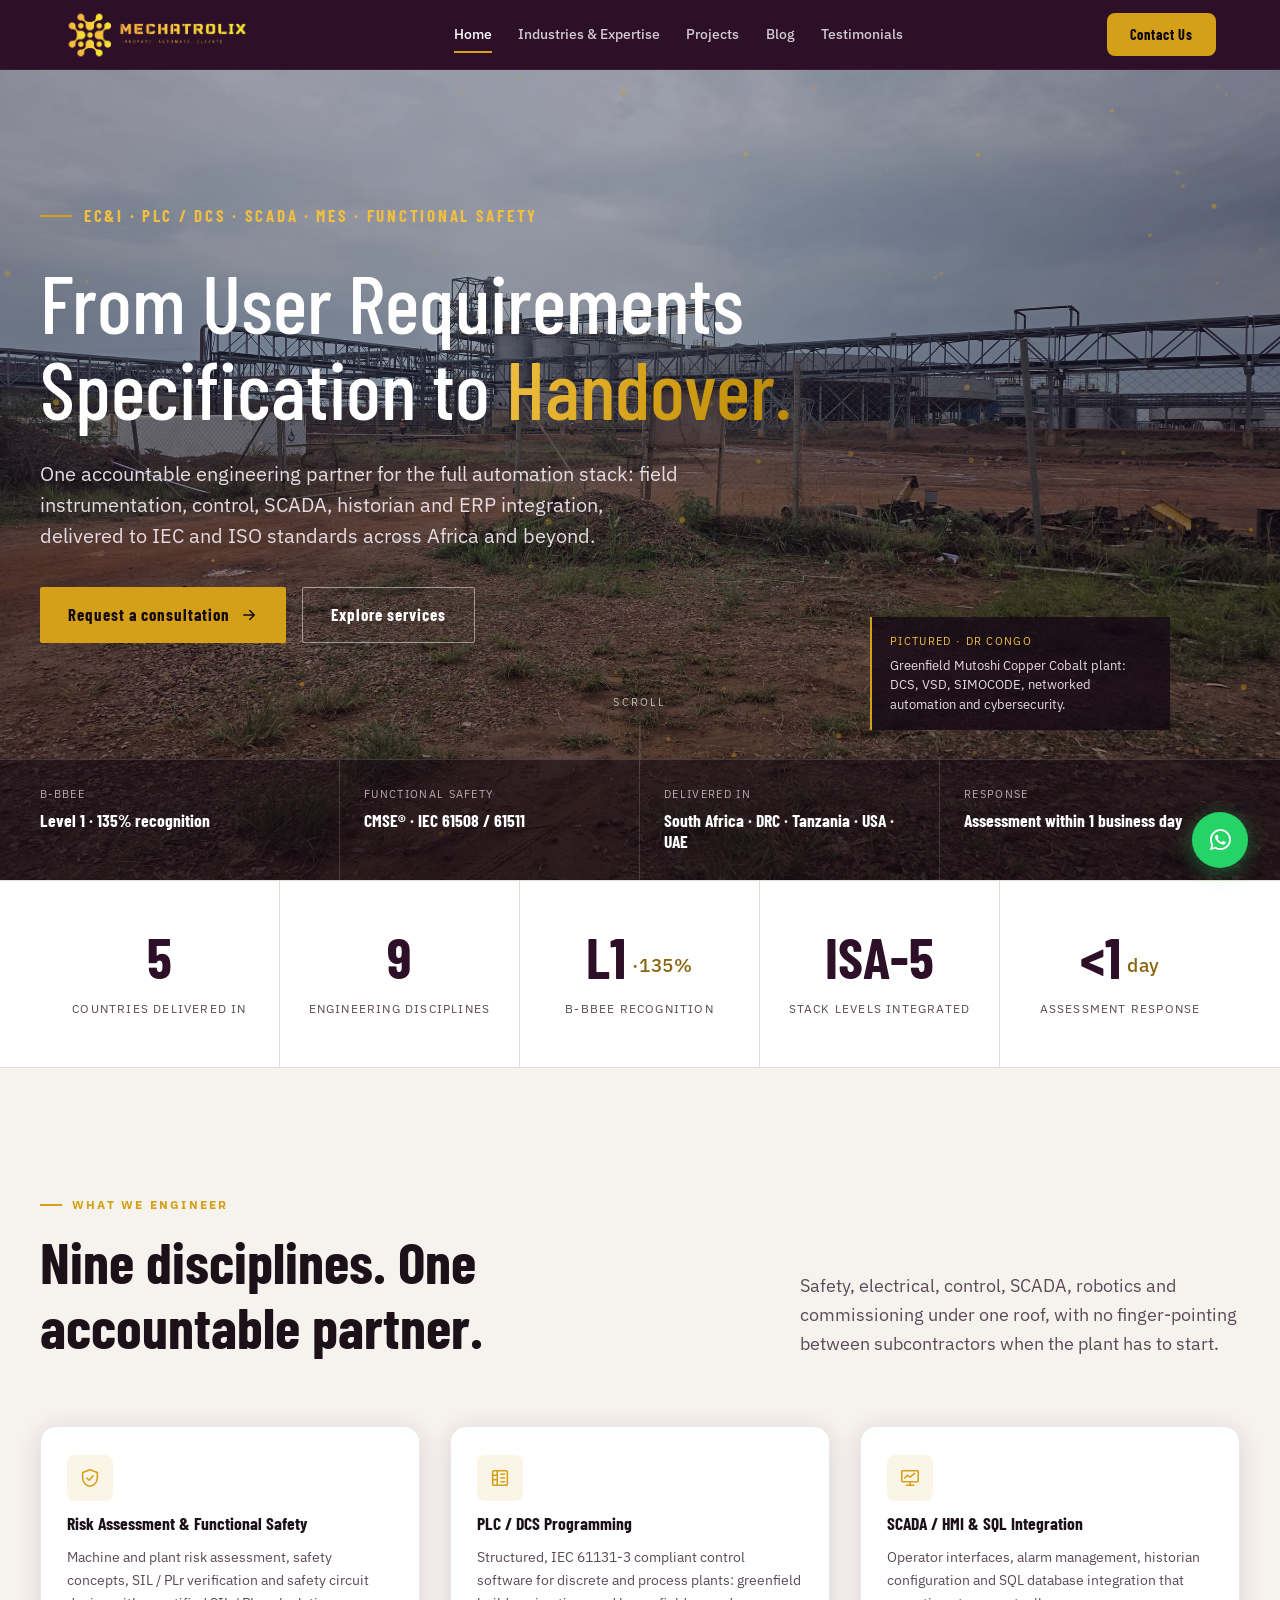
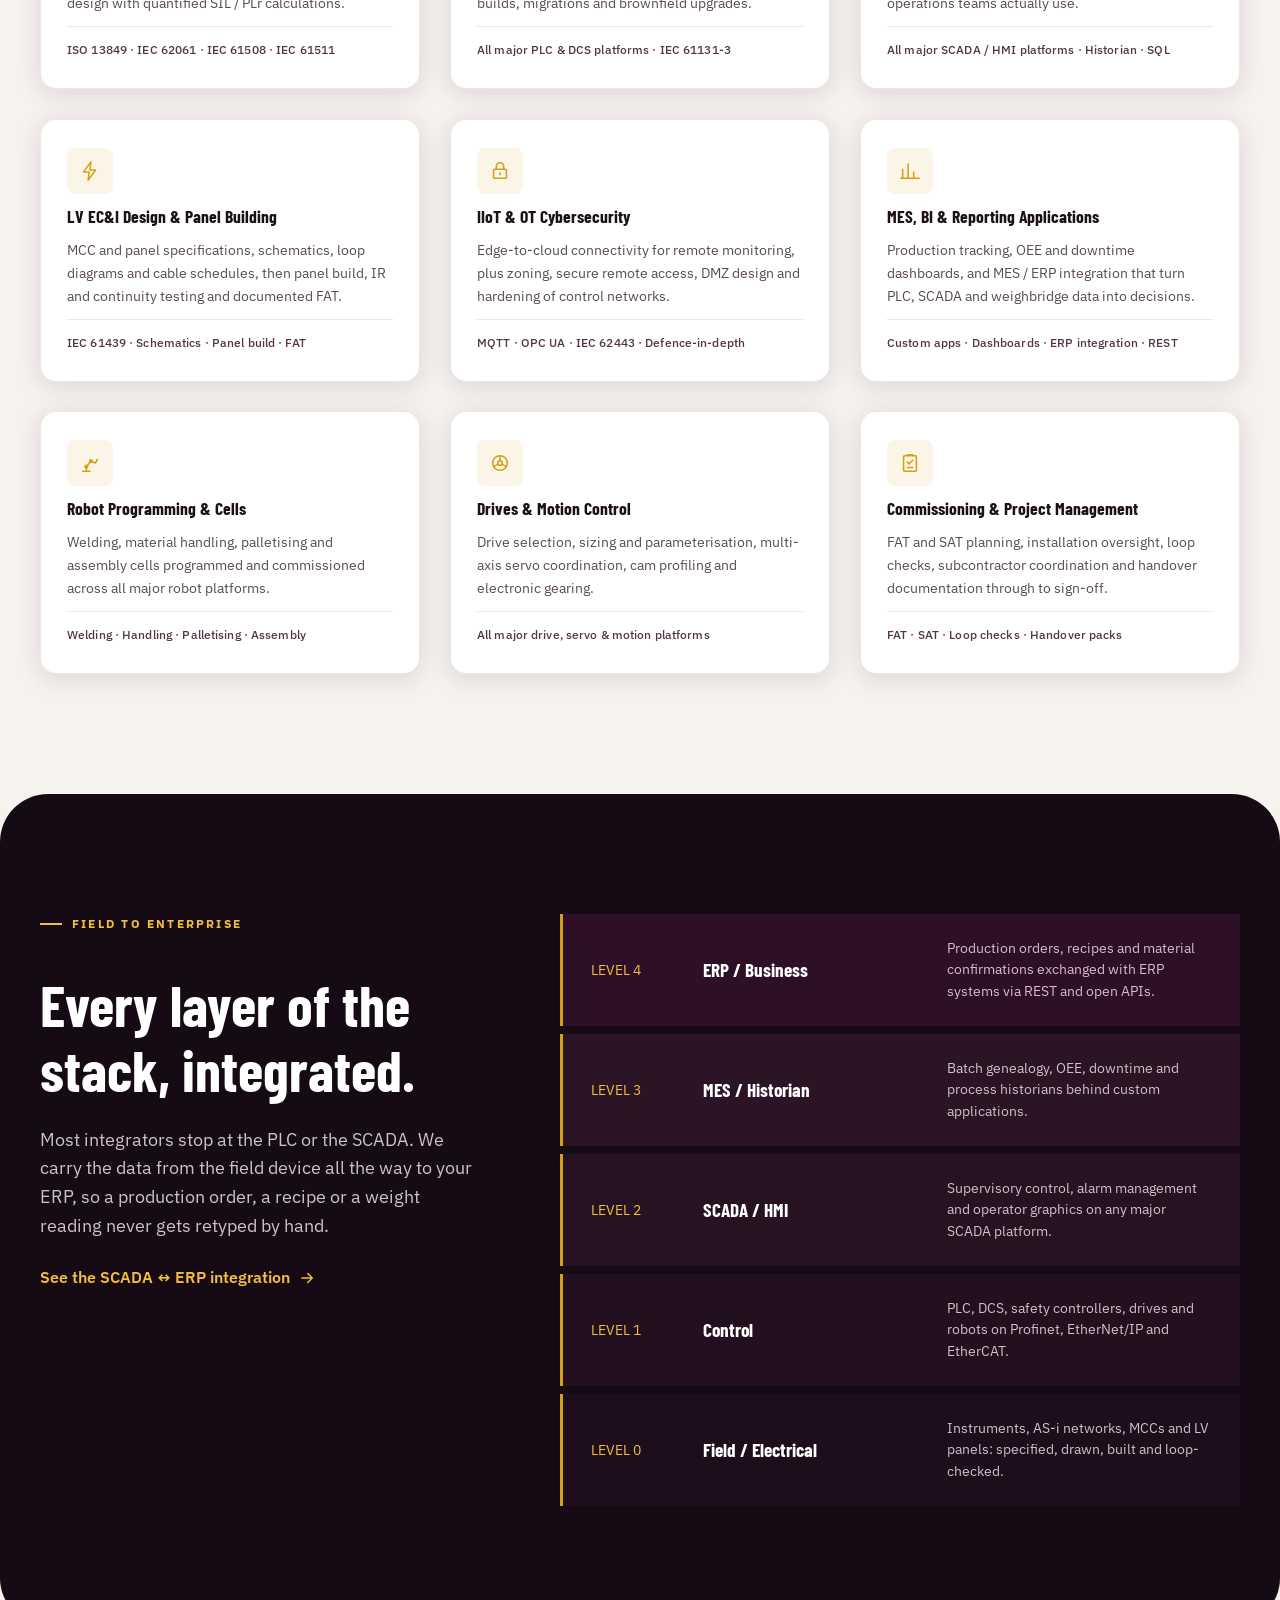
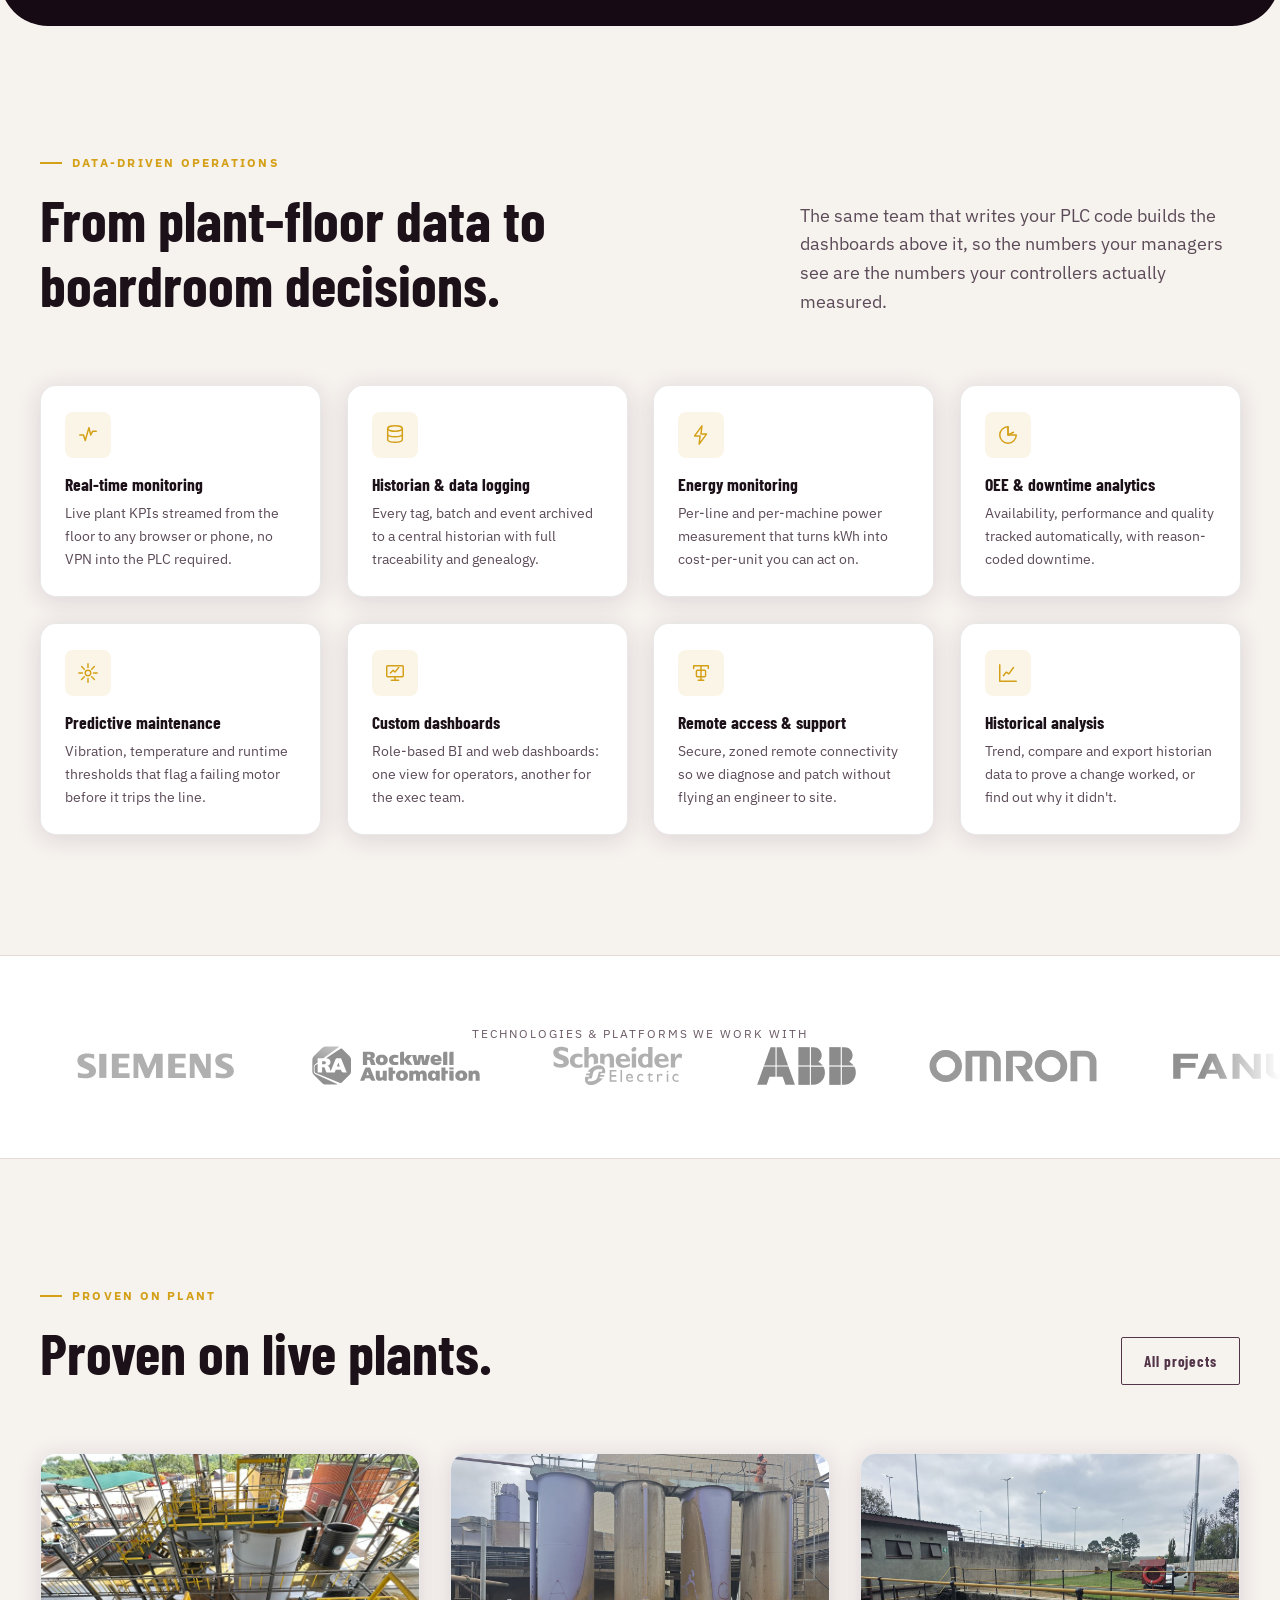
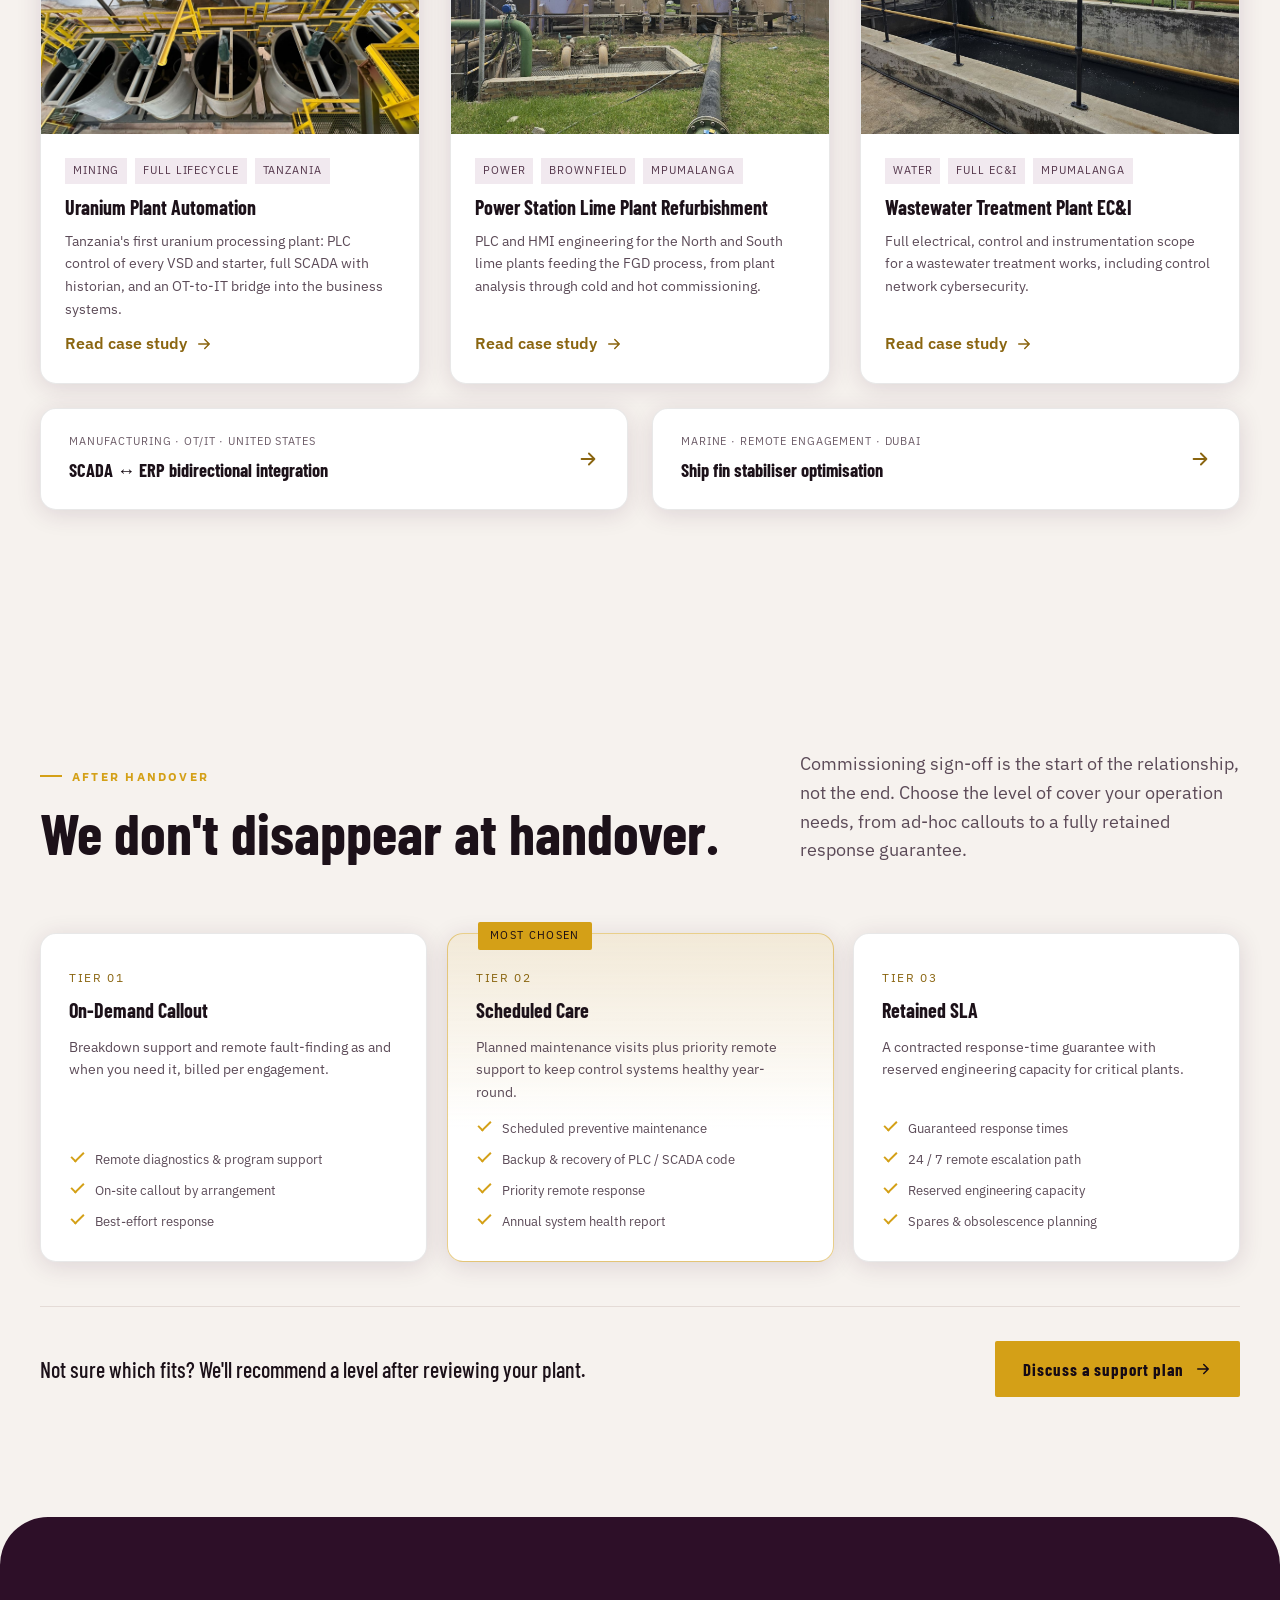
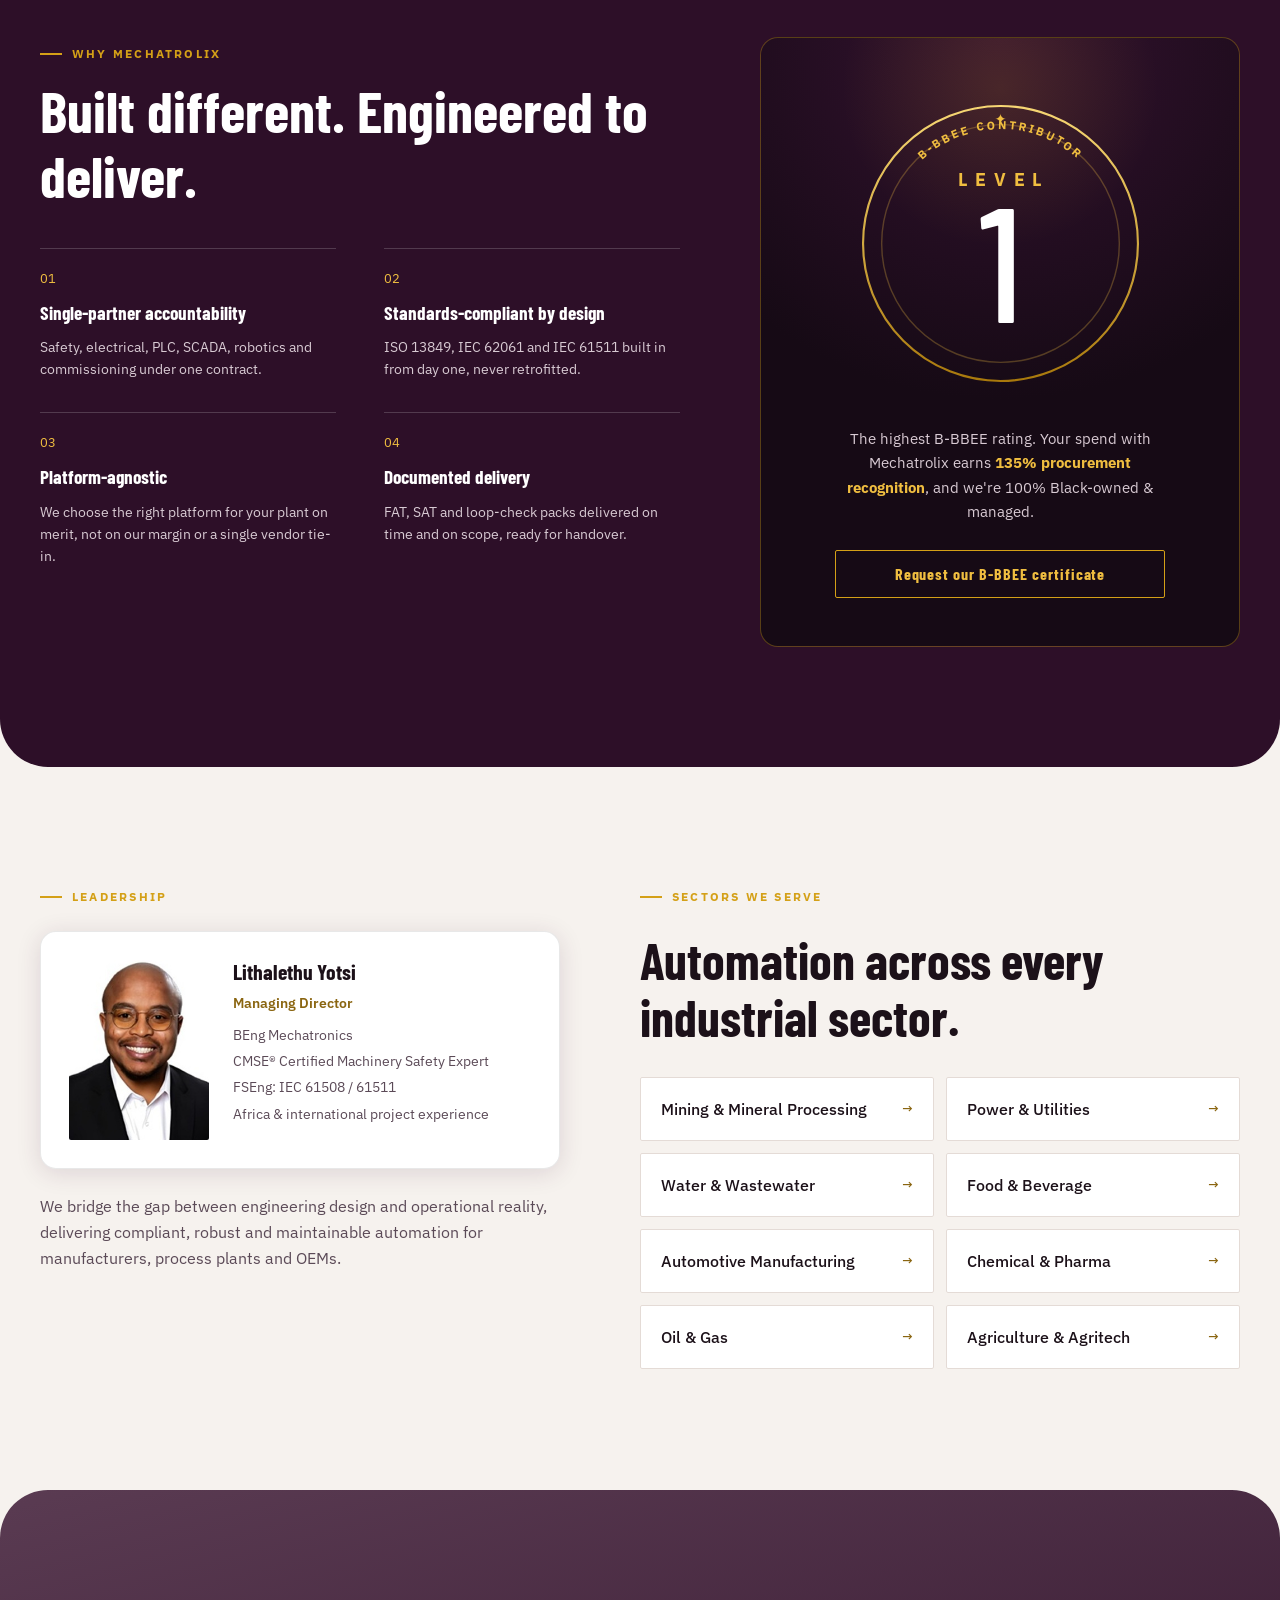
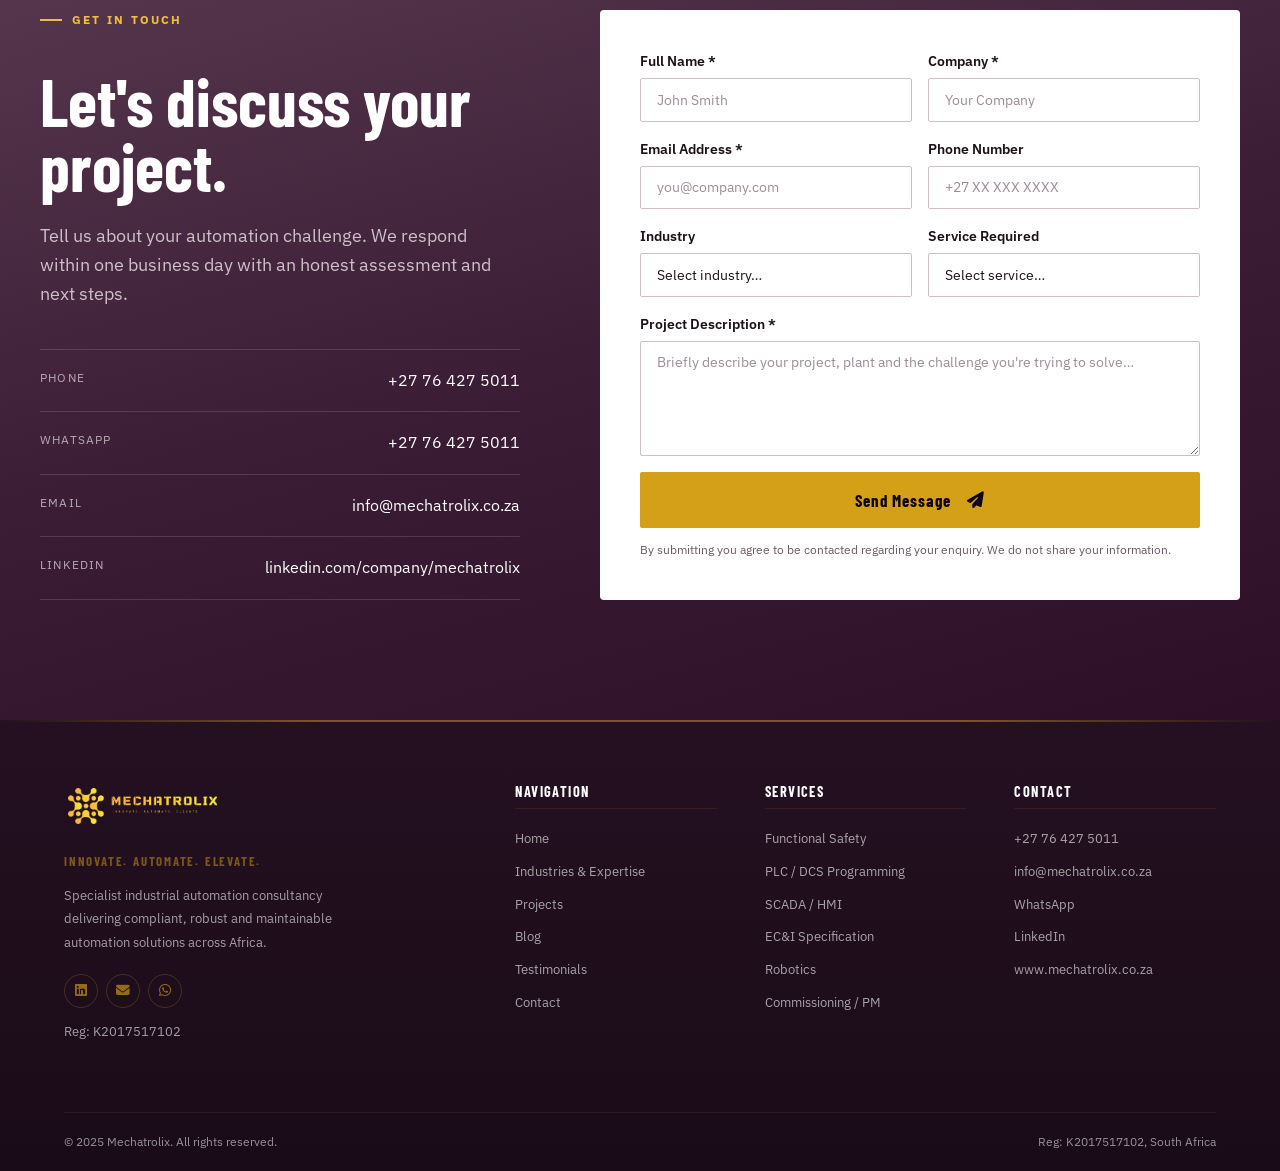
<file: index.html>
<!DOCTYPE html>
<html lang="en">
<head>
  <meta charset="UTF-8">
  <meta name="viewport" content="width=device-width, initial-scale=1.0">
  <title>Mechatrolix | Industrial Automation Consultancy</title>
  <meta name="description" content="Mechatrolix is a specialist industrial automation consultancy offering PLC programming, SCADA development, functional safety, robotics and EC&I services across Africa.">
  <meta name="keywords" content="industrial automation, PLC programming, SCADA, functional safety, IEC 61511, ISO 13849, industrial robotics, Africa">
  <meta property="og:title" content="Mechatrolix | Industrial Automation Consultancy">
  <meta property="og:description" content="End-to-end industrial automation from certified functional safety design to full plant commissioning.">
  <meta property="og:type" content="website">
  <meta property="og:url" content="https://www.mechatrolix.co.za">
  <link rel="icon" type="image/png" href="images/favicon.png">
  <link rel="preconnect" href="https://fonts.googleapis.com">
  <link rel="preconnect" href="https://fonts.gstatic.com" crossorigin>
  <link href="https://fonts.googleapis.com/css2?family=Barlow+Condensed:wght@500;600;700&family=IBM+Plex+Mono:wght@500&family=IBM+Plex+Sans:wght@300;400;500;600;700&display=swap" rel="stylesheet">
  <link rel="stylesheet" href="https://cdnjs.cloudflare.com/ajax/libs/font-awesome/6.5.0/css/all.min.css">
  <link rel="stylesheet" href="css/style.css">
  <link rel="stylesheet" href="css/home.css">
</head>
<body class="home">

<!-- ============================================================
     NAVBAR
     ============================================================ -->
<header class="navbar" id="navbar">
  <div class="nav-inner">
    <a href="index.html" class="nav-logo">
      <img src="images/logo-color.png" alt="Mechatrolix" class="nav-logo-img">
    </a>
    <nav class="nav-links" id="navLinks">
      <a href="index.html"       class="nav-link" data-page="index.html">Home</a>
      <a href="industries.html"  class="nav-link" data-page="industries.html">Industries &amp; Expertise</a>
      <a href="projects.html"    class="nav-link" data-page="projects.html">Projects</a>
      <a href="blog.html"        class="nav-link" data-page="blog.html">Blog</a>
      <a href="testimonials.html" class="nav-link" data-page="testimonials.html">Testimonials</a>
      <a href="index.html#contact" class="btn btn-gold btn-sm nav-link-cta-mobile">Contact Us</a>
    </nav>
    <div class="nav-cta">
      <a href="index.html#contact" class="btn btn-gold btn-sm">Contact Us</a>
    </div>
    <button class="hamburger" id="hamburger" aria-label="Toggle menu">
      <span></span><span></span><span></span>
    </button>
  </div>
</header>

<!-- WhatsApp float -->
<a href="https://wa.me/27764275011" class="wa-float" target="_blank" rel="noopener" aria-label="Chat on WhatsApp">
  <i class="fa-brands fa-whatsapp"></i>
</a>

<main>

<!-- ============================================================
     HERO
     ============================================================ -->
<section id="home" class="h-hero">
  <div class="h-hero-slides" id="heroSlides" aria-hidden="true">
    <div class="h-hero-slide is-active" style="background-image:url('images/mutoshi/Mutoshi_01.jpeg')"></div>
    <div class="h-hero-slide" style="background-image:url('images/mutoshi/Mutoshi_02.jpeg')"></div>
    <div class="h-hero-slide" style="background-image:url('images/mutoshi/Mutoshi_03.jpeg')"></div>
    <div class="h-hero-slide" style="background-image:url('images/mutoshi/Mutoshi_04.jpeg')"></div>
    <div class="h-hero-slide" style="background-image:url('images/mutoshi/Mutoshi_05.jpeg')"></div>
    <div class="h-hero-slide" style="background-image:url('images/mutoshi/Mutoshi_06.jpeg')"></div>
    <div class="h-hero-slide" style="background-image:url('images/mutoshi/Mutoshi_07.jpeg')"></div>
    <div class="h-hero-slide" style="background-image:url('images/mutoshi/Mutoshi_08.jpeg')"></div>
    <div class="h-hero-slide" style="background-image:url('images/mutoshi/Mutoshi_09.jpeg')"></div>
    <div class="h-hero-slide" style="background-image:url('images/mutoshi/Mutoshi_10.jpeg')"></div>
    <div class="h-hero-slide" style="background-image:url('images/mutoshi/Mutoshi_11.jpeg')"></div>
    <div class="h-hero-slide" style="background-image:url('images/mutoshi/Mutoshi_12.jpeg')"></div>
    <div class="h-hero-slide" style="background-image:url('images/mutoshi/Mutoshi_13.jpeg')"></div>
    <div class="h-hero-slide" style="background-image:url('images/mutoshi/Mutoshi_14.jpeg')"></div>
    <div class="h-hero-slide" style="background-image:url('images/mutoshi/Mutoshi_15.jpeg')"></div>
    <div class="h-hero-slide" style="background-image:url('images/mutoshi/Mutoshi_16.jpeg')"></div>
    <div class="h-hero-slide" style="background-image:url('images/mutoshi/Mutoshi_17.jpeg')"></div>
    <div class="h-hero-slide" style="background-image:url('images/mutoshi/Mutoshi_18.jpeg')"></div>
    <div class="h-hero-slide" style="background-image:url('images/mutoshi/Mutoshi_19.jpeg')"></div>
    <div class="h-hero-slide" style="background-image:url('images/mutoshi/Mutoshi_20.jpeg')"></div>
    <div class="h-hero-slide" style="background-image:url('images/mutoshi/Mutoshi_21.jpeg')"></div>
    <div class="h-hero-slide" style="background-image:url('images/mutoshi/Mutoshi_22.jpeg')"></div>
    <div class="h-hero-slide" style="background-image:url('images/mutoshi/Mutoshi_23.jpeg')"></div>
    <div class="h-hero-slide" style="background-image:url('images/mutoshi/Mutoshi_24.jpeg')"></div>
  </div>
  <canvas id="heroCanvas" class="h-hero-canvas" aria-hidden="true"></canvas>
  <div class="h-hero-body">
    <div class="h-wrap">
      <div class="h-hero-copy">
        <div class="h-hero-tag h-in">EC&amp;I · PLC / DCS · SCADA · MES · FUNCTIONAL SAFETY</div>
        <h1 class="h-in">From User Requirements Specification to <span class="h-grad">Handover.</span></h1>
        <p class="h-in">One accountable engineering partner for the full automation stack: field instrumentation, control, SCADA, historian and ERP integration, delivered to IEC and ISO standards across Africa and beyond.</p>
        <div class="h-hero-ctas h-in">
          <a href="#contact" class="h-btn h-btn-gold">Request a consultation
            <svg class="h-arrow" viewBox="0 0 24 24" fill="none" stroke="currentColor" stroke-width="2" stroke-linecap="round" stroke-linejoin="round"><path d="M5 12h14M13 6l6 6-6 6"/></svg></a>
          <a href="#services" class="h-btn h-btn-ghost">Explore services</a>
        </div>
      </div>
    </div>
  </div>
  <a href="#services" class="h-scroll-cue" aria-label="Scroll to services"><span>SCROLL</span><i></i></a>
  <div class="h-pictured"><span>PICTURED · DR CONGO</span>Greenfield Mutoshi Copper Cobalt plant: DCS, VSD, SIMOCODE, networked automation and cybersecurity.</div>
  <div class="h-trust">
    <div class="h-wrap">
      <div class="h-trust-item"><small>B-BBEE</small><strong>Level 1 · 135% recognition</strong></div>
      <div class="h-trust-item"><small>Functional safety</small><strong>CMSE® · IEC 61508 / 61511</strong></div>
      <div class="h-trust-item"><small>Delivered in</small><strong>South Africa · DRC · Tanzania · USA · UAE</strong></div>
      <div class="h-trust-item"><small>Response</small><strong>Assessment within 1 business day</strong></div>
    </div>
  </div>
</section>

<!-- ============================================================
     METRICS BAND
     ============================================================ -->
<section class="h-metrics" aria-label="Key figures">
  <div class="h-wrap">
    <div class="h-metric fade-up">
      <strong class="h-count" data-target="5" data-suffix="">0</strong>
      <small>Countries delivered in</small>
    </div>
    <div class="h-metric fade-up">
      <strong class="h-count" data-target="9" data-suffix="">0</strong>
      <small>Engineering disciplines</small>
    </div>
    <div class="h-metric fade-up">
      <strong>L1<em>·135%</em></strong>
      <small>B-BBEE recognition</small>
    </div>
    <div class="h-metric fade-up">
      <strong class="h-count" data-target="5" data-prefix="ISA-" data-suffix="">0</strong>
      <small>Stack levels integrated</small>
    </div>
    <div class="h-metric fade-up">
      <strong>&lt;1<em>day</em></strong>
      <small>Assessment response</small>
    </div>
  </div>
</section>

<!-- ============================================================
     SERVICES
     ============================================================ -->
<section id="services" class="h-section">
  <div class="h-wrap">
    <div class="h-head fade-up">
      <div>
        <div class="h-eyebrow">What we engineer</div>
        <h2 class="h-title">Nine disciplines. One accountable partner.</h2>
      </div>
      <p>Safety, electrical, control, SCADA, robotics and commissioning under one roof, with no finger-pointing between subcontractors when the plant has to start.</p>
    </div>
    <div class="h-grid-3">
      <article class="h-svc fade-up">
        <div class="h-svc-top"><div class="h-svc-icon"><svg viewBox="0 0 24 24" fill="none" stroke="currentColor" stroke-width="1.7" stroke-linecap="round" stroke-linejoin="round"><path d="M12 3l8 3v6c0 4.5-3.4 8.2-8 9-4.6-.8-8-4.5-8-9V6z"/><path d="M8.5 12l2.5 2.5 4.5-5"/></svg></div><span>SVC-01</span></div>
        <h3>Risk Assessment &amp; Functional Safety</h3>
        <p>Machine and plant risk assessment, safety concepts, SIL / PLr verification and safety circuit design with quantified SIL / PLr calculations.</p>
        <div class="h-svc-tech">ISO 13849 · IEC 62061 · IEC 61508 · IEC 61511</div>
      </article>
      <article class="h-svc fade-up">
        <div class="h-svc-top"><div class="h-svc-icon"><svg viewBox="0 0 24 24" fill="none" stroke="currentColor" stroke-width="1.7" stroke-linecap="round" stroke-linejoin="round"><rect x="4" y="4" width="16" height="16" rx="1"/><path d="M9 4v16M4 9h5M4 14h5M13 8h4M13 12h4M13 16h4"/></svg></div><span>SVC-02</span></div>
        <h3>PLC / DCS Programming</h3>
        <p>Structured, IEC 61131-3 compliant control software for discrete and process plants: greenfield builds, migrations and brownfield upgrades.</p>
        <div class="h-svc-tech">All major PLC &amp; DCS platforms · IEC 61131-3</div>
      </article>
      <article class="h-svc fade-up">
        <div class="h-svc-top"><div class="h-svc-icon"><svg viewBox="0 0 24 24" fill="none" stroke="currentColor" stroke-width="1.7" stroke-linecap="round" stroke-linejoin="round"><rect x="3" y="4" width="18" height="12" rx="1"/><path d="M8 20h8M12 16v4M6 12l3-3 3 2 5-4"/></svg></div><span>SVC-03</span></div>
        <h3>SCADA / HMI &amp; SQL Integration</h3>
        <p>Operator interfaces, alarm management, historian configuration and SQL database integration that operations teams actually use.</p>
        <div class="h-svc-tech">All major SCADA / HMI platforms · Historian · SQL</div>
      </article>
      <article class="h-svc fade-up">
        <div class="h-svc-top"><div class="h-svc-icon"><svg viewBox="0 0 24 24" fill="none" stroke="currentColor" stroke-width="1.7" stroke-linecap="round" stroke-linejoin="round"><path d="M13 2L5 13h6l-1 9 8-11h-6z"/></svg></div><span>SVC-04</span></div>
        <h3>LV EC&amp;I Design &amp; Panel Building</h3>
        <p>MCC and panel specifications, schematics, loop diagrams and cable schedules, then panel build, IR and continuity testing and documented FAT.</p>
        <div class="h-svc-tech">IEC 61439 · Schematics · Panel build · FAT</div>
      </article>
      <article class="h-svc fade-up">
        <div class="h-svc-top"><div class="h-svc-icon"><svg viewBox="0 0 24 24" fill="none" stroke="currentColor" stroke-width="1.7" stroke-linecap="round" stroke-linejoin="round"><rect x="5" y="10" width="14" height="10" rx="1"/><path d="M8 10V7a4 4 0 018 0v3M12 14v2"/></svg></div><span>SVC-05</span></div>
        <h3>IIoT &amp; OT Cybersecurity</h3>
        <p>Edge-to-cloud connectivity for remote monitoring, plus zoning, secure remote access, DMZ design and hardening of control networks.</p>
        <div class="h-svc-tech">MQTT · OPC UA · IEC 62443 · Defence-in-depth</div>
      </article>
      <article class="h-svc fade-up">
        <div class="h-svc-top"><div class="h-svc-icon"><svg viewBox="0 0 24 24" fill="none" stroke="currentColor" stroke-width="1.7" stroke-linecap="round" stroke-linejoin="round"><path d="M4 20V10M10 20V4M16 20v-7M22 20H2"/></svg></div><span>SVC-06</span></div>
        <h3>MES, BI &amp; Reporting Applications</h3>
        <p>Production tracking, OEE and downtime dashboards, and MES / ERP integration that turn PLC, SCADA and weighbridge data into decisions.</p>
        <div class="h-svc-tech">Custom apps · Dashboards · ERP integration · REST</div>
      </article>
      <article class="h-svc fade-up">
        <div class="h-svc-top"><div class="h-svc-icon"><svg viewBox="0 0 24 24" fill="none" stroke="currentColor" stroke-width="1.7" stroke-linecap="round" stroke-linejoin="round"><path d="M4 21h8M8 21v-5M8 16l5-6M13 10l5 2M18 12l2-4"/><circle cx="13" cy="10" r="1.5"/><circle cx="8" cy="16" r="1.5"/></svg></div><span>SVC-07</span></div>
        <h3>Robot Programming &amp; Cells</h3>
        <p>Welding, material handling, palletising and assembly cells programmed and commissioned across all major robot platforms.</p>
        <div class="h-svc-tech">Welding · Handling · Palletising · Assembly</div>
      </article>
      <article class="h-svc fade-up">
        <div class="h-svc-top"><div class="h-svc-icon"><svg viewBox="0 0 24 24" fill="none" stroke="currentColor" stroke-width="1.7" stroke-linecap="round" stroke-linejoin="round"><circle cx="12" cy="12" r="8"/><circle cx="12" cy="12" r="2.5"/><path d="M12 4v5.5M18.9 16l-4.7-2.7M5.1 16l4.7-2.7"/></svg></div><span>SVC-08</span></div>
        <h3>Drives &amp; Motion Control</h3>
        <p>Drive selection, sizing and parameterisation, multi-axis servo coordination, cam profiling and electronic gearing.</p>
        <div class="h-svc-tech">All major drive, servo &amp; motion platforms</div>
      </article>
      <article class="h-svc fade-up">
        <div class="h-svc-top"><div class="h-svc-icon"><svg viewBox="0 0 24 24" fill="none" stroke="currentColor" stroke-width="1.7" stroke-linecap="round" stroke-linejoin="round"><rect x="5" y="4" width="14" height="17" rx="1"/><path d="M9 4V3h6v1M9 11l2 2 4-4M9 17h6"/></svg></div><span>SVC-09</span></div>
        <h3>Commissioning &amp; Project Management</h3>
        <p>FAT and SAT planning, installation oversight, loop checks, subcontractor coordination and handover documentation through to sign-off.</p>
        <div class="h-svc-tech">FAT · SAT · Loop checks · Handover packs</div>
      </article>
    </div>
  </div>
</section>

<!-- ============================================================
     FIELD TO ENTERPRISE
     ============================================================ -->
<section class="h-section h-dark h-stack">
  <div class="h-wrap">
    <div class="h-stack-intro fade-up">
      <div class="h-eyebrow">Field to enterprise</div>
      <h2 class="h-title">Every layer of the stack, integrated.</h2>
      <p>Most integrators stop at the PLC or the SCADA. We carry the data from the field device all the way to your ERP, so a production order, a recipe or a weight reading never gets retyped by hand.</p>
      <a href="projects.html" class="h-link">See the SCADA ↔ ERP integration
        <svg class="h-arrow" viewBox="0 0 24 24" fill="none" stroke="currentColor" stroke-width="2" stroke-linecap="round" stroke-linejoin="round"><path d="M5 12h14M13 6l6 6-6 6"/></svg></a>
    </div>
    <div class="h-levels fade-up">
      <div class="h-level"><small>LEVEL 4</small><strong>ERP / Business</strong><span>Production orders, recipes and material confirmations exchanged with ERP systems via REST and open APIs.</span></div>
      <div class="h-level"><small>LEVEL 3</small><strong>MES / Historian</strong><span>Batch genealogy, OEE, downtime and process historians behind custom applications.</span></div>
      <div class="h-level"><small>LEVEL 2</small><strong>SCADA / HMI</strong><span>Supervisory control, alarm management and operator graphics on any major SCADA platform.</span></div>
      <div class="h-level"><small>LEVEL 1</small><strong>Control</strong><span>PLC, DCS, safety controllers, drives and robots on Profinet, EtherNet/IP and EtherCAT.</span></div>
      <div class="h-level"><small>LEVEL 0</small><strong>Field / Electrical</strong><span>Instruments, AS-i networks, MCCs and LV panels: specified, drawn, built and loop-checked.</span></div>
    </div>
  </div>
</section>

<!-- ============================================================
     DIGITAL / INDUSTRY 4.0 CAPABILITIES
     ============================================================ -->
<section id="digital" class="h-section h-digital">
  <div class="h-wrap">
    <div class="h-head fade-up">
      <div>
        <div class="h-eyebrow">Data-driven operations</div>
        <h2 class="h-title">From plant-floor data to boardroom decisions.</h2>
      </div>
      <p>The same team that writes your PLC code builds the dashboards above it, so the numbers your managers see are the numbers your controllers actually measured.</p>
    </div>
    <div class="h-caps">
      <article class="h-cap fade-up">
        <div class="h-cap-ico"><svg viewBox="0 0 24 24" fill="none" stroke="currentColor" stroke-width="1.6" stroke-linecap="round" stroke-linejoin="round"><path d="M3 12h4l2 6 4-14 2 8 2-4h4"/></svg></div>
        <h3>Real-time monitoring</h3>
        <p>Live plant KPIs streamed from the floor to any browser or phone, no VPN into the PLC required.</p>
      </article>
      <article class="h-cap fade-up">
        <div class="h-cap-ico"><svg viewBox="0 0 24 24" fill="none" stroke="currentColor" stroke-width="1.6" stroke-linecap="round" stroke-linejoin="round"><ellipse cx="12" cy="5" rx="8" ry="3"/><path d="M4 5v6c0 1.7 3.6 3 8 3s8-1.3 8-3V5M4 11v6c0 1.7 3.6 3 8 3s8-1.3 8-3v-6"/></svg></div>
        <h3>Historian &amp; data logging</h3>
        <p>Every tag, batch and event archived to a central historian with full traceability and genealogy.</p>
      </article>
      <article class="h-cap fade-up">
        <div class="h-cap-ico"><svg viewBox="0 0 24 24" fill="none" stroke="currentColor" stroke-width="1.6" stroke-linecap="round" stroke-linejoin="round"><path d="M13 2L5 13h6l-1 9 8-11h-6z"/></svg></div>
        <h3>Energy monitoring</h3>
        <p>Per-line and per-machine power measurement that turns kWh into cost-per-unit you can act on.</p>
      </article>
      <article class="h-cap fade-up">
        <div class="h-cap-ico"><svg viewBox="0 0 24 24" fill="none" stroke="currentColor" stroke-width="1.6" stroke-linecap="round" stroke-linejoin="round"><path d="M12 3a9 9 0 109 9h-9z"/><path d="M12 3v9l6-3"/></svg></div>
        <h3>OEE &amp; downtime analytics</h3>
        <p>Availability, performance and quality tracked automatically, with reason-coded downtime.</p>
      </article>
      <article class="h-cap fade-up">
        <div class="h-cap-ico"><svg viewBox="0 0 24 24" fill="none" stroke="currentColor" stroke-width="1.6" stroke-linecap="round" stroke-linejoin="round"><path d="M12 2v4M12 18v4M2 12h4M18 12h4M5 5l3 3M16 16l3 3M19 5l-3 3M8 16l-3 3"/><circle cx="12" cy="12" r="3"/></svg></div>
        <h3>Predictive maintenance</h3>
        <p>Vibration, temperature and runtime thresholds that flag a failing motor before it trips the line.</p>
      </article>
      <article class="h-cap fade-up">
        <div class="h-cap-ico"><svg viewBox="0 0 24 24" fill="none" stroke="currentColor" stroke-width="1.6" stroke-linecap="round" stroke-linejoin="round"><rect x="3" y="4" width="18" height="12" rx="1"/><path d="M8 20h8M12 16v4M7 12l3-3 2 2 4-5"/></svg></div>
        <h3>Custom dashboards</h3>
        <p>Role-based BI and web dashboards: one view for operators, another for the exec team.</p>
      </article>
      <article class="h-cap fade-up">
        <div class="h-cap-ico"><svg viewBox="0 0 24 24" fill="none" stroke="currentColor" stroke-width="1.6" stroke-linecap="round" stroke-linejoin="round"><path d="M4 7V4h16v3M9 20h6M12 4v16"/><rect x="7" y="9" width="10" height="7" rx="1"/></svg></div>
        <h3>Remote access &amp; support</h3>
        <p>Secure, zoned remote connectivity so we diagnose and patch without flying an engineer to site.</p>
      </article>
      <article class="h-cap fade-up">
        <div class="h-cap-ico"><svg viewBox="0 0 24 24" fill="none" stroke="currentColor" stroke-width="1.6" stroke-linecap="round" stroke-linejoin="round"><path d="M3 3v18h18"/><path d="M7 15l3-4 3 2 5-7"/></svg></div>
        <h3>Historical analysis</h3>
        <p>Trend, compare and export historian data to prove a change worked, or find out why it didn't.</p>
      </article>
    </div>
  </div>
</section>

<!-- ============================================================
     TECHNOLOGIES / LOGO WALL
     ============================================================ -->
<section class="h-tech" aria-label="Technologies and platforms we work with">
  <div class="h-wrap h-tech-head fade-up">
    <small>TECHNOLOGIES &amp; PLATFORMS WE WORK WITH</small>
  </div>
  <div class="h-logos">
    <div class="h-logos-track">
      <img src="images/logos/siemens.svg" alt="Siemens" loading="lazy">
      <img src="images/logos/rockwell.svg" alt="Rockwell Automation" loading="lazy">
      <img src="images/logos/schneider.svg" alt="Schneider Electric" loading="lazy">
      <img src="images/logos/abb.svg" alt="ABB" loading="lazy">
      <img src="images/logos/omron.svg" alt="OMRON" loading="lazy">
      <img src="images/logos/fanuc.svg" alt="FANUC" loading="lazy">
      <img src="images/logos/beckhoff.svg" alt="Beckhoff" loading="lazy">
      <img src="images/logos/sew-eurodrive.svg" alt="SEW-EURODRIVE" loading="lazy">
      <img src="images/logos/eplan.svg" alt="EPLAN" loading="lazy">
      <img src="images/logos/ignition.svg" alt="Ignition by Inductive Automation" loading="lazy">
      <img src="images/logos/aveva.svg" alt="AVEVA" loading="lazy">
      <img src="images/logos/teltonika.png" alt="Teltonika" loading="lazy">
      <img src="images/logos/aws.svg" alt="Amazon Web Services" loading="lazy">
      <img src="images/logos/azure.svg" alt="Microsoft Azure" loading="lazy">
      <img src="images/logos/raspberry-pi.svg" alt="Raspberry Pi" loading="lazy">
      <img src="images/logos/node-red.svg" alt="Node-RED" loading="lazy">
      <img src="images/logos/grafana.svg" alt="Grafana" loading="lazy">
      <img src="images/logos/octoplant.svg" alt="octoplant" loading="lazy">
      <img src="images/logos/siemens.svg" alt="" aria-hidden="true" loading="lazy">
      <img src="images/logos/rockwell.svg" alt="" aria-hidden="true" loading="lazy">
      <img src="images/logos/schneider.svg" alt="" aria-hidden="true" loading="lazy">
      <img src="images/logos/abb.svg" alt="" aria-hidden="true" loading="lazy">
      <img src="images/logos/omron.svg" alt="" aria-hidden="true" loading="lazy">
      <img src="images/logos/fanuc.svg" alt="" aria-hidden="true" loading="lazy">
      <img src="images/logos/beckhoff.svg" alt="" aria-hidden="true" loading="lazy">
      <img src="images/logos/sew-eurodrive.svg" alt="" aria-hidden="true" loading="lazy">
      <img src="images/logos/eplan.svg" alt="" aria-hidden="true" loading="lazy">
      <img src="images/logos/ignition.svg" alt="" aria-hidden="true" loading="lazy">
      <img src="images/logos/aveva.svg" alt="" aria-hidden="true" loading="lazy">
      <img src="images/logos/teltonika.png" alt="" aria-hidden="true" loading="lazy">
      <img src="images/logos/aws.svg" alt="" aria-hidden="true" loading="lazy">
      <img src="images/logos/azure.svg" alt="" aria-hidden="true" loading="lazy">
      <img src="images/logos/raspberry-pi.svg" alt="" aria-hidden="true" loading="lazy">
      <img src="images/logos/node-red.svg" alt="" aria-hidden="true" loading="lazy">
      <img src="images/logos/grafana.svg" alt="" aria-hidden="true" loading="lazy">
      <img src="images/logos/octoplant.svg" alt="" aria-hidden="true" loading="lazy">
    </div>
  </div>
</section>

<!-- ============================================================
     PROJECTS
     ============================================================ -->
<section id="projects" class="h-section">
  <div class="h-wrap">
    <div class="h-head fade-up">
      <div>
        <div class="h-eyebrow">Proven on plant</div>
        <h2 class="h-title">Proven on live plants.</h2>
      </div>
      <a href="projects.html" class="h-btn h-btn-line">All projects</a>
    </div>
    <div class="h-grid-3">
      <article class="h-proj fade-up">
        <img src="images/mkuju-main.jpg" alt="Leach tanks at a uranium processing plant in Tanzania" loading="lazy">
        <div class="h-proj-body">
          <div class="h-tags"><span>MINING</span><span>FULL LIFECYCLE</span><span>TANZANIA</span></div>
          <h3>Uranium Plant Automation</h3>
          <p>Tanzania's first uranium processing plant: PLC control of every VSD and starter, full SCADA with historian, and an OT-to-IT bridge into the business systems.</p>
          <a href="projects.html" class="h-link">Read case study <svg class="h-arrow" viewBox="0 0 24 24" fill="none" stroke="currentColor" stroke-width="2" stroke-linecap="round" stroke-linejoin="round"><path d="M5 12h14M13 6l6 6-6 6"/></svg></a>
        </div>
      </article>
      <article class="h-proj fade-up">
        <img src="images/lime-plant-web.jpg" alt="Lime plant tanks at a power station in Mpumalanga" loading="lazy">
        <div class="h-proj-body">
          <div class="h-tags"><span>POWER</span><span>BROWNFIELD</span><span>MPUMALANGA</span></div>
          <h3>Power Station Lime Plant Refurbishment</h3>
          <p>PLC and HMI engineering for the North and South lime plants feeding the FGD process, from plant analysis through cold and hot commissioning.</p>
          <a href="projects.html" class="h-link">Read case study <svg class="h-arrow" viewBox="0 0 24 24" fill="none" stroke="currentColor" stroke-width="2" stroke-linecap="round" stroke-linejoin="round"><path d="M5 12h14M13 6l6 6-6 6"/></svg></a>
        </div>
      </article>
      <article class="h-proj fade-up">
        <img src="images/wwtp-web.jpg" alt="Wastewater treatment channel" loading="lazy">
        <div class="h-proj-body">
          <div class="h-tags"><span>WATER</span><span>FULL EC&amp;I</span><span>MPUMALANGA</span></div>
          <h3>Wastewater Treatment Plant EC&amp;I</h3>
          <p>Full electrical, control and instrumentation scope for a wastewater treatment works, including control network cybersecurity.</p>
          <a href="projects.html" class="h-link">Read case study <svg class="h-arrow" viewBox="0 0 24 24" fill="none" stroke="currentColor" stroke-width="2" stroke-linecap="round" stroke-linejoin="round"><path d="M5 12h14M13 6l6 6-6 6"/></svg></a>
        </div>
      </article>
    </div>
    <div class="h-grid-2">
      <a href="projects.html" class="h-proj-row fade-up"><div><small>MANUFACTURING · OT/IT · UNITED STATES</small><strong>SCADA ↔ ERP bidirectional integration</strong></div><svg viewBox="0 0 24 24" fill="none" stroke="currentColor" stroke-width="2" stroke-linecap="round" stroke-linejoin="round"><path d="M5 12h14M13 6l6 6-6 6"/></svg></a>
      <a href="projects.html" class="h-proj-row fade-up"><div><small>MARINE · REMOTE ENGAGEMENT · DUBAI</small><strong>Ship fin stabiliser optimisation</strong></div><svg viewBox="0 0 24 24" fill="none" stroke="currentColor" stroke-width="2" stroke-linecap="round" stroke-linejoin="round"><path d="M5 12h14M13 6l6 6-6 6"/></svg></a>
    </div>
  </div>
</section>

<!-- ============================================================
     SUPPORT & SLA
     ============================================================ -->
<section id="support" class="h-section h-support">
  <div class="h-wrap">
    <div class="h-head fade-up">
      <div>
        <div class="h-eyebrow">After handover</div>
        <h2 class="h-title">We don't disappear at handover.</h2>
      </div>
      <p>Commissioning sign-off is the start of the relationship, not the end. Choose the level of cover your operation needs, from ad-hoc callouts to a fully retained response guarantee.</p>
    </div>
    <div class="h-tiers">
      <article class="h-tier fade-up">
        <div class="h-tier-head"><span>TIER 01</span><h3>On-Demand Callout</h3></div>
        <p>Breakdown support and remote fault-finding as and when you need it, billed per engagement.</p>
        <ul>
          <li>Remote diagnostics &amp; program support</li>
          <li>On-site callout by arrangement</li>
          <li>Best-effort response</li>
        </ul>
      </article>
      <article class="h-tier h-tier-feature fade-up">
        <div class="h-tier-flag">MOST CHOSEN</div>
        <div class="h-tier-head"><span>TIER 02</span><h3>Scheduled Care</h3></div>
        <p>Planned maintenance visits plus priority remote support to keep control systems healthy year-round.</p>
        <ul>
          <li>Scheduled preventive maintenance</li>
          <li>Backup &amp; recovery of PLC / SCADA code</li>
          <li>Priority remote response</li>
          <li>Annual system health report</li>
        </ul>
      </article>
      <article class="h-tier fade-up">
        <div class="h-tier-head"><span>TIER 03</span><h3>Retained SLA</h3></div>
        <p>A contracted response-time guarantee with reserved engineering capacity for critical plants.</p>
        <ul>
          <li>Guaranteed response times</li>
          <li>24 / 7 remote escalation path</li>
          <li>Reserved engineering capacity</li>
          <li>Spares &amp; obsolescence planning</li>
        </ul>
      </article>
    </div>
    <div class="h-support-cta fade-up">
      <span>Not sure which fits? We'll recommend a level after reviewing your plant.</span>
      <a href="#contact" class="h-btn h-btn-gold">Discuss a support plan
        <svg class="h-arrow" viewBox="0 0 24 24" fill="none" stroke="currentColor" stroke-width="2" stroke-linecap="round" stroke-linejoin="round"><path d="M5 12h14M13 6l6 6-6 6"/></svg></a>
    </div>
  </div>
</section>

<!-- ============================================================
     WHY + B-BBEE
     ============================================================ -->
<section id="bbbee" class="h-section h-plum h-why">
  <div class="h-wrap">
    <div class="fade-up">
      <div class="h-eyebrow">Why Mechatrolix</div>
      <h2 class="h-title">Built different. Engineered to deliver.</h2>
      <div class="h-why-list">
        <div class="h-why-item"><small>01</small><strong>Single-partner accountability</strong><span>Safety, electrical, PLC, SCADA, robotics and commissioning under one contract.</span></div>
        <div class="h-why-item"><small>02</small><strong>Standards-compliant by design</strong><span>ISO 13849, IEC 62061 and IEC 61511 built in from day one, never retrofitted.</span></div>
        <div class="h-why-item"><small>03</small><strong>Platform-agnostic</strong><span>We choose the right platform for your plant on merit, not on our margin or a single vendor tie-in.</span></div>
        <div class="h-why-item"><small>04</small><strong>Documented delivery</strong><span>FAT, SAT and loop-check packs delivered on time and on scope, ready for handover.</span></div>
      </div>
    </div>
    <div class="h-bee fade-up">
      <div class="h-bee-seal">
        <svg viewBox="0 0 330 330" class="h-bee-seal-svg" aria-hidden="true" focusable="false">
          <defs>
            <linearGradient id="beeRing" x1="0" y1="0" x2="0" y2="1">
              <stop offset="0" stop-color="#f7d774"/>
              <stop offset="1" stop-color="#a9790c"/>
            </linearGradient>
            <path id="beeArcTop" d="M45,165 a120,120 0 0 1 240,0"/>
          </defs>
          <circle cx="165" cy="165" r="144" fill="none" stroke="url(#beeRing)" stroke-width="2.25"/>
          <circle cx="165" cy="165" r="124.5" fill="none" stroke="rgba(240,190,64,.28)" stroke-width="1.5"/>
          <text class="h-bee-arc"><textPath href="#beeArcTop" startOffset="50%">B-BBEE CONTRIBUTOR</textPath></text>
          <text x="165" y="40" class="h-bee-star" text-anchor="middle">&#10022;</text>
        </svg>
        <div class="h-bee-seal-core">
          <span class="h-bee-seal-label">LEVEL</span>
          <strong class="h-bee-seal-num">1</strong>
        </div>
      </div>
      <p class="h-bee-note">The highest B-BBEE rating. Your spend with Mechatrolix earns <b>135% procurement recognition</b>, and we're 100% Black-owned &amp; managed.</p>
      <a href="#contact" class="h-btn">Request our B-BBEE certificate</a>
    </div>
  </div>
</section>

<!-- ============================================================
     LEADERSHIP + INDUSTRIES
     ============================================================ -->
<section id="about" class="h-section h-about">
  <div class="h-wrap">
    <div class="h-about-col fade-up">
      <div class="h-eyebrow">Leadership</div>
      <div class="h-director">
        <img src="images/cv-photo.jpg" alt="Lithalethu Yotsi, Managing Director">
        <div>
          <strong>Lithalethu Yotsi</strong>
          <em>Managing Director</em>
          <ul>
            <li>BEng Mechatronics</li>
            <li>CMSE® Certified Machinery Safety Expert</li>
            <li>FSEng: IEC 61508 / 61511</li>
            <li>Africa &amp; international project experience</li>
          </ul>
        </div>
      </div>
      <p>We bridge the gap between engineering design and operational reality, delivering compliant, robust and maintainable automation for manufacturers, process plants and OEMs.</p>
    </div>
    <div id="industries-preview" class="h-about-col fade-up">
      <div class="h-eyebrow">Sectors we serve</div>
      <h2 class="h-title">Automation across every industrial sector.</h2>
      <div class="h-ind">
        <a href="industries.html">Mining &amp; Mineral Processing</a>
        <a href="industries.html">Power &amp; Utilities</a>
        <a href="industries.html">Water &amp; Wastewater</a>
        <a href="industries.html">Food &amp; Beverage</a>
        <a href="industries.html">Automotive Manufacturing</a>
        <a href="industries.html">Chemical &amp; Pharma</a>
        <a href="industries.html">Oil &amp; Gas</a>
        <a href="industries.html">Agriculture &amp; Agritech</a>
      </div>
    </div>
  </div>
</section>

<!-- ============================================================
     CONTACT
     ============================================================ -->
<section id="contact" class="h-section h-dark h-contact">
  <div class="h-wrap">
    <div class="h-contact-info fade-up">
      <div class="h-eyebrow">Get in touch</div>
      <h2 class="h-title">Let's discuss your project.</h2>
      <p>Tell us about your automation challenge. We respond within one business day with an honest assessment and next steps.</p>
      <div class="h-channels">
        <a href="tel:+27764275011"><small>PHONE</small><span>+27 76 427 5011</span></a>
        <a href="https://wa.me/27764275011" target="_blank" rel="noopener"><small>WHATSAPP</small><span>+27 76 427 5011</span></a>
        <a href="mailto:info@mechatrolix.co.za"><small>EMAIL</small><span>info@mechatrolix.co.za</span></a>
        <a href="https://linkedin.com/company/mechatrolix" target="_blank" rel="noopener"><small>LINKEDIN</small><span>linkedin.com/company/mechatrolix</span></a>
      </div>
    </div>
    <form class="contact-form-box fade-up d1" id="contactForm" method="POST" novalidate>
        <!-- formsubmit.co config -->
        <input type="hidden" name="_subject" value="New Enquiry - Mechatrolix Website">
        <input type="hidden" name="_captcha" value="false">
        <input type="hidden" name="_next" value="https://www.mechatrolix.co.za/index.html#contact">
        <input type="text" name="_honey" style="display:none" tabindex="-1" autocomplete="off">

        <div class="form-row">
          <div class="form-group">
            <label for="fname">Full Name *</label>
            <input type="text" id="fname" name="name" placeholder="John Smith" required>
          </div>
          <div class="form-group">
            <label for="fcompany">Company *</label>
            <input type="text" id="fcompany" name="company" placeholder="Your Company" required>
          </div>
        </div>
        <div class="form-row">
          <div class="form-group">
            <label for="femail">Email Address *</label>
            <input type="email" id="femail" name="email" placeholder="you@company.com" required>
          </div>
          <div class="form-group">
            <label for="fphone">Phone Number</label>
            <input type="tel" id="fphone" name="phone" placeholder="+27 XX XXX XXXX">
          </div>
        </div>
        <div class="form-row">
          <div class="form-group">
            <label for="findustry">Industry</label>
            <select id="findustry" name="industry">
              <option value="">Select industry…</option>
              <option>Manufacturing</option>
              <option>Automotive</option>
              <option>Mining &amp; Minerals</option>
              <option>Food &amp; Beverage</option>
              <option>Chemical &amp; Pharmaceutical</option>
              <option>Oil &amp; Gas</option>
              <option>Power Generation &amp; Transmission</option>
              <option>Water &amp; Wastewater</option>
              <option>Steel &amp; Metallurgy</option>
              <option>Agriculture &amp; Irrigation</option>
              <option>Marine</option>
              <option>Other</option>
            </select>
          </div>
          <div class="form-group">
            <label for="fservice">Service Required</label>
            <select id="fservice" name="service">
              <option value="">Select service…</option>
              <option>Machine/Plant Risk Assessment &amp; Functional Safety</option>
              <option>PLC / DCS Programming</option>
              <option>SCADA / HMI Development &amp; SQL Integration</option>
              <option>LV EC&amp;I Design, Electrical Schematics &amp; Panel Building</option>
              <option>IoT Integration &amp; OT Cybersecurity</option>
              <option>Custom Shop Floor Applications</option>
              <option>Robot Programming &amp; Cells</option>
              <option>Drives &amp; Motion Control</option>
              <option>Machine &amp; Plant Commissioning / PM</option>
              <option>Multiple / Full Project</option>
            </select>
          </div>
        </div>
        <div class="form-group">
          <label for="fmessage">Project Description *</label>
          <textarea id="fmessage" name="message" rows="5" placeholder="Briefly describe your project, plant and the challenge you're trying to solve…" required></textarea>
        </div>
        <button type="submit" class="btn btn-gold btn-full">
          Send Message &nbsp;<i class="fa-solid fa-paper-plane"></i>
        </button>
        <p class="form-note">By submitting you agree to be contacted regarding your enquiry. We do not share your information.</p>
        <p class="form-success" id="formSuccess"><i class="fa-solid fa-circle-check"></i> Thank you! We'll be in touch within one business day.</p>
      </form>
  </div>
</section>

</main>

<!-- ============================================================
     FOOTER
     ============================================================ -->
<footer class="footer">
  <div class="container">
    <div class="footer-grid">
      <div class="footer-brand">
        <a href="index.html" class="nav-logo">
          <img src="images/logo-color.png" alt="Mechatrolix" class="nav-logo-img">
        </a>
        <div class="footer-tagline">Innovate. Automate. Elevate.</div>
        <p>Specialist industrial automation consultancy delivering compliant, robust and maintainable automation solutions across Africa.</p>
        <div class="footer-social">
          <a href="https://linkedin.com/company/mechatrolix" target="_blank" rel="noopener" aria-label="LinkedIn"><i class="fa-brands fa-linkedin"></i></a>
          <a href="mailto:info@mechatrolix.co.za" aria-label="Email"><i class="fa-solid fa-envelope"></i></a>
          <a href="https://wa.me/27764275011" target="_blank" rel="noopener" aria-label="WhatsApp"><i class="fa-brands fa-whatsapp"></i></a>
        </div>
        <p class="footer-reg">Reg: K2017517102</p>
      </div>
      <div class="footer-col">
        <h4>Navigation</h4>
        <ul>
          <li><a href="index.html">Home</a></li>
          <li><a href="industries.html">Industries &amp; Expertise</a></li>
          <li><a href="projects.html">Projects</a></li>
          <li><a href="blog.html">Blog</a></li>
          <li><a href="testimonials.html">Testimonials</a></li>
          <li><a href="index.html#contact">Contact</a></li>
        </ul>
      </div>
      <div class="footer-col">
        <h4>Services</h4>
        <ul>
          <li><a href="index.html#services">Functional Safety</a></li>
          <li><a href="index.html#services">PLC / DCS Programming</a></li>
          <li><a href="index.html#services">SCADA / HMI</a></li>
          <li><a href="index.html#services">EC&amp;I Specification</a></li>
          <li><a href="index.html#services">Robotics</a></li>
          <li><a href="index.html#services">Commissioning / PM</a></li>
        </ul>
      </div>
      <div class="footer-col">
        <h4>Contact</h4>
        <ul>
          <li><a href="tel:+27764275011">+27 76 427 5011</a></li>
          <li><a href="mailto:info@mechatrolix.co.za">info@mechatrolix.co.za</a></li>
          <li><a href="https://wa.me/27764275011" target="_blank" rel="noopener">WhatsApp</a></li>
          <li><a href="https://linkedin.com/company/mechatrolix" target="_blank" rel="noopener">LinkedIn</a></li>
          <li><a href="https://www.mechatrolix.co.za">www.mechatrolix.co.za</a></li>
        </ul>
      </div>
    </div>
    <div class="footer-bottom">
      <p>&copy; 2025 Mechatrolix. All rights reserved.</p>
      <p>Reg: K2017517102, South Africa</p>
    </div>
  </div>
</footer>

<!-- Hunter.io email verification is handled in js/main.js -->
<script src="js/main.js"></script>
</body>
</html>
</file>
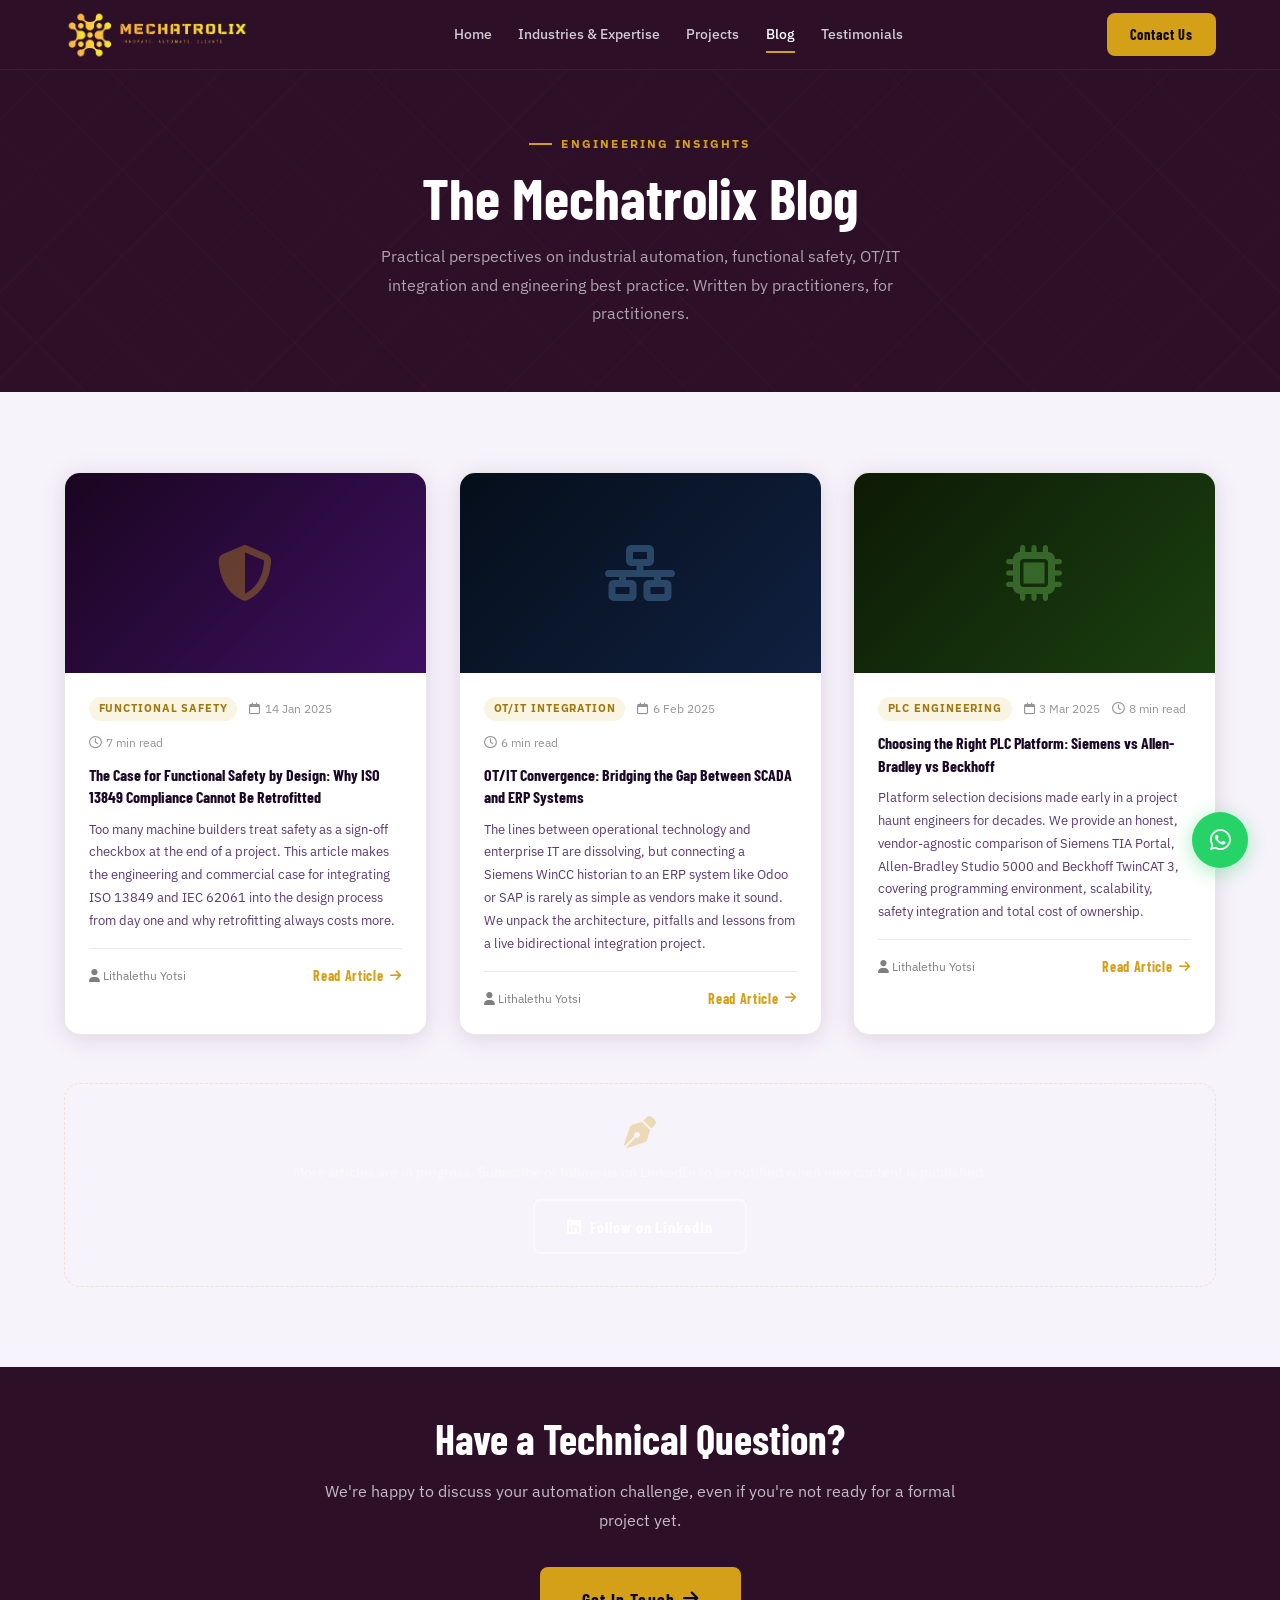
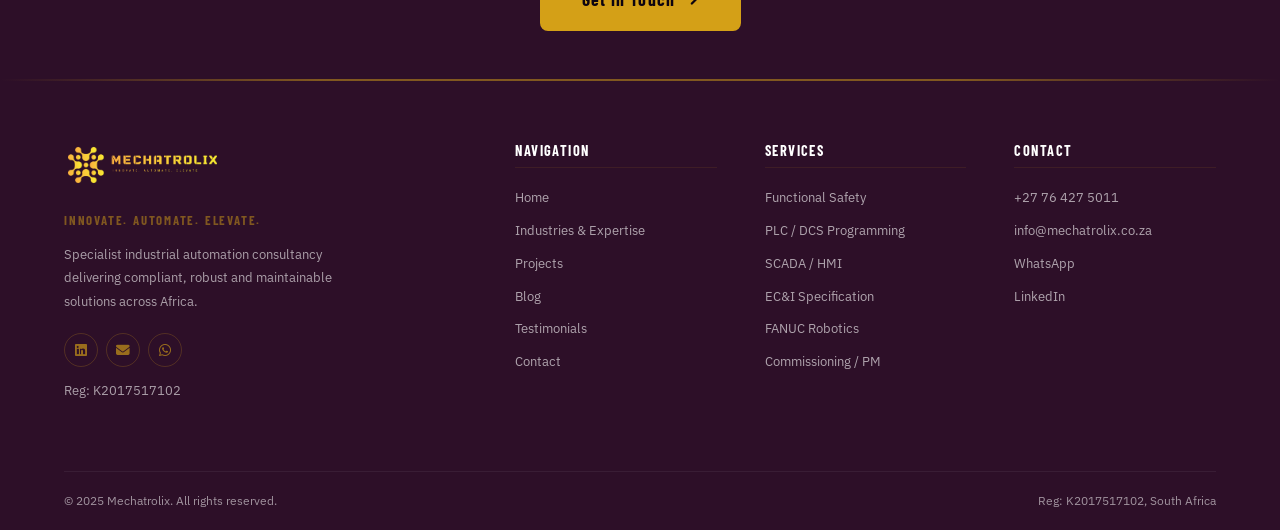
<file: blog.html>
<!DOCTYPE html>
<html lang="en">
<head>
  <meta charset="UTF-8">
  <meta name="viewport" content="width=device-width, initial-scale=1.0">
  <title>Blog | Mechatrolix - Industrial Automation Insights</title>
  <meta name="description" content="Industrial automation insights from Mechatrolix: functional safety, OT/IT convergence, PLC platform selection, SCADA and engineering best practice.">
  <meta name="keywords" content="industrial automation blog, functional safety ISO 13849, OT IT convergence, PLC Siemens Allen-Bradley Beckhoff, SCADA insights">
  <meta property="og:title" content="Blog | Mechatrolix - Industrial Automation Insights">
  <meta property="og:description" content="Engineering insights on automation, safety and industrial technology from the Mechatrolix team.">
  <meta property="og:type" content="website">
  <link rel="icon" type="image/png" href="images/favicon.png">
  <link rel="preconnect" href="https://fonts.googleapis.com">
  <link rel="preconnect" href="https://fonts.gstatic.com" crossorigin>
  <link href="https://fonts.googleapis.com/css2?family=Barlow+Condensed:wght@500;600;700&family=IBM+Plex+Mono:wght@500&family=IBM+Plex+Sans:wght@300;400;500;600;700&display=swap" rel="stylesheet">
  <link rel="stylesheet" href="https://cdnjs.cloudflare.com/ajax/libs/font-awesome/6.5.0/css/all.min.css">
  <link rel="stylesheet" href="css/style.css">
</head>
<body class="inner-page">

<header class="navbar" id="navbar">
  <div class="nav-inner">
    <a href="index.html" class="nav-logo">
      <img src="images/logo-color.png" alt="Mechatrolix" class="nav-logo-img">
    </a>
    <nav class="nav-links" id="navLinks">
      <a href="index.html"        class="nav-link" data-page="index.html">Home</a>
      <a href="industries.html"   class="nav-link" data-page="industries.html">Industries &amp; Expertise</a>
      <a href="projects.html"     class="nav-link" data-page="projects.html">Projects</a>
      <a href="blog.html"         class="nav-link" data-page="blog.html">Blog</a>
      <a href="testimonials.html" class="nav-link" data-page="testimonials.html">Testimonials</a>
      <a href="index.html#contact" class="btn btn-gold btn-sm nav-link-cta-mobile">Contact Us</a>
    </nav>
    <div class="nav-cta"><a href="index.html#contact" class="btn btn-gold btn-sm">Contact Us</a></div>
    <button class="hamburger" id="hamburger" aria-label="Toggle menu"><span></span><span></span><span></span></button>
  </div>
</header>

<a href="https://wa.me/27764275011" class="wa-float" target="_blank" rel="noopener" aria-label="Chat on WhatsApp">
  <i class="fa-brands fa-whatsapp"></i>
</a>

<main>

<!-- PAGE HERO -->
<div class="page-hero">
  <div class="container">
    <div class="section-eyebrow">Engineering Insights</div>
    <h1>The Mechatrolix Blog</h1>
    <p>Practical perspectives on industrial automation, functional safety, OT/IT integration and engineering best practice. Written by practitioners, for practitioners.</p>
  </div>
</div>

<!-- BLOG POSTS -->
<section class="section section-darker">
  <div class="container">
    <div class="blog-grid">

      <!-- Article 1 -->
      <article class="blog-card fade-up">
        <div class="blog-thumb t1">
          <i class="fa-solid fa-shield-halved"></i>
        </div>
        <div class="blog-body">
          <div class="blog-meta-row">
            <span class="blog-tag">Functional Safety</span>
            <span class="blog-date"><i class="fa-regular fa-calendar"></i> 14 Jan 2025</span>
            <span class="blog-rt"><i class="fa-regular fa-clock"></i> 7 min read</span>
          </div>
          <h3>The Case for Functional Safety by Design: Why ISO 13849 Compliance Cannot Be Retrofitted</h3>
          <p>Too many machine builders treat safety as a sign-off checkbox at the end of a project. This article makes the engineering and commercial case for integrating ISO 13849 and IEC 62061 into the design process from day one and why retrofitting always costs more.</p>
          <div class="blog-footer">
            <span class="blog-author"><i class="fa-solid fa-user"></i> Lithalethu Yotsi</span>
            <a href="index.html#contact" class="link-arrow">Read Article <i class="fa-solid fa-arrow-right"></i></a>
          </div>
        </div>
      </article>

      <!-- Article 2 -->
      <article class="blog-card fade-up d1">
        <div class="blog-thumb t2">
          <i class="fa-solid fa-network-wired"></i>
        </div>
        <div class="blog-body">
          <div class="blog-meta-row">
            <span class="blog-tag">OT/IT Integration</span>
            <span class="blog-date"><i class="fa-regular fa-calendar"></i> 6 Feb 2025</span>
            <span class="blog-rt"><i class="fa-regular fa-clock"></i> 6 min read</span>
          </div>
          <h3>OT/IT Convergence: Bridging the Gap Between SCADA and ERP Systems</h3>
          <p>The lines between operational technology and enterprise IT are dissolving, but connecting a Siemens WinCC historian to an ERP system like Odoo or SAP is rarely as simple as vendors make it sound. We unpack the architecture, pitfalls and lessons from a live bidirectional integration project.</p>
          <div class="blog-footer">
            <span class="blog-author"><i class="fa-solid fa-user"></i> Lithalethu Yotsi</span>
            <a href="index.html#contact" class="link-arrow">Read Article <i class="fa-solid fa-arrow-right"></i></a>
          </div>
        </div>
      </article>

      <!-- Article 3 -->
      <article class="blog-card fade-up d2">
        <div class="blog-thumb t3">
          <i class="fa-solid fa-microchip"></i>
        </div>
        <div class="blog-body">
          <div class="blog-meta-row">
            <span class="blog-tag">PLC Engineering</span>
            <span class="blog-date"><i class="fa-regular fa-calendar"></i> 3 Mar 2025</span>
            <span class="blog-rt"><i class="fa-regular fa-clock"></i> 8 min read</span>
          </div>
          <h3>Choosing the Right PLC Platform: Siemens vs Allen-Bradley vs Beckhoff</h3>
          <p>Platform selection decisions made early in a project haunt engineers for decades. We provide an honest, vendor-agnostic comparison of Siemens TIA Portal, Allen-Bradley Studio 5000 and Beckhoff TwinCAT 3, covering programming environment, scalability, safety integration and total cost of ownership.</p>
          <div class="blog-footer">
            <span class="blog-author"><i class="fa-solid fa-user"></i> Lithalethu Yotsi</span>
            <a href="index.html#contact" class="link-arrow">Read Article <i class="fa-solid fa-arrow-right"></i></a>
          </div>
        </div>
      </article>

    </div>

    <!-- Coming soon note -->
    <div style="text-align:center; margin-top:3rem; padding:2rem; background:rgba(255,255,255,0.03); border:1px dashed rgba(212,160,23,0.2); border-radius:var(--radius-lg);" class="fade-up">
      <i class="fa-solid fa-pen-nib" style="font-size:2rem; color:rgba(212,160,23,0.3); margin-bottom:0.75rem; display:block;"></i>
      <p style="color:rgba(255,255,255,0.45); font-size:0.9rem; margin-bottom:1rem;">More articles are in progress. Subscribe or follow us on LinkedIn to be notified when new content is published.</p>
      <a href="https://linkedin.com/company/mechatrolix" class="btn btn-outline" target="_blank" rel="noopener">
        <i class="fa-brands fa-linkedin"></i> Follow on LinkedIn
      </a>
    </div>

  </div>
</section>

<!-- Subscribe / CTA strip -->
<section class="section" style="background:var(--primary-dark); padding:3rem 0;">
  <div class="container" style="text-align:center;">
    <h2 class="section-title light fade-up">Have a Technical Question?</h2>
    <p class="section-sub light fade-up d1" style="margin:0 auto 2rem;">We're happy to discuss your automation challenge, even if you're not ready for a formal project yet.</p>
    <a href="index.html#contact" class="btn btn-gold btn-lg fade-up d2">Get In Touch <i class="fa-solid fa-arrow-right"></i></a>
  </div>
</section>

</main>

<footer class="footer">
  <div class="container">
    <div class="footer-grid">
      <div class="footer-brand">
        <a href="index.html" class="nav-logo"><img src="images/logo-color.png" alt="Mechatrolix" class="nav-logo-img"></a>
        <div class="footer-tagline">Innovate. Automate. Elevate.</div>
        <p>Specialist industrial automation consultancy delivering compliant, robust and maintainable solutions across Africa.</p>
        <div class="footer-social">
          <a href="https://linkedin.com/company/mechatrolix" target="_blank" rel="noopener" aria-label="LinkedIn"><i class="fa-brands fa-linkedin"></i></a>
          <a href="mailto:info@mechatrolix.co.za" aria-label="Email"><i class="fa-solid fa-envelope"></i></a>
          <a href="https://wa.me/27764275011" target="_blank" rel="noopener" aria-label="WhatsApp"><i class="fa-brands fa-whatsapp"></i></a>
        </div>
        <p class="footer-reg">Reg: K2017517102</p>
      </div>
      <div class="footer-col">
        <h4>Navigation</h4>
        <ul>
          <li><a href="index.html">Home</a></li>
          <li><a href="industries.html">Industries &amp; Expertise</a></li>
          <li><a href="projects.html">Projects</a></li>
          <li><a href="blog.html">Blog</a></li>
          <li><a href="testimonials.html">Testimonials</a></li>
          <li><a href="index.html#contact">Contact</a></li>
        </ul>
      </div>
      <div class="footer-col">
        <h4>Services</h4>
        <ul>
          <li><a href="index.html#services">Functional Safety</a></li>
          <li><a href="index.html#services">PLC / DCS Programming</a></li>
          <li><a href="index.html#services">SCADA / HMI</a></li>
          <li><a href="index.html#services">EC&amp;I Specification</a></li>
          <li><a href="index.html#services">FANUC Robotics</a></li>
          <li><a href="index.html#services">Commissioning / PM</a></li>
        </ul>
      </div>
      <div class="footer-col">
        <h4>Contact</h4>
        <ul>
          <li><a href="tel:+27764275011">+27 76 427 5011</a></li>
          <li><a href="mailto:info@mechatrolix.co.za">info@mechatrolix.co.za</a></li>
          <li><a href="https://wa.me/27764275011" target="_blank" rel="noopener">WhatsApp</a></li>
          <li><a href="https://linkedin.com/company/mechatrolix" target="_blank" rel="noopener">LinkedIn</a></li>
        </ul>
      </div>
    </div>
    <div class="footer-bottom">
      <p>&copy; 2025 Mechatrolix. All rights reserved.</p>
      <p>Reg: K2017517102, South Africa</p>
    </div>
  </div>
</footer>

<script src="js/main.js"></script>
</body>
</html>
</file>
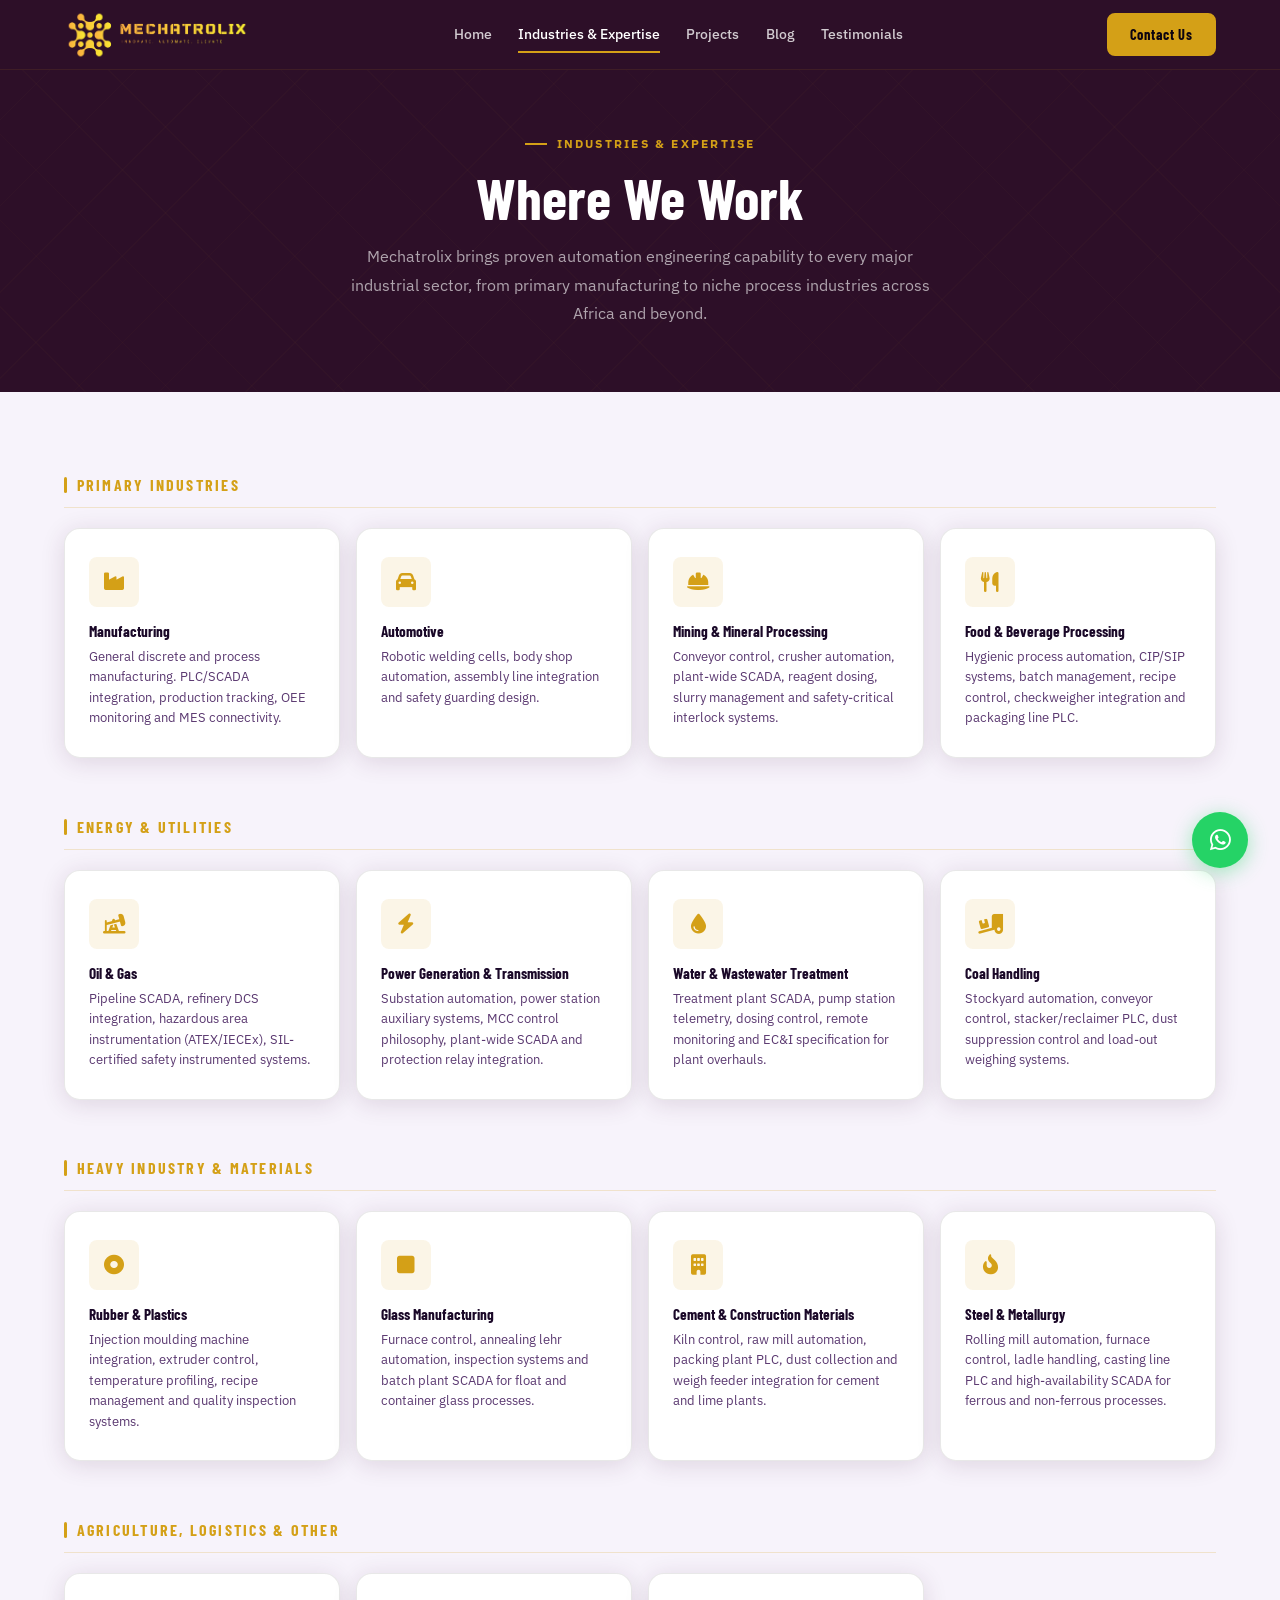
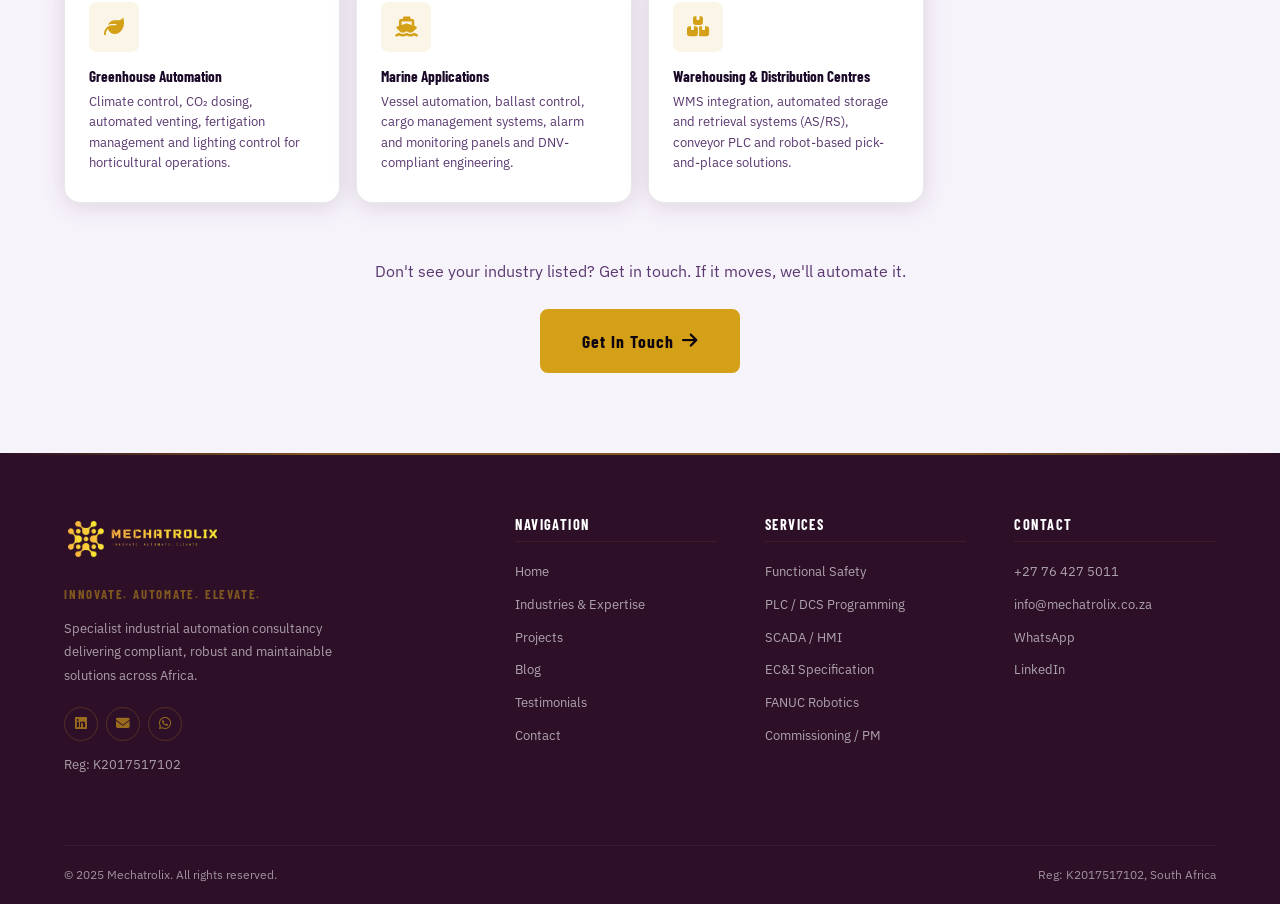
<file: industries.html>
<!DOCTYPE html>
<html lang="en">
<head>
  <meta charset="UTF-8">
  <meta name="viewport" content="width=device-width, initial-scale=1.0">
  <title>Industries &amp; Expertise | Mechatrolix</title>
  <meta name="description" content="Mechatrolix delivers industrial automation solutions across manufacturing, automotive, mining, food &amp; beverage, oil &amp; gas, water treatment and more.">
  <meta name="keywords" content="industrial automation industries, mining automation, food beverage automation, water treatment SCADA, automotive PLC, Africa">
  <meta property="og:title" content="Industries &amp; Expertise | Mechatrolix">
  <meta property="og:description" content="Automation expertise across every major industrial sector in Africa and beyond.">
  <meta property="og:type" content="website">
  <link rel="icon" type="image/png" href="images/favicon.png">
  <link rel="preconnect" href="https://fonts.googleapis.com">
  <link rel="preconnect" href="https://fonts.gstatic.com" crossorigin>
  <link href="https://fonts.googleapis.com/css2?family=Barlow+Condensed:wght@500;600;700&family=IBM+Plex+Mono:wght@500&family=IBM+Plex+Sans:wght@300;400;500;600;700&display=swap" rel="stylesheet">
  <link rel="stylesheet" href="https://cdnjs.cloudflare.com/ajax/libs/font-awesome/6.5.0/css/all.min.css">
  <link rel="stylesheet" href="css/style.css">
</head>
<body class="inner-page">

<header class="navbar" id="navbar">
  <div class="nav-inner">
    <a href="index.html" class="nav-logo">
      <img src="images/logo-color.png" alt="Mechatrolix" class="nav-logo-img">
    </a>
    <nav class="nav-links" id="navLinks">
      <a href="index.html"        class="nav-link" data-page="index.html">Home</a>
      <a href="industries.html"   class="nav-link" data-page="industries.html">Industries &amp; Expertise</a>
      <a href="projects.html"     class="nav-link" data-page="projects.html">Projects</a>
      <a href="blog.html"         class="nav-link" data-page="blog.html">Blog</a>
      <a href="testimonials.html" class="nav-link" data-page="testimonials.html">Testimonials</a>
      <a href="index.html#contact" class="btn btn-gold btn-sm nav-link-cta-mobile">Contact Us</a>
    </nav>
    <div class="nav-cta"><a href="index.html#contact" class="btn btn-gold btn-sm">Contact Us</a></div>
    <button class="hamburger" id="hamburger" aria-label="Toggle menu"><span></span><span></span><span></span></button>
  </div>
</header>

<a href="https://wa.me/27764275011" class="wa-float" target="_blank" rel="noopener" aria-label="Chat on WhatsApp">
  <i class="fa-brands fa-whatsapp"></i>
</a>

<main>

<!-- PAGE HERO -->
<div class="page-hero">
  <div class="container">
    <div class="section-eyebrow">Industries &amp; Expertise</div>
    <h1>Where We Work</h1>
    <p>Mechatrolix brings proven automation engineering capability to every major industrial sector, from primary manufacturing to niche process industries across Africa and beyond.</p>
  </div>
</div>

<!-- INDUSTRIES CONTENT -->
<section class="section section-darker">
  <div class="container">

    <!-- Primary Industries -->
    <div class="ind-group fade-up">
      <div class="ind-group-title">Primary Industries</div>
      <div class="ind-full-grid">

        <div class="ind-card">
          <div class="ind-icon"><i class="fa-solid fa-industry"></i></div>
          <h3>Manufacturing</h3>
          <p>General discrete and process manufacturing. PLC/SCADA integration, production tracking, OEE monitoring and MES connectivity.</p>
        </div>

        <div class="ind-card">
          <div class="ind-icon"><i class="fa-solid fa-car"></i></div>
          <h3>Automotive</h3>
          <p>Robotic welding cells, body shop automation, assembly line integration and safety guarding design.</p>
        </div>

        <div class="ind-card">
          <div class="ind-icon"><i class="fa-solid fa-helmet-safety"></i></div>
          <h3>Mining &amp; Mineral Processing</h3>
          <p>Conveyor control, crusher automation, plant-wide SCADA, reagent dosing, slurry management and safety-critical interlock systems.</p>
        </div>

        <div class="ind-card">
          <div class="ind-icon"><i class="fa-solid fa-utensils"></i></div>
          <h3>Food &amp; Beverage Processing</h3>
          <p>Hygienic process automation, CIP/SIP systems, batch management, recipe control, checkweigher integration and packaging line PLC.</p>
        </div>

      </div>
    </div>

    <!-- Energy & Utilities -->
    <div class="ind-group fade-up d1">
      <div class="ind-group-title">Energy &amp; Utilities</div>
      <div class="ind-full-grid">

        <div class="ind-card">
          <div class="ind-icon"><i class="fa-solid fa-oil-well"></i></div>
          <h3>Oil &amp; Gas</h3>
          <p>Pipeline SCADA, refinery DCS integration, hazardous area instrumentation (ATEX/IECEx), SIL-certified safety instrumented systems.</p>
        </div>

        <div class="ind-card">
          <div class="ind-icon"><i class="fa-solid fa-bolt"></i></div>
          <h3>Power Generation &amp; Transmission</h3>
          <p>Substation automation, power station auxiliary systems, MCC control philosophy, plant-wide SCADA and protection relay integration.</p>
        </div>

        <div class="ind-card">
          <div class="ind-icon"><i class="fa-solid fa-droplet"></i></div>
          <h3>Water &amp; Wastewater Treatment</h3>
          <p>Treatment plant SCADA, pump station telemetry, dosing control, remote monitoring and EC&amp;I specification for plant overhauls.</p>
        </div>

        <div class="ind-card">
          <div class="ind-icon"><i class="fa-solid fa-truck-ramp-box"></i></div>
          <h3>Coal Handling</h3>
          <p>Stockyard automation, conveyor control, stacker/reclaimer PLC, dust suppression control and load-out weighing systems.</p>
        </div>

      </div>
    </div>

    <!-- Heavy Industry -->
    <div class="ind-group fade-up">
      <div class="ind-group-title">Heavy Industry &amp; Materials</div>
      <div class="ind-full-grid">

        <div class="ind-card">
          <div class="ind-icon"><i class="fa-solid fa-circle-dot"></i></div>
          <h3>Rubber &amp; Plastics</h3>
          <p>Injection moulding machine integration, extruder control, temperature profiling, recipe management and quality inspection systems.</p>
        </div>

        <div class="ind-card">
          <div class="ind-icon"><i class="fa-solid fa-square"></i></div>
          <h3>Glass Manufacturing</h3>
          <p>Furnace control, annealing lehr automation, inspection systems and batch plant SCADA for float and container glass processes.</p>
        </div>

        <div class="ind-card">
          <div class="ind-icon"><i class="fa-solid fa-building"></i></div>
          <h3>Cement &amp; Construction Materials</h3>
          <p>Kiln control, raw mill automation, packing plant PLC, dust collection and weigh feeder integration for cement and lime plants.</p>
        </div>

        <div class="ind-card">
          <div class="ind-icon"><i class="fa-solid fa-fire-flame-curved"></i></div>
          <h3>Steel &amp; Metallurgy</h3>
          <p>Rolling mill automation, furnace control, ladle handling, casting line PLC and high-availability SCADA for ferrous and non-ferrous processes.</p>
        </div>

      </div>
    </div>

    <!-- Other / Niche -->
    <div class="ind-group fade-up d1">
      <div class="ind-group-title">Agriculture, Logistics &amp; Other</div>
      <div class="ind-full-grid">

        <div class="ind-card">
          <div class="ind-icon"><i class="fa-solid fa-leaf"></i></div>
          <h3>Greenhouse Automation</h3>
          <p>Climate control, CO₂ dosing, automated venting, fertigation management and lighting control for horticultural operations.</p>
        </div>

        <div class="ind-card">
          <div class="ind-icon"><i class="fa-solid fa-ship"></i></div>
          <h3>Marine Applications</h3>
          <p>Vessel automation, ballast control, cargo management systems, alarm and monitoring panels and DNV-compliant engineering.</p>
        </div>

        <div class="ind-card">
          <div class="ind-icon"><i class="fa-solid fa-boxes-stacked"></i></div>
          <h3>Warehousing &amp; Distribution Centres</h3>
          <p>WMS integration, automated storage and retrieval systems (AS/RS), conveyor PLC and robot-based pick-and-place solutions.</p>
        </div>

      </div>
    </div>

    <!-- CTA -->
    <div style="text-align:center; margin-top:1rem;" class="fade-up">
      <p style="color:var(--text-mid); margin-bottom:1.5rem; font-size:1rem;">Don't see your industry listed? Get in touch. If it moves, we'll automate it.</p>
      <a href="index.html#contact" class="btn btn-gold btn-lg">Get In Touch <i class="fa-solid fa-arrow-right"></i></a>
    </div>

  </div>
</section>

</main>

<footer class="footer">
  <div class="container">
    <div class="footer-grid">
      <div class="footer-brand">
        <a href="index.html" class="nav-logo"><img src="images/logo-color.png" alt="Mechatrolix" class="nav-logo-img"></a>
        <div class="footer-tagline">Innovate. Automate. Elevate.</div>
        <p>Specialist industrial automation consultancy delivering compliant, robust and maintainable solutions across Africa.</p>
        <div class="footer-social">
          <a href="https://linkedin.com/company/mechatrolix" target="_blank" rel="noopener" aria-label="LinkedIn"><i class="fa-brands fa-linkedin"></i></a>
          <a href="mailto:info@mechatrolix.co.za" aria-label="Email"><i class="fa-solid fa-envelope"></i></a>
          <a href="https://wa.me/27764275011" target="_blank" rel="noopener" aria-label="WhatsApp"><i class="fa-brands fa-whatsapp"></i></a>
        </div>
        <p class="footer-reg">Reg: K2017517102</p>
      </div>
      <div class="footer-col">
        <h4>Navigation</h4>
        <ul>
          <li><a href="index.html">Home</a></li>
          <li><a href="industries.html">Industries &amp; Expertise</a></li>
          <li><a href="projects.html">Projects</a></li>
          <li><a href="blog.html">Blog</a></li>
          <li><a href="testimonials.html">Testimonials</a></li>
          <li><a href="index.html#contact">Contact</a></li>
        </ul>
      </div>
      <div class="footer-col">
        <h4>Services</h4>
        <ul>
          <li><a href="index.html#services">Functional Safety</a></li>
          <li><a href="index.html#services">PLC / DCS Programming</a></li>
          <li><a href="index.html#services">SCADA / HMI</a></li>
          <li><a href="index.html#services">EC&amp;I Specification</a></li>
          <li><a href="index.html#services">FANUC Robotics</a></li>
          <li><a href="index.html#services">Commissioning / PM</a></li>
        </ul>
      </div>
      <div class="footer-col">
        <h4>Contact</h4>
        <ul>
          <li><a href="tel:+27764275011">+27 76 427 5011</a></li>
          <li><a href="mailto:info@mechatrolix.co.za">info@mechatrolix.co.za</a></li>
          <li><a href="https://wa.me/27764275011" target="_blank" rel="noopener">WhatsApp</a></li>
          <li><a href="https://linkedin.com/company/mechatrolix" target="_blank" rel="noopener">LinkedIn</a></li>
        </ul>
      </div>
    </div>
    <div class="footer-bottom">
      <p>&copy; 2025 Mechatrolix. All rights reserved.</p>
      <p>Reg: K2017517102, South Africa</p>
    </div>
  </div>
</footer>

<script src="js/main.js"></script>
</body>
</html>
</file>
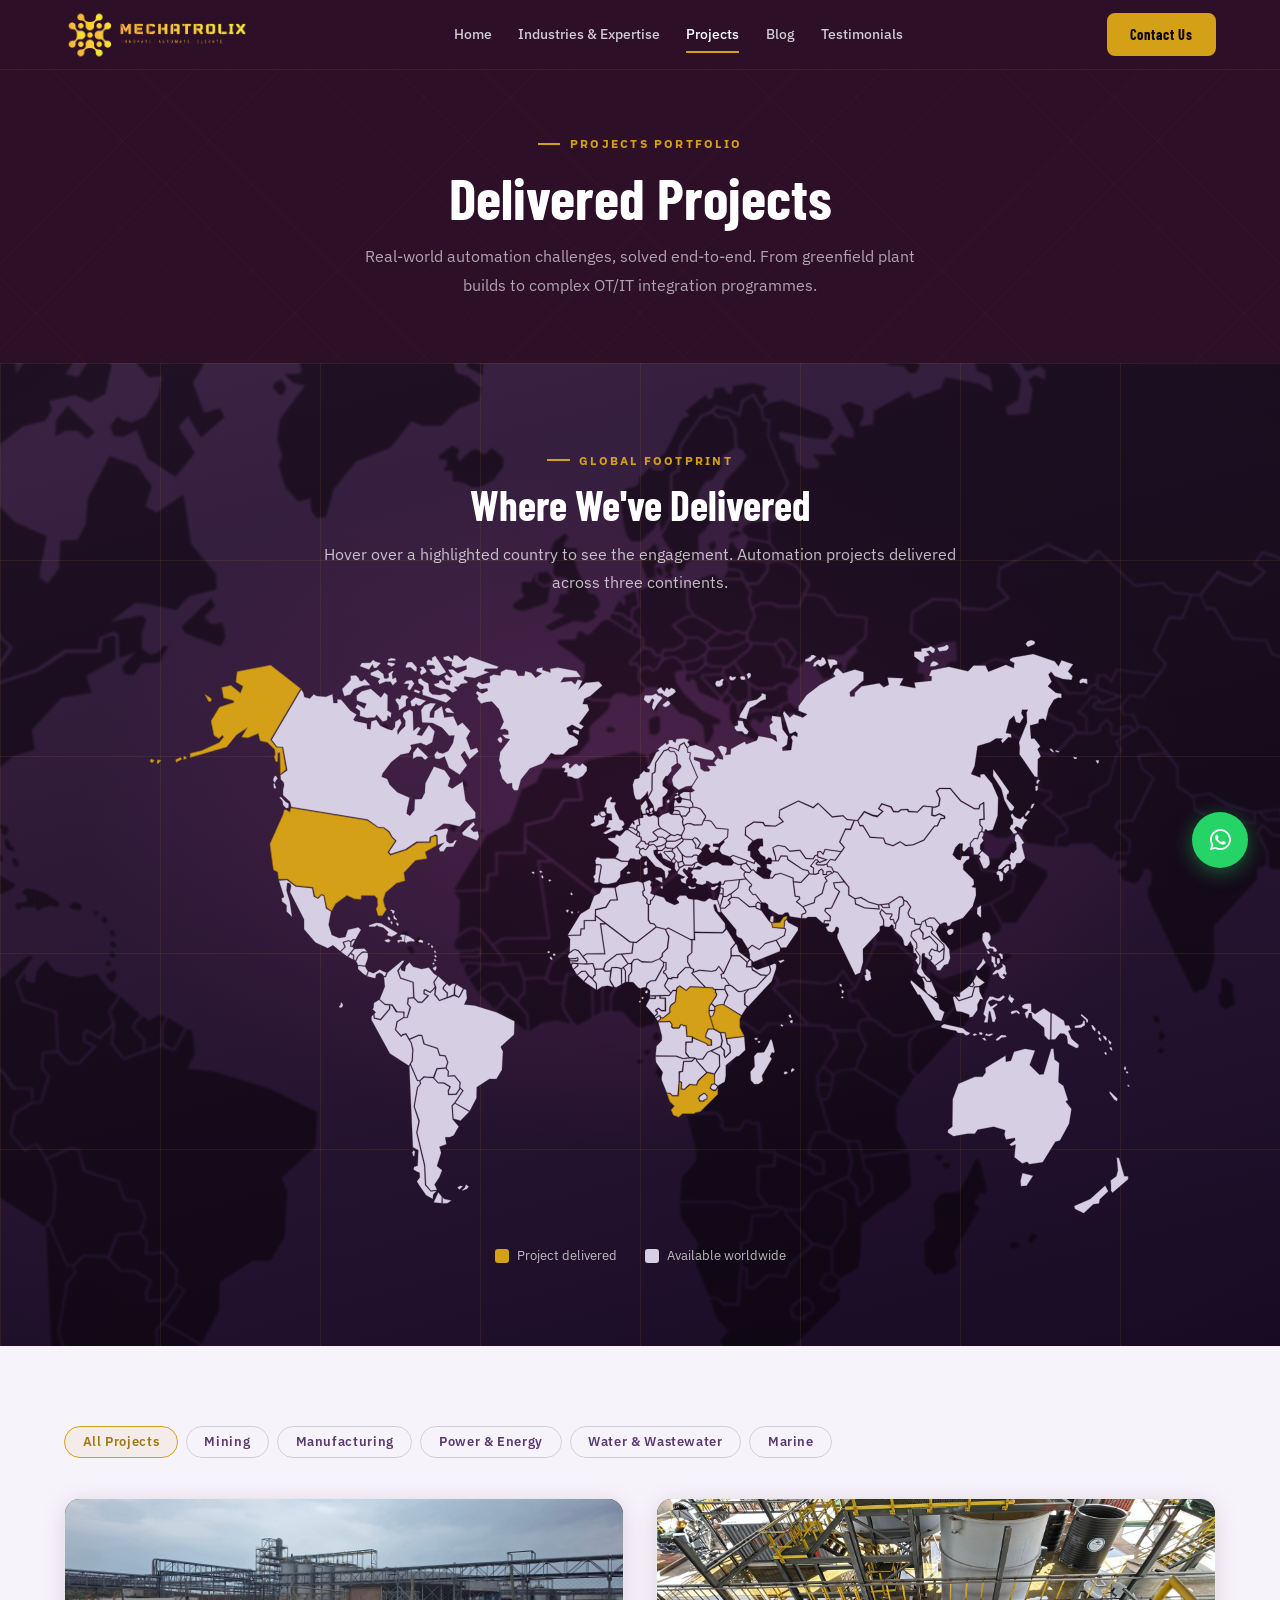
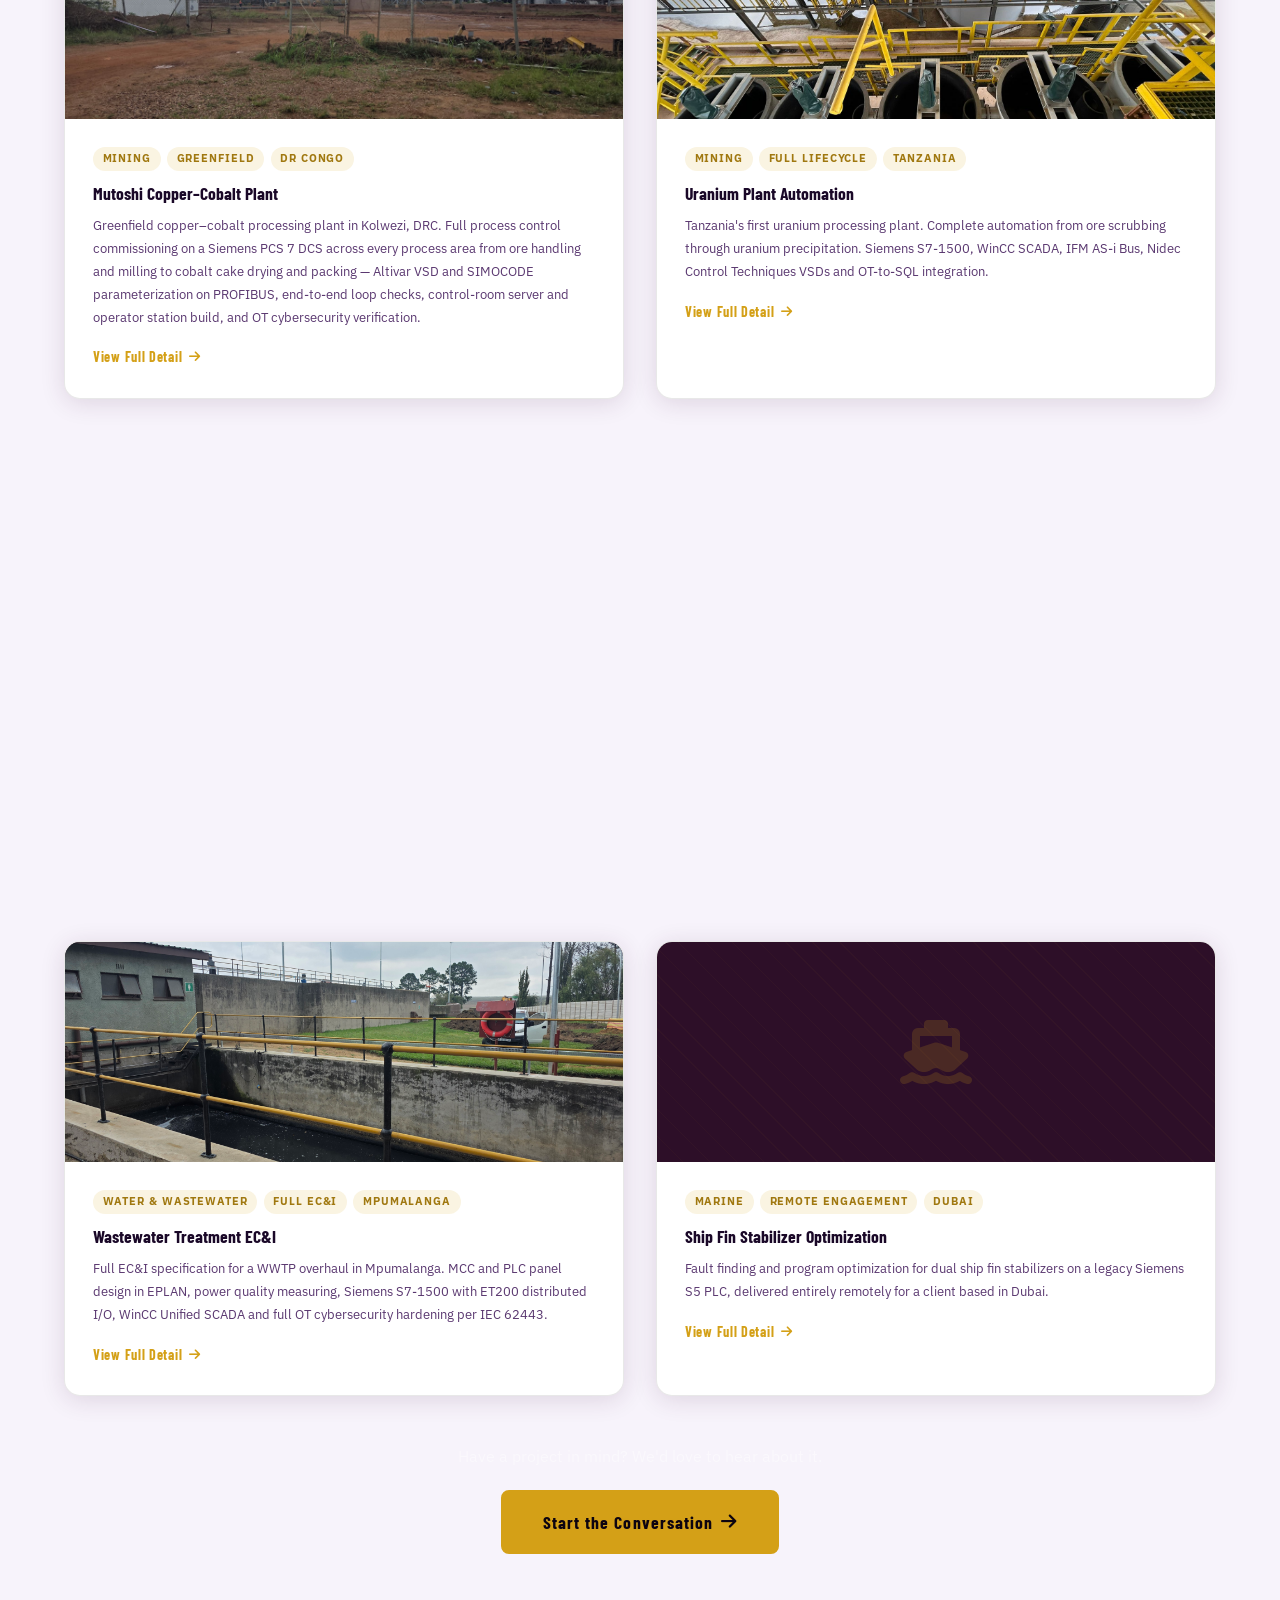
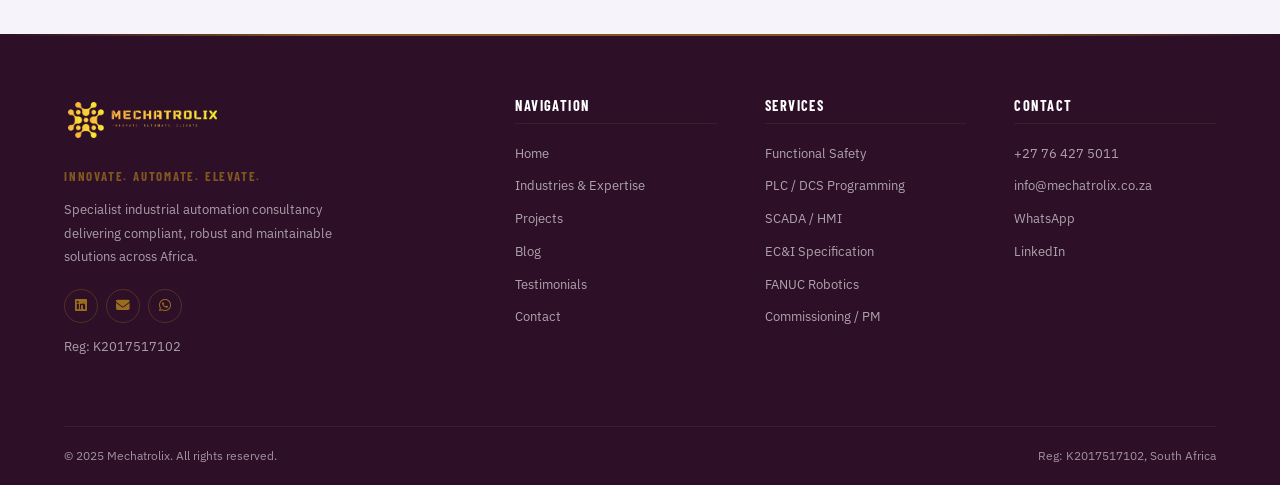
<file: projects.html>
<!DOCTYPE html>
<html lang="en">
<head>
  <meta charset="UTF-8">
  <meta name="viewport" content="width=device-width, initial-scale=1.0">
  <title>Projects Portfolio | Mechatrolix</title>
  <meta name="description" content="Mechatrolix project portfolio: Mutoshi copper-cobalt plant commissioning in Kolwezi DR Congo, uranium plant automation, WinCC-Odoo ERP integration, power station lime plant and wastewater treatment EC&amp;I.">
  <meta name="keywords" content="automation projects portfolio, Mutoshi copper cobalt commissioning, Kolwezi DRC mining automation, Siemens PCS7, SIMOCODE PROFIBUS, uranium plant SCADA, WinCC Odoo integration, power station PLC, wastewater EPLAN, Siemens S7-1500">
  <meta property="og:title" content="Projects Portfolio | Mechatrolix">
  <meta property="og:description" content="Real-world industrial automation projects delivered by Mechatrolix.">
  <meta property="og:type" content="website">
  <link rel="icon" type="image/png" href="images/favicon.png">
  <link rel="preconnect" href="https://fonts.googleapis.com">
  <link rel="preconnect" href="https://fonts.gstatic.com" crossorigin>
  <link href="https://fonts.googleapis.com/css2?family=Barlow+Condensed:wght@500;600;700&family=IBM+Plex+Mono:wght@500&family=IBM+Plex+Sans:wght@300;400;500;600;700&display=swap" rel="stylesheet">
  <link rel="stylesheet" href="https://cdnjs.cloudflare.com/ajax/libs/font-awesome/6.5.0/css/all.min.css">
  <link rel="stylesheet" href="css/style.css">
</head>
<body class="inner-page">

<header class="navbar" id="navbar">
  <div class="nav-inner">
    <a href="index.html" class="nav-logo">
      <img src="images/logo-color.png" alt="Mechatrolix" class="nav-logo-img">
    </a>
    <nav class="nav-links" id="navLinks">
      <a href="index.html"        class="nav-link" data-page="index.html">Home</a>
      <a href="industries.html"   class="nav-link" data-page="industries.html">Industries &amp; Expertise</a>
      <a href="projects.html"     class="nav-link" data-page="projects.html">Projects</a>
      <a href="blog.html"         class="nav-link" data-page="blog.html">Blog</a>
      <a href="testimonials.html" class="nav-link" data-page="testimonials.html">Testimonials</a>
      <a href="index.html#contact" class="btn btn-gold btn-sm nav-link-cta-mobile">Contact Us</a>
    </nav>
    <div class="nav-cta"><a href="index.html#contact" class="btn btn-gold btn-sm">Contact Us</a></div>
    <button class="hamburger" id="hamburger" aria-label="Toggle menu"><span></span><span></span><span></span></button>
  </div>
</header>

<a href="https://wa.me/27764275011" class="wa-float" target="_blank" rel="noopener" aria-label="Chat on WhatsApp">
  <i class="fa-brands fa-whatsapp"></i>
</a>

<!-- Modal overlay (JS populates content) -->
<div class="modal-overlay" id="modalOverlay"></div>

<!-- Hidden modal templates -->
<template id="modal-mutoshi">
  <div class="modal">
    <button class="modal-close" aria-label="Close"><i class="fa-solid fa-xmark"></i></button>
    <img src="images/mutoshi/Mutoshi_01.jpeg" alt="Mutoshi Copper-Cobalt Plant, Kolwezi, DRC" class="modal-img">
    <h2>Mutoshi Copper&ndash;Cobalt Plant</h2>
    <div class="modal-tags">
      <span class="project-tag">Mining</span>
      <span class="project-tag">Greenfield</span>
      <span class="project-tag">Process Control Commissioning</span>
      <span class="project-tag">DR Congo</span>
    </div>
    <p>Greenfield copper and cobalt processing plant at Mutoshi, Kolwezi, in the Democratic Republic of the Congo's Copperbelt (Lualaba Province). Mechatrolix led process control commissioning across the full plant, taking every process area &mdash; from ore handling and milling through to final cobalt cake drying and packing &mdash; from construction completion into live, stable production on a Siemens PCS 7 distributed control system.</p>
    <p><strong style="color:var(--accent);">Commissioning Scope:</strong> Process control commissioning of each process area in sequence &mdash; field-to-DCS signal verification, device parameterization, loop tuning and controlled first start-up. Parameterization of all Schneider Altivar variable-speed drives and Siemens SIMOCODE motor-management units on PROFIBUS: node addressing, motor and protection data, drive setpoints and status feedback. Full instrument loop checks end-to-end, from field device through marshalling and PCS 7 I/O to the operator faceplate, across analogue and digital signals. Control-room server and operator station setup and installation &mdash; PCS 7 OS server and client build, operator graphics, alarm management and historian. OT cybersecurity verification across the control network: hardening checks, access control and network segmentation validation.</p>
    <p><strong style="color:var(--accent);">Areas Commissioned:</strong> Ore Handling &amp; Milling &bull; Leaching &bull; Post-Leach &amp; CCD Thickening &bull; PLS Clarification &bull; Copper Solvent Extraction &bull; Electrowinning &bull; Fe&ndash;Al&ndash;Mn Precipitation &amp; Thickening &bull; Cobalt Precipitation &amp; Thickening &bull; Filtration &bull; Cobalt Cake Drying &amp; Packing &bull; Reagents &bull; Water, Air &amp; Steam Services &mdash; and the balance of the plant's process areas.</p>
    <h4>Technologies</h4>
    <div class="modal-tech">
      <span class="tech-pill">Siemens PCS 7</span>
      <span class="tech-pill">SIMATIC S7-400</span>
      <span class="tech-pill">PROFIBUS DP/PA</span>
      <span class="tech-pill">Schneider Altivar VSDs</span>
      <span class="tech-pill">Siemens SIMOCODE</span>
      <span class="tech-pill">PCS 7 OS Server &amp; Clients</span>
      <span class="tech-pill">Loop Checks &amp; Commissioning</span>
      <span class="tech-pill">OT Cybersecurity</span>
    </div>
  </div>
</template>

<template id="modal-uranium">
  <div class="modal">
    <button class="modal-close" aria-label="Close"><i class="fa-solid fa-xmark"></i></button>
    <img src="images/mkuju-main.jpg" alt="Uranium Plant Automation" class="modal-img">
    <h2>Uranium Plant Automation</h2>
    <div class="modal-tags">
      <span class="project-tag">Mining</span>
      <span class="project-tag">Full Lifecycle</span>
      <span class="project-tag">Tanzania</span>
    </div>
    <p>Tanzania's first uranium processing plant, a complete greenfield automation engagement covering the entire production lifecycle from ore receipt through product precipitation.</p>
    <p><strong style="color:var(--accent);">Scope:</strong> Siemens S7-1500 PLC system controlling all VSDs, DOL motor starters and process instrumentation. WinCC SCADA with full historian configuration. IFM AS-i Bus field network integration. Nidec Control Techniques C200 and C300 VSD integration via Profinet and AS-i. OT-to-IT data bridge using Siemens Industrial Data Bridge to SQL Server for production reporting.</p>
    <p><strong style="color:var(--accent);">Circuits Covered:</strong> Ore Scrubbing Section &bull; Pre-Thickening Area &bull; Acid Atmospheric Leach Area &bull; Resin-in-Pulp (RIP) Tails and Handling Sections &bull; Elution Circuit &bull; Uranium Precipitation Area &bull; Raw and Process Water Systems &bull; Water Treatment and Potable Water Plants &bull; Tails/Scats Transfer Systems &bull; Excess Water Treatment Area &bull; Sulphuric Acid Dosing Area &bull; Hydrogen Peroxide and Sodium Hydroxide Dosing Areas &bull; Lime Handling System &bull; Compressed Air Plant.</p>
    <h4>Technologies</h4>
    <div class="modal-tech">
      <span class="tech-pill">Siemens S7-1500</span>
      <span class="tech-pill">TIA Portal v18</span>
      <span class="tech-pill">WinCC</span>
      <span class="tech-pill">Profinet</span>
      <span class="tech-pill">IFM AS-i Bus</span>
      <span class="tech-pill">Nidec VSDs</span>
      <span class="tech-pill">Siemens Industrial Data Bridge</span>
      <span class="tech-pill">SQL Server</span>
    </div>
  </div>
</template>

<template id="modal-odoo">
  <div class="modal">
    <button class="modal-close" aria-label="Close"><i class="fa-solid fa-xmark"></i></button>
    <h2>WinCC ↔ Odoo ERP Integration</h2>
    <div class="modal-tags">
      <span class="project-tag">Manufacturing</span>
      <span class="project-tag">OT/IT Integration</span>
      <span class="project-tag">United States</span>
    </div>
    <p>Bidirectional, real-time integration between Siemens WinCC and Odoo ERP for automated batch production and recipe management in a process manufacturing environment.</p>
    <p><strong style="color:var(--accent);">Inbound (Odoo → WinCC):</strong> Production orders pushed automatically from Odoo MRP module to WinCC. Recipe parameters (component quantities, setpoints, process times) transferred and loaded to PLC recipe management without operator transcription.</p>
    <p><strong style="color:var(--accent);">Outbound (WinCC → Odoo):</strong> Real-time weighing data, material consumption confirmations, batch completion signals and genealogy data written back to Odoo. Variance analysis and traceability reporting fully automated. Buffering logic implemented to guarantee data integrity during network interruptions.</p>
    <h4>Technologies</h4>
    <div class="modal-tech">
      <span class="tech-pill">WinCC</span>
      <span class="tech-pill">Odoo 16 ERP</span>
      <span class="tech-pill">Siemens S7-1500</span>
      <span class="tech-pill">TIA Portal</span>
      <span class="tech-pill">SQL Server</span>
      <span class="tech-pill">.NET / C#</span>
      <span class="tech-pill">OPC-UA</span>
      <span class="tech-pill">REST API</span>
    </div>
  </div>
</template>

<template id="modal-lime">
  <div class="modal">
    <button class="modal-close" aria-label="Close"><i class="fa-solid fa-xmark"></i></button>
    <img src="images/lime-plant.jpg" alt="Power Station Lime Plant Refurbishment" class="modal-img">
    <h2>Power Station Lime Plant Refurbishment</h2>
    <div class="modal-tags">
      <span class="project-tag">Power &amp; Energy</span>
      <span class="project-tag">Brownfield</span>
      <span class="project-tag">Mpumalanga</span>
    </div>
    <p>Full lifecycle PLC and HMI engineering for the refurbishment of the North and South Lime Plants at a power station in Mpumalanga, a critical auxiliary system supplying neutralisation reagent to the flue gas desulphurisation (FGD) process.</p>
    <p><strong style="color:var(--accent);">Scope:</strong> Both plants were taken through a structured refurbishment sequence: plant analysis, control engineering, maintenance (valve inspection, leak/seal checks, lubrication), cold commissioning (PLC/HMI backup and download, field instrument loop checks with HART protocol testing), hot commissioning (motor bump tests, valve actuation, interlock and E-stop verification, alarm tests, process sequence validation) and process commissioning (live process tests and loop tuning). Operator training and full documentation produced at handover for each plant.</p>
    <h4>Technologies</h4>
    <div class="modal-tech">
      <span class="tech-pill">Siemens S7 PLC</span>
      <span class="tech-pill">TIA Portal</span>
      <span class="tech-pill">WinCC HMI</span>
      <span class="tech-pill">HART Protocol</span>
      <span class="tech-pill">Cold &amp; Hot Commissioning</span>
      <span class="tech-pill">Loop Tuning</span>
      <span class="tech-pill">Brownfield Integration</span>
    </div>
  </div>
</template>

<template id="modal-finstab">
  <div class="modal">
    <button class="modal-close" aria-label="Close"><i class="fa-solid fa-xmark"></i></button>
    <h2>Ship Fin Stabilizer Optimization</h2>
    <div class="modal-tags">
      <span class="project-tag">Marine</span>
      <span class="project-tag">Remote Engagement</span>
      <span class="project-tag">Dubai</span>
    </div>
    <p>Remote fault-finding and program optimization for dual ship fin stabilizers operating on a legacy Siemens S5 PLC platform, delivered entirely remotely for a marine client based in Dubai.</p>
    <p><strong style="color:var(--accent);">Scope:</strong> Diagnostic analysis of legacy Siemens S5 PLC programs controlling a pair of refurbished ship fin stabilizers. Identification of control logic faults contributing to incorrect fin actuation and instability. Program optimization to restore correct stabilizer performance across both units, with all engineering work carried out via remote access.</p>
    <h4>Technologies</h4>
    <div class="modal-tech">
      <span class="tech-pill">Siemens S5 PLC</span>
      <span class="tech-pill">PLC Fault Diagnostics</span>
      <span class="tech-pill">Program Optimization</span>
      <span class="tech-pill">Remote Engineering</span>
      <span class="tech-pill">Marine Control Systems</span>
    </div>
  </div>
</template>

<template id="modal-blinkpan">
  <div class="modal">
    <button class="modal-close" aria-label="Close"><i class="fa-solid fa-xmark"></i></button>
    <img src="images/wwtp.jpg" alt="Wastewater Treatment Plant EC&amp;I" class="modal-img">
    <h2>Wastewater Treatment Plant EC&amp;I</h2>
    <div class="modal-tags">
      <span class="project-tag">Water &amp; Wastewater</span>
      <span class="project-tag">Full EC&amp;I</span>
      <span class="project-tag">Mpumalanga</span>
      <span class="project-tag">Cybersecurity</span>
    </div>
    <p>Full EC&amp;I engineering specification for a complete plant overhaul at a Wastewater Treatment Works in Mpumalanga, covering electrical, instrumentation, control and network design disciplines.</p>
    <p><strong style="color:var(--accent);">Electrical Engineering:</strong> MCC and PLC control panel design in EPLAN Electric P8 and Pro Panel. Power quality measuring system specification and integration. Cable schedule and field instrumentation network design.</p>
    <p><strong style="color:var(--accent);">Automation &amp; Control:</strong> Siemens S7-1500 with ET200 distributed I/O architecture. WinCC Unified SCADA with full operator interface and historian. Cybersecurity hardening: network segmentation (IEC 62443 framework), firewall rules, OT DMZ, remote access VPN.</p>
    <h4>Technologies</h4>
    <div class="modal-tech">
      <span class="tech-pill">Siemens S7-1500</span>
      <span class="tech-pill">ET200 Distributed I/O</span>
      <span class="tech-pill">WinCC Unified</span>
      <span class="tech-pill">EPLAN Electric P8</span>
      <span class="tech-pill">EPLAN Pro Panel</span>
      <span class="tech-pill">IEC 62443</span>
      <span class="tech-pill">Profinet</span>
      <span class="tech-pill">OT Cybersecurity</span>
    </div>
  </div>
</template>

<main>

<!-- PAGE HERO -->
<div class="page-hero">
  <div class="container">
    <div class="section-eyebrow">Projects Portfolio</div>
    <h1>Delivered Projects</h1>
    <p>Real-world automation challenges, solved end-to-end. From greenfield plant builds to complex OT/IT integration programmes.</p>
  </div>
</div>

<!-- GLOBAL FOOTPRINT MAP -->
<section class="section map-section">
  <div class="container">
    <div class="section-eyebrow" style="text-align:center;">Global Footprint</div>
    <h2 class="map-heading">Where We've Delivered</h2>
    <p class="map-subhead">Hover over a highlighted country to see the engagement. Automation projects delivered across three continents.</p>

    <div class="map-wrap">
      <!-- World map: CC BY-SA 3.0 — Al MacDonald, ed. Fritz Lekschas. Recoloured to Mechatrolix brand. -->
      <svg class="world-map-svg" preserveAspectRatio="xMidYMid meet" version="1.1"
     xmlns="http://www.w3.org/2000/svg"
     xmlns:xlink="http://www.w3.org/1999/xlink"
     x="0px"
     y="0px"
     width="784.077px"
     height="458.627px"
     viewBox="30.767 241.591 784.077 458.627"
     id="world-map">
<g>
    <path id="_somaliland" d="M512.674,502.797l3.526,2.403l1.046-0.052l8.757-3.008l0.994,3.206l-0.701,2.706l-1.893,1.503l-4.729-0.302l-6.769-4.158L512.674,502.797L512.674,502.797z"/>
    <path id="ae" d="M528.466,468.135l0.753,3.008l8.522,0.752l0.596-6.172l1.644-0.897l0.448-2.257l-2.688,0.753l-2.99,4.521L528.466,468.135L528.466,468.135z"/>
    <path id="af" d="M545.85,435.383l1.374,10.771l3.423,0.752l0.32,1.937l-2.455,2.049l4.573,3.691l8.885-3.198l0.709-3.786l5.593-3.491l2.145-8.091l1.599-1.722l-1.659-2.887l5.412-3.347l-0.691-0.968l-2.498,0.155l-0.226,2.299l-3.354-0.033l-0.062-3.068l-1.079-1.288l-1.815,1.649l0.052,1.515l-2.739,1.036l-5.059-0.319l-6.568,6.881L545.85,435.383L545.85,435.383z"/>
    <path id="al" d="M450.679,420.438v3.984l1.142,2.152l0.82-0.096l1.409-2.566l-0.821-1.15l-0.319-2.844l-1.089-1.012L450.679,420.438L450.679,420.438z"/>
    <path id="am" d="M507.47,420.549l4.149,5.411l-1.218,1.427l-2.939-0.51l-3.646-3.268l0.196-2.146L507.47,420.549L507.47,420.549z"/>
    <g id="ao">
        <path class="mainland" d="M437.366,547.461l2.948,11.003l-0.069,3.478l-4.313,4.633l-0.647,7.527l16.597,0.147l5.395,1.954l4.45-0.58l-2.594-3.251l0.01-9.282l5.101-0.217v-3.621l-4.142-0.172l-0.829-8.575l-1.746,0.024l-0.943-0.848l-1.027,0.054l-1.365,2.646h-5.255l-1.22-1.227l0.363-1.738l-1.436-2.101L437.366,547.461L437.366,547.461z"/>
        <path d="M435.577,544.453l1.504,1.953l1.945-1.842l-0.571-1.909l-0.483-0.035L435.577,544.453L435.577,544.453z"/>
    </g>
    <g id="ar">
        <path class="mainland" d="M279.05,600.613l1.677,1.571l-6.371,9.467l-2.239,2.479l0.777,10.813l4.918,5.974l-4.132,7.209l-3.129,1.35h-3.579l1.003,5.627l-5.593,1.92l1.34,4.729l-3.354,10.701l4.141,3.38l-2.239,5.515l-3.804,5.975l2.014,4.165l-4.918,0.786l-4.028-4.951l-0.674-15.432l-6.258-26.209l1.893-9.163l-4.028-11.713l2.68-15.204l2.463-2.931l-0.605-2.222l3.164-2.888l7.054,0.483l3.942,4.21l4.555,0.078l4.668,2.853l-1.375,3.217l0.329,3.25l6.612-0.312L279.05,600.613L279.05,600.613z"/>
        <path d="M264.745,687.564l0.225,4.951l3.803-0.337l3.242-2.144l-5.48-1.124L264.745,687.564L264.745,687.564z"/>
    </g>
    <path id="at" d="M430.46,403.459l-0.562,1.167l0.483,0.83l2.015-0.415h1.711l1.857,1.572l3.95-0.717l2.904-1.729l0.743-1.167l-0.112-1.504l-2.611-1.954l-3.501,0.035l-0.294,1.988l-3.683,1.797L430.46,403.459L430.46,403.459z"/>
    <g id="au">
        <path class="mainland" d="M672.961,609.067l-0.303,21.938l-3.371,2.472l-0.303,2.161l4.598,3.086l11.35-2.161h5.826l2.145-3.095l12.879-2.472l9.198,2.784l-0.614,3.708l1.228,3.708l7.055-1.236l0.303,1.851l-4.599,3.396l1.53,1.236l3.37-1.236l-0.917,10.2l6.44,4.944l3.683-1.236l1.841,1.852l10.735-1.548l10.123-16.381l3.682-0.925l7.357-13.596l1.841-11.739l-4.599-5.869l1.842-1.236l-3.684-11.436l-3.984-2.783l0.614-15.448l-3.684-2.782l-0.916-8.652h-1.842l-6.138,20.392l-3.37,0.312l-7.668-7.728l4.297-11.437l-7.971-1.547l-8.896,2.472l-2.454,7.104l-3.984,0.925l-0.304-4.944l-16.252,9.889l0.304,3.708l-2.454,3.397h-6.139l-13.19,5.56L672.961,609.067L672.961,609.067z"/>
        <path d="M728.775,668.089l-1.531,6.181l0.304,4.322l4.599-0.312l5.213-8.03L728.775,668.089L728.775,668.089z"/>
    </g>
    <path id="az" d="M508.931,418.674l-0.873,1.486l4.071,5.342l1.418-0.458l2.334,2.446l1.011-4.287l2.533,0.406l-0.104-1.229l-4.165-3.646l-0.795,2.143L508.931,418.674L508.931,418.674z"/>
    <path id="ba" d="M442.708,411.084l-0.319,0.527l5.801,5.981l2.127-3.13l-0.078-1.234l-1.857-2.256L442.708,411.084L442.708,411.084z"/>
    <path id="bd" d="M616.256,457.908l-1.134,2.049l2.938,5.584l0.087,4.357l0.535,1.166l3.449,0.061l1.953-1.875l1.418,0.855l0.285,2.652l1.133-0.708l0.069-3.389l-0.951-0.112l-0.596-2.879l-2.403-0.086l-0.596-1.6l1.469-1.962l0.024-0.97h-4.269L616.256,457.908L616.256,457.908z"/>
    <path id="be" d="M414.019,391.704l-0.554,1.383l5.947,3.925l0.4,0.051l0.375-1.094l0.837-0.588l-1.336-1.499h-0.916l-1.255-1.426L414.019,391.704L414.019,391.704z"/>
    <path id="bf" d="M404.493,493.496l3.146-0.25l5.16,7.295l-4.789,3.613l-3.466-0.892l-4.66,0.062l-0.752,2.73l-3.907,0.19l-1.071-1.461l1.385-4.442L404.493,493.496L404.493,493.496z"/>
    <path id="bg" d="M457.092,414.066l0.139,4.305l1.452,3.025l5.454,0.095l2.455-1.737l2.412-0.959l-0.588-2.75l0.545-1.469l-1.228-0.641l-1.687,0.139l-1.323,1.332l-5.549,0.043L457.092,414.066L457.092,414.066z"/>
    <path id="bi" d="M478.504,538.385l3.691-0.078l-0.959,3.232l-0.935,0.812h-1.142l-0.812-2.187L478.504,538.385L478.504,538.385z"/>
    <path id="bj" d="M411.512,515.288h1.833l0.104-5.204l2.315-3.363l-0.104-5.852l-2.102-0.052l-3.604,2.816l1.504,2.87L411.512,515.288L411.512,515.288z"/>
    <path id="bn" d="M689.038,515.08l-2.489,3.018l2.04,0.641l1.149-1.608L689.038,515.08L689.038,515.08z"/>
    <path id="bo" d="M238.631,561.361l7.114-3.104l2.351,0.226l1.565,6.534l10.839,3.604l1.79,5.523l4.469,0.562l1.902,4.729l-1.34,4.278l-7.27,0.562l-2.68,6.872l-5.705-0.112l-1.79-0.337l-3.293,3.197l-1.625-0.156l-5.593-12.957l1.547-2.316l0.545-9.163l-1.383-5.455L238.631,561.361L238.631,561.361z"/>
    <path id="br" d="M286.631,618.464l5.402-10.391l0.198-8.73l10.079-6.501h5.645l4.435-7.512l0.804-14.418l-1.815-3.855l10.684-9.751l0.406-10.761l-14.514-7.105l-17.53-5.48l-8.264-0.812l2.221-4.669l-0.604-7.104l-1.808-0.596l-2.671,5.308l-1.4,1.754l-3.595-1.59l-12.093,4.261l-4.028-5.073l0.648-5.299l-3.804,3.872l-4.201-2.265l-0.424,0.597l0.009,1.841l3.622,1.945l-5.437,5.73l-3.432-0.034l-3.475-3.535l-3.933,0.121l-0.484,4.2l2.256,2.739l-2.663,8.532l-3.112,0.241l-4.953,3.13l-1.21,6.146l4.296,4.599l0.787-0.89l3.017-0.812l2.576,4.34l7.374-3.164l2.861,0.165l1.971,6.976l10.52,3.337l1.815,5.564l4.478,0.537l2.135,5.314l-1.443,4.729l1.884,2.474l-0.276,3.683l5.048-0.477l4.625,5.844l-0.363,4.105l2.74,2.316l-6.57,9.95L286.631,618.464L286.631,618.464z"/>
    <g id="bs">
        <path d="M222.121,463.112l-1.089-0.337l-0.086,2.101l1.34,1.349l0.917-1.349L222.121,463.112L222.121,463.112z"/>
        <path d="M224.29,466.397l-1.504,0.838l1.417,2.021l0.752-1.011L224.29,466.397L224.29,466.397z"/>
        <path d="M229.14,467.91l-1.591-0.087l0.165,1.012l1.167,1.687l1.002-1.099L229.14,467.91L229.14,467.91z"/>
        <path d="M228.388,465.896l-2.593-1.099l-0.501-2.609l1.002-0.425l1.003,2.023l1.002,0.76L228.388,465.896L228.388,465.896z"/>
        <path d="M225.881,460.588l-1.34-0.337l-0.251-1.686l-1.417-0.501l0.917-0.926l1.668,0.588l1.253,0.762L225.881,460.588L225.881,460.588z"/>
    </g>
    <path id="bt" d="M616.108,453.561l1.34,1.833l4.528,0.034l-0.458-2.507L616.108,453.561L616.108,453.561z"/>
    <path id="bw" d="M454.56,594.589l1.858,0.57l-0.26,5.314l1.911,0.26l4.391-3.959l5.273,0.57l1.399-3.545l6.673-6.095l-8.013-9.223l-0.104-1.514l-0.883-0.26l-2.43,2.24l-6.31,0.154l-0.884,7.866l-2.479,0.57L454.56,594.589L454.56,594.589z"/>
    <path id="by" d="M456.418,382.861l1.297,2.135l-0.519,1.703l0.086,1.349l0.476,1.616l2.68-1.521l3.329,0.086l2.334,0.959h5.922l1.729-4.141l1.037-1.564v-1.045l-3.717-5.23l-3.285-1.305l-2.68-0.303l-2.335,0.743l0.088,2.351l-3.241,4.098L456.418,382.861L456.418,382.861z"/>
    <path id="bz" d="M191.823,483.228l-0.043,3.154h0.726l2.472-4.615h-1.677L191.823,483.228L191.823,483.228z"/>
    <g id="ca">
        <path class="mainland" d="M151.767,281.182l1.72,2.602l0.864,3.475l4.305,1.081l3.017-3.25l2.585,1.306l7.321,0.647l5.169-2.17l0.864,7.157h3.017v-3.034l3.017,0.216l7.538,8.895l4.953,3.035l-2.584,4.123l1.081,1.081l9.673,1.953l0.216,4.34l2.585,0.433l0.648-6.51l4.089-1.08l3.017,4.556l6.457,3.034l3.233,0.647l2.152-2.602l0.216-4.124l3.873-2.387l1.288,3.476l-3.449,6.077l0.432,3.033l1.937-3.033l3.873-3.475l0.216-4.556l-2.152-3.476l0.648-2.817l5.169-2.603l2.369,1.738l0.432,15.188l3.657-3.25l2.152,1.305l-3.017,5.204l3.873,0.865l5.602-8.679l4.737,4.986l-1.936,8.895l-4.737,2.603l-4.521-2.169l-8.177,1.736l0.864,2.818l-2.152,3.476l-6.673,1.521l-7.538,5.86l-6.673,8.896l-0.864,2.817l4.521,1.737l1.72,4.339l6.241,6.293l9.906,4.339l-2.152,9.975l-0.216,2.818l2.585,1.736l3.449-4.555l0.432-8.679l5.385-0.216l2.584-4.988l0.433-7.589l6.889-13.45l8.609,3.034l4.521,6.293l-1.937,6.292l3.449,1.954l8.394-5.646l2.368,15.404l7.754,9.327l0.216,4.771l-8.609,2.17l-4.088,4.338l-8.609-1.953l-4.305-0.217l-7.538,5.86l4.521-1.081l5.601-1.08l1.081,1.305l-1.504,4.771l0.216,4.34l2.585,1.736l2.584-0.648l1.296-1.953h1.72l-2.801,5.205l-5.385,0.215l-2.368,3.476h-3.017l-0.864-2.603l4.305-4.338l-5.169,1.737l-0.233-7.374l-1.487-0.863l-4.521,1.953l-0.432,3.691h-10.338l-8.832,6.08l-11.842,3.908l-1.288-1.738l5.964-8.902l-3.388-3.261l-2.152-4.132l-4.383-3.346l-4.702-0.389l-8.428-5.904l-61.122-10.043l-1.011-4.142l-5.602-5.204v-4.339l0.865-3.907l-0.433-2.168l-2.152-2.171l-0.432-3.475l5.602-3.908l-3.449-18.653l-4.737-0.217l-4.305-5.645L151.767,281.182L151.767,281.182z"/>
        <path d="M130.684,350.117l-1.47,2.818l0.51,1.996l0.959,0.598l-0.225,0.812l-1.029,0.294l0.294,2.965l1.106,1.115l0.882-0.959l-1.106-2.887l0.657-2.299l1.616-2.152l-1.175-1.997L130.684,350.117L130.684,350.117z"/>
        <path d="M135.542,367.008l-1.323,0.52l2.429,2.818l0.588,3.336l2.429,2.592l2.058-0.371v-3.406l-2.498-1.557L135.542,367.008L135.542,367.008z"/>
        <path d="M268.15,295.833l-1.53,1.547l1.34,2.126l6.328,0.77l-4.028-4.252L268.15,295.833L268.15,295.833z"/>
        <path d="M191.105,270.143l0.19,3.475l-6.898,7.148l1.729,5.791l4.979-1.348l2.878-4.253l7.278-2.706l5.938-0.389l-4.599-5.022l-2.299,1.737l-1.729-0.579l-0.959-2.126l-2.109-2.126L191.105,270.143L191.105,270.143z"/>
        <path d="M200.113,259.908l-1.53,2.706l7.477,2.706l2.68-4.055l1.15,2.707h1.919l3.639-4.055l-4.409-1.158l-1.729-1.348l-2.299,2.316L200.113,259.908L200.113,259.908z"/>
        <path d="M213.148,265.318l-5.938,2.508v1.928l7.667,2.896l-1.729,1.928l1.15,2.507l4.789-2.126h4.028l1.919,3.086l3.259-3.285l-0.77-3.095l-2.68,0.968l-0.38-3.863l1.34-2.316h-1.34l-2.109,1.349l-0.959,0.769l0.579,2.707l-1.53,1.158l-2.299-0.19l-0.579-3.476L213.148,265.318L213.148,265.318z"/>
        <path d="M221.005,259.329l-0.579,1.927l3.639,1.738l2.68-1.547l-0.19-1.158L221.005,259.329L221.005,259.329z"/>
        <path d="M223.875,256.044l-2.679,0.968l0.19,1.35l5.938-0.389l-0.19-1.349L223.875,256.044L223.875,256.044z"/>
        <path d="M236.72,259.329l-0.38,1.348l-0.959,1.349v1.929l3.639-0.579l3.83,3.285h1.34v-3.285l-3.83-4.253L236.72,259.329L236.72,259.329z"/>
        <path d="M246.497,263.191l1.53,1.738l-1.34,2.316l0.959,2.507l4.218-2.317v-1.736l-2.49-2.896L246.497,263.191L246.497,263.191z"/>
        <path d="M252.055,258.75l0.19,3.086h5.178l1.34,1.158l-0.19,1.348l-4.599,0.58l3.259,4.443l4.409,0.77l6.128-2.705l-8.817-13.33l-2.68,1.738l0.19,2.316l-3.069-1.158L252.055,258.75L252.055,258.75z"/>
        <path d="M207.399,280.576l-7.278,1.928l-4.219,3.673l0.38,4.054l7.667,2.317l-1.729,3.864l-5.558-3.477l-1.53,2.896l3.639,2.507l-0.19,4.054l5.558,1.547l6.708-0.389l1.149-2.126l4.979,5.601l3.449-1.157l0.579-3.864l2.49,1.737l0.38-3.864l-3.068-1.928l0.19-12.162l-2.68-2.126l-2.87,3.864L207.399,280.576L207.399,280.576z"/>
        <path d="M230.782,289.073l-2.489-1.158l-1.34,1.737l2.68,4.253l0.19,4.054l5.749-3.475v-5.022l2.109-2.126l-2.109-1.547h-3.449L230.782,289.073L230.782,289.073z"/>
        <path d="M243.048,287.335l-4.028,3.285l0.959,4.054h2.49l1.149-2.126l1.729,1.737l1.729-0.19l4.599-3.864L243.048,287.335L243.048,287.335z"/>
        <path d="M242.659,280.956l-0.959,1.928l4.218,1.548l1.15-1.738L242.659,280.956L242.659,280.956z"/>
        <path d="M240.169,273.617l-4.218,0.579l-2.49,2.315l4.599,0.19l-1.34,3.475l0.959,1.548l1.34-0.19l3.259-5.212L240.169,273.617L240.169,273.617z"/>
        <path d="M247.456,272.27l-2.299,0.77l0.38,3.086l3.83,2.507l0.19,1.927l-1.149,1.159l0.579,3.864l14.755,4.823l4.028,1.349l4.028-3.475l-4.789-3.864l-4.409,1.158l-6.128-0.579l-2.299-2.316l-0.579-6.371l-3.83-1.928L247.456,272.27L247.456,272.27z"/>
        <path d="M259.523,292.357l-4.218-0.39l-4.979,1.927l-2.68,3.666l0.769,10.043l8.238,0.39l7.857,3.864l5.559,6.371l4.218-0.19l-1.15,5.981l-3.829,6.371l-4.218,1.926l-3.069-0.578l-1.53-1.348l-2.299,3.086l0.959,3.086l3.259,0.189l4.028-1.928l3.449,8.886l8.626,5.603l5.938-7.529l-4.979-8.108l2.878-3.284l4.028,6.758l7.278-6.371l-1.339-2.896l-4.98,1.548l-3.448-9.466l3.259-5.403l-6.518-6.949l-3.639,2.507l-3.449-7.529l-7.277,0.968l-1.919-9.076l-5.938,4.055l-0.579,5.021h-3.259l0.38-4.443L259.523,292.357L259.523,292.357z"/>
        <path d="M262.021,274.006v1.738l-4.218,0.968l1.149,1.927l4.789,1.928l5.368,0.58l3.831,2.705l3.829-2.127l-2.681-2.705h3.449l2.109-2.316l5.178-0.77v-1.158l-2.878-1.928l0.379-2.127l8.048,1.348l11.886-4.633l-4.41-1.348l1.15-1.547h9.197l1.531-1.547l-18.593-6.569l-4.41-1.547l-4.789,3.476l-5.368-4.443l-2.878-0.19l-0.579,3.675l-3.638-3.285l-4.218,1.349l0.769,2.126l6.328,1.35l-0.38,3.086l3.449,2.125l8.438-2.125l0.19,2.896l-6.898,3.285l-4.218-3.285l-3.83,0.389l3.83,5.411l-1.919,0.969l-2.878-2.508l-2.109,1.348l1.919,3.666h3.259l-0.769,3.475l-2.68-0.389l-3.449-3.674L262.021,274.006L262.021,274.006z"/>
        <path d="M244.941,327.159l-3.657,4.599l-0.225,5.065l3.198-1.841h3.881l2.74,2.533l2.515-2.076L244.941,327.159L244.941,327.159z"/>
        <path d="M289.466,386.977l-9.136,8.748l0.916,2.074l11.186,4.141l1.599-2.758l-0.916-4.599l-3.657,0.458l-2.057-2.299l3.423-3.449L289.466,386.977L289.466,386.977z"/>
    </g>
    <path id="cd" d="M438.023,546.597l8.912-0.155l1.808,2.567l-0.069,1.893l0.665,0.605h4.426l1.271-2.499h1.808l0.734,0.742l2.479-0.069l0.735,8.714l4.287,0.139v0.675l11.521,5.195l0.536,1.012h2.411l-0.268-3.648l-4.356-2.092l0.269-2.766l1.876-4.392l4.287-0.139l-3.683-12.224l0.068-5.195l5.826-9.11l0.068-1.278l-0.874-0.477l0.035-2.472l-1.062-0.095l-1.072-1.366l-17.59-0.795l-3.226,3.138l-5.28-3.475l-1.858,1.141l-1.348,11.35l-3.337,2.575l-1.003,2.283l0.179,3.381l-6.017,4.918l-1.6-0.726l0.216,0.94L438.023,546.597L438.023,546.597z"/>
    <path id="cf" d="M443.452,519.229l4.028,4.356l1.59-2.057l2.532,0.104l0.544-2.006l2.49-1.556l5.169,3.562l2.982-2.956l11.574,0.51l-10.736-11.082l1.443-0.897l0.198-1.954l-2.438-1.149h-3.58l-5.766,5.715l-0.197,2.351l-4.573-0.146l-0.146,1.003l-2.982-0.305l-2.688,5.108L443.452,519.229L443.452,519.229z"/>
    <path id="cg" d="M439.424,526.551l-0.052,1.255l4.131,0.104l0.146,10.728l-3.777-0.104l-2.187-1.703l-1.693,0.951l-0.078,0.476l0.873,0.423l0.251,2.204l-2.334,2.006l0.501,1.057l2.585-2.006h1.244l0.396,1.2l1.644,0.7l5.271-4.46l-0.104-3.259l1.099-2.653l3.38-2.507l0.907-8.479l-2.402,0.009l-2.783,3.812L439.424,526.551L439.424,526.551z"/>
    <path id="ch" d="M423.787,402.82l-3.771,4.011l0.078,0.405l1.547-0.483l1.393,1.937l2.352-0.83l1.625,1.263l0.667-0.38l2.005-3.146l-0.511-0.484l-1.979-0.051l-0.959-1.963L423.787,402.82L423.787,402.82z"/>
    <path id="ci" d="M388.484,521.562l3.697-2.617l4.6-0.806l4.693,1.013l-2.395-3.622l-0.701-2.213l0.701-6.544l-4.192,0.198l-1.9-1.814l-3.994,0.104l-1.901,0.304l0.198,4.425l-1.002,0.406l-1.203,2.215l3.095,3.62L388.484,521.562L388.484,521.562z"/>
    <g id="cl">
        <path d="M261.391,683.51l-3.691,8.109l6.371,0.674l0.112-5.403L261.391,683.51L261.391,683.51z"/>
        <path d="M260.137,682.239l-2.775,3.068l-0.337,3.604l-5.368-3.043l-5.705-8.221l-1.677-2.932l2.351-3.043l-0.225-3.83l-2.68-1.124l-2.126-1.572l0.449-2.144l2.792-0.787l0.562-12.387l-4.356-2.48l-2.844-64.477l0.735-1.278l5.567,12.836l1.781,0.035l0.579,2.049l-2.369,2.868l-2.723,15.448l3.873,11.895l-1.79,9.007l6.31,26.485l0.666,15.49l4.521,5.229L260.137,682.239L260.137,682.239z"/>
        <path d="M241.717,649.833l-1.115,1.686l0.562,2.932l1.115,0.112l0.562-3.718L241.717,649.833L241.717,649.833z"/>
    </g>
    <path id="cm" d="M428.031,519.428l2.783,2.561l-0.199,3.959l15.266-0.354l1.245-1.399l-4.375-4.711l-0.648-1.703l2.784-5.212l-1.893-3.458l-1.591-0.855v-1.755l1.841-1.202l0.104-5.463l-1.46-0.164l-0.024,2.87l-6.414,11.972l-3.925,0.199l-2.688,1.85L428.031,519.428L428.031,519.428z"/>
    <g id="cn">
        <path class="mainland" d="M594.498,386.128l-2.99,7.521l-4.124-0.217l-4.349,9.518l3.691,4.701l-7.606,10.504l-3.907-0.658l-2.611,3.285l0.648,1.971l3.043,0.217l1.521,3.5l3.044,0.658l9.344,12.04v6.129l4.563,2.844l4.996-0.873l6.303,3.719l7.605,2.187l3.691-0.439l4.132-0.441l8.687-5.688l2.828,0.44l1.08,2.567l2.396,0.718l3.26,4.813l-2.17,4.814l1.306,3.285l3.69,1.312l0.647,3.942l4.35,0.439l0.647-1.971l6.302-3.285l3.907,0.217l4.563,5.03l3.043-1.312l1.954,0.216l0.873,2.412l1.521,0.216l2.169-3.06l8.688-3.285l7.823-9.413l2.61-8.974l-0.217-5.912l-3.259-0.656l1.953-2.188l-0.434-3.501l-8.255-8.314v-4.157l2.386-3.062l2.388-1.098l0.216-2.412h-6.085l-1.089,3.285l-2.828-0.656l-3.475-3.718l2.17-5.688l3.043-3.285l2.827,0.217l-0.434,5.031l1.521,1.313l3.691-3.717l1.306-0.216l-0.433-2.844l3.476-4.158l2.61,0.216l1.521-4.813l1.781-0.942l0.182-3l-1.729-1.815l-0.147-4.736l3.329-0.217l-0.216-12.214l-2.334,1.4L694.267,377l-3.897-0.009l-11.298-6.354l-8.16-9.837l-8.281-0.086l-2.107,1.833l2.68,6.137l-0.935,5.758l-3.335,1.383l-1.876-0.147l-0.139,5.696l1.954,0.441l3.476-1.53l4.563,2.187v2.188l-3.26,0.216l-2.611,5.688l-2.386,0.215l-8.472,11.16l-8.902,3.941l-6.086,0.441l-4.124-2.844l-5.869,3.068l-6.302-1.971l-1.521-4.158l-10.642-0.657l-5.646-9.188h-2.386l-1.92-4.262L594.498,386.128z"/>
        <path d="M671.802,472.655l-2.064,0.579l-1.487,1.833l1.236,2.411l1.814,0.163l2.066-1.832l0.492-2.411L671.802,472.655L671.802,472.655z"/>
    </g>
    <path id="co" d="M234.326,498.251l-1.781-0.182l-11.773,9.707l-1.245,3.414l-1.608,0.182l0.717,7.546l-4.105,10.07l4.46,3.776l5.714,0.363l3.924,5.757l5.705,0.183l-0.182,4.312h2.135l2.316-7.909l-2.144-2.694l0.536-5.031l4.46-0.363l-0.536-11.688l-9.993-3.232l-2.316-6.293L234.326,498.251L234.326,498.251z"/>
    <path id="cr" d="M202.905,502.745l1.202,2.352l0.977,1.297l-1.314,3.898l-2.507-1.764l-4.097-3.752v-2.48L202.905,502.745L202.905,502.745z"/>
    <path id="cu" d="M205.904,469.846v1.1l4.599,0.086l2.169-1.263l0.337,0.926l4.512,1.098l4.011,3.622l-0.917,1.262l0.165,1.436l3.345,0.839l3.345-1.514l1.504-1.513l-2.169-1.098l-11.194-6.569l-3.924-0.424L205.904,469.846L205.904,469.846z"/>
    <g id="cv">
        <path d="M350.01,490.264l-1.642,0.942l1.175,0.941l1.409-0.708L350.01,490.264L350.01,490.264z"/>
        <path d="M354.046,492.165l-1.071,0.951l0.762,1.409l1.832-0.821L354.046,492.165L354.046,492.165z"/>
        <path d="M351.704,494.836l-1.375,0.821l1.479,1.979l1.168-0.612L351.704,494.836L351.704,494.836z"/>
    </g>
    <path id="cy" d="M484.555,437.794l1.062,0.771l-3.294,3.119l-1.573-0.052l-1.167-0.821l0.156-1.529l2.386-0.155L484.555,437.794L484.555,437.794z"/>
    <path id="cz" d="M437.202,398.921h2.567h1.263l2.049,1.461l3.795-3.155l-3.683-2.627l-3.648-1.765l-2.498,0.45l-3.389,2.178L437.202,398.921L437.202,398.921z"/>
    <path id="de" d="M422.257,384.234l3.086-0.5v-2.178l2.584-0.425l1.418,1.427l1.495,0.164l2.334-1.012l2.083,0.588l1.832,1.592l0.251,5.955l1.832,2.438l-2.411,0.337l-4.003,2.515l0.338,0.839l3.579,3.354l-0.251,1.677l-3.328,1.677l-3.085,0.086l-0.753,1.59h-1.581l-0.752-1.676l-2.749-0.675l-0.088-2.767l-1.39-0.77l0.114-1.861l-0.406-1.328l-1.982-1.824l0.414-2.854l2.161-1.011L422.257,384.234L422.257,384.234z"/>
    <g id="dk">
        <path d="M427.123,370.076l-3.586,3.968l-0.13,2.584l1.635,4.263l2.559-0.484l-0.319-3.483l1.764-1.971l-0.034-1.548l-1.245-3.223L427.123,370.076L427.123,370.076z"/>
        <path d="M428.979,377.354l-1.062,0.229v1.583l1.128,0.875l0.997-0.25l-0.243-1.503L428.979,377.354z"/>
        <path d="M432.306,375.848l-0.949,0.23l-1.056,0.968l0.448,1.954l1.292,0.507l-1.334,0.535l-0.255,0.685h2.005l0.602-1.099l-0.768-0.378l0.25-0.962l0.916-1.205l-0.25-1.042L432.306,375.848z"/>
    </g>
    <path id="dj" d="M508.991,499.771l-0.493,2.903l3.424-0.052l0.052-4.271l-1.253-0.77L508.991,499.771L508.991,499.771z"/>
    <path id="dm" d="M256.23,485.371l-0.761,1.616l0.917,1.228l1.141-0.994L256.23,485.371L256.23,485.371z"/>
    <path id="do" d="M242.434,481.533l-4.573-2.991l-2.887-1.021l-0.578,5.521l0.578-0.047l0.761,1.461l0.994-1.15l2.896-0.77l2.516,0.536L242.434,481.533L242.434,481.533z"/>
    <path id="dz" d="M424.625,435.764l-3.526-1.186l-14.677,2.758l-3.198,2.429l1.953,10.088l-5.835,0.233l-3.509,5.646l-8.359,2.005l0.025,4.105l27.532,21.048l4.692,0.398l15.654-12.231l-1.565-1.971l-2.938-0.398l-1.764-2.955V453.5l-1.177-1.184l0.199-3.155l-3.13-3.155l-0.389-3.354l1.366-0.986l-0.59-3.553L424.625,435.764L424.625,435.764z"/>
    <g id="ec">
        <path class="mainland" d="M213.986,529.43l-4.088,2.541l-0.294,3.771l-0.821,1.234l2.576,2.473l-1.115,1.219l0.259,3.113l4.607,1.098l6.976-8.256l-0.017-2.878l-3.345-0.216L213.986,529.43L213.986,529.43z"/>
        <path d="M183.533,531.443l-0.536,2.378l-0.994,1.002l0.683,1.228l1.754-0.69l0.838-1.461l-0.536-1.537L183.533,531.443L183.533,531.443z"/>
    </g>
    <g id="ee">
        <path class="mainland" d="M462.562,363.299l-4.84-0.173l-3.068,1.875l-0.043,1.392l1.987,1.875l6.182,1.047L462.562,363.299L462.562,363.299z"/>
        <path d="M452.236,364.042l-1.308,0.44l1.308,0.226l0.595,0.69l0.711-0.852l-0.709-1.215L452.236,364.042z"/>
        <path d="M452.792,365.792l-1.862,0.833l-0.643,1.111l0.643,0.722l2.362-0.875l1.137-0.752L452.792,365.792z"/>
    </g>
    <path id="eg" d="M466.16,449.222l2.308,0.062l4.495,1.244l2.135,0.061l2.646-2.213h1.234l2.249,1.245h2.845l0.51-0.035l1.798,5.17l0.51,1.668l0.477,2.498l-0.85,0.622l-1.461-0.734l-1.686-5.498l-1.521-0.111l-0.111,1.867l1.012,3.232l8.1,10.027l0.173,4.305l-2.359,2.723l-22.163-0.251L466.16,449.222L466.16,449.222z"/>
    <path id="er" d="M496.224,493.859l-0.216-5.093l3.423-3.992l0.926,0.709l1.686,5.637l8.091,6.023l-1.47,1.808l-5.922-5.091L496.224,493.859L496.224,493.859z"/>
    <g id="es">
        <path class="mainland" d="M402.565,416.322h-11.014l-2.222-1.004l-1.071,0.078l-1.297,2.696l0.458,2.775l4.21,0.389l0.536,1.771l-1.833,10.33l0.078,1.851l2.981,1.617l3.439,0.232l6.881-1.694l3.363-4.233l0.077-4.313l5.965-5.395l0.302-2.386l-5.428-0.078L402.565,416.322L402.565,416.322z"/>
        <path d="M374.265,458.444l-1.513,0.873l0.7,0.709L374.265,458.444L374.265,458.444z"/>
        <path d="M369.009,458.608l-1.875,0.476l0.935,1.418h1.407L369.009,458.608L369.009,458.608z"/>
        <path d="M364.549,457.191l-1.176,1.184l1.643,1.418l0.935-2.126L364.549,457.191L364.549,457.191z"/>
        <path d="M413.578,426.877l-1.375,0.467l0.304,1.235h1.988l0.839-0.925L413.578,426.877L413.578,426.877z"/>
    </g>
    <path id="et" d="M489.982,508.606l6.292-14.005l6.25,0.035l5.541,4.814l-0.39,3.968h4.296l0.44,2.386l6.95,4.157l4.286,0.217l-8.15,8.756l-11.194,3.449h-2.773l-4.944-4.219l-1.953-0.82l-3.786-5.576l-2.499,0.035l-0.294-2.559L489.982,508.606L489.982,508.606z"/>
    <path id="fi" d="M453.072,340.202l1.79,0.786l1.104,2.074l-1.104,1.436l-5.55,6.068l-0.952,3.199l1.271,4.633l4.278,3.199l5.706-2.715l4.598-0.64l4.279-6.872l-3.173-7.512l-3.018-7.192l0.477-4.633l-1.901-0.32l-0.492-3.38l-2.559-4.175l-2.836,1.962l-1.114,4.556l-3.008-1.807l-4.185-1.021l-0.934,1.09l1.607,1.453l2.931-0.053l2.359,3.812L453.072,340.202L453.072,340.202z"/>
    <g id="fk">
        <path d="M281.194,678.393l-2.273-0.25l-2.265,1.521l1.642,1.781L281.194,678.393L281.194,678.393z"/>
        <path d="M283.459,677.252l-0.752,2.411l-2.144,1.901l0.13,0.631l3.655-1.4l1.513-1.901L283.459,677.252L283.459,677.252z"/>
    </g>
    <g id="fr">
        <path class="mainland" d="M412.973,393.588l-1.91,0.467l-3.82,4.158l-1.149,0.078l-1.53-1.081l-0.993,0.233l-0.762,2.386l-5.584,0.155l0.156,1.236l3.82,2.543l4.435,3.543l-0.077,4.236l-2.368,4.157l5.126,2.464l5.204,0.154l1.606-1.85l3.286,0.078l0.916,0.848l3.285-0.233l1.686-2.162l-2.145-2.541l-0.155-1.616l0.458-1.771l-1.071-1.539l-1.833,0.535l-0.232-1.383l4.054-4.469v-2.697l-2.348-0.767l-1.432-0.987L412.973,393.588L412.973,393.588z"/>
        <path d="M276.163,517.285l5.058,3.154l-2.646,5.255l-0.959,1.21l-2.809-1.615l0.079-5.663L276.163,517.285L276.163,517.285z"/>
        <path d="M540.023,586.93l-1.972,0.129l-0.129,1.722l1.313,0.269l1.972-0.925L540.023,586.93L540.023,586.93z"/>
        <path d="M516.857,562.666l0.656,1.461h1.055l0.526-1.857L516.857,562.666L516.857,562.666z"/>
        <path d="M258.823,489.822l-0.917,0.847l0.683,1.383l1.296-0.38L258.823,489.822L258.823,489.822z"/>
        <path d="M428.039,418.016l-1.687,1.695l-0.154,1.538l1.374,0.847l0.536-0.076l0.303-2.24L428.039,418.016L428.039,418.016z"/>
        <path d="M254.095,484.065l-1.296,0.535l0.458,1.149l1.521-0.994l-0.303-0.311L254.095,484.065L254.095,484.065z"/>
    </g>
    <path id="ga" d="M435.438,526.646l-0.104,2.151l-4.875-0.104l-2.982,5.766l7.012,7.667l1.736-1.453l-0.052-1.503l-1.192-0.554v-1.057l2.688-1.701l2.387,1.807l2.638,0.052l-0.054-9.067l-4.176-0.196l-0.052-1.903L435.438,526.646L435.438,526.646z"/>
    <g id="gb">
        <path class="mainland" d="M400.629,367.984l-1.582,2.395l0.631,0.959h3.648v1.6l-0.952,1.278l0.632,3.354l2.058,3.994l1.581,3.672l2.533,0.959l1.105,1.92l-0.155,1.755l-1.582,0.959l-0.156,0.795l1.106,0.64l-0.951,1.279l-2.221,0.959l-4.279-0.477l-6.664,3.035l-2.221-1.115l6.345-3.674l-0.796-0.477l-3.328-0.32l2.058-3.033l0.319-2.56l2.696-0.319l-0.475-4.953l-3.174-0.155l-0.95-1.115l0.155-3.674l-1.901,0.156l1.901-6.388l3.492-2.56L400.629,367.984L400.629,367.984z"/>
        <path d="M393.974,378.693l-2.853,0.32l-0.156,2.56l1.901,1.278l2.058-0.475l0.796-1.436L393.974,378.693L393.974,378.693z"/>
    </g>
    <path id="ge" d="M495.144,415.596l2.827,3.691l3.527,1.625l2.169-0.01l3.726-1.01l0.935-1.461l-11.021-4.123L495.144,415.596L495.144,415.596z"/>
    <path id="gh" d="M399.091,513.179l0.968,2.273l2.524,3.959l1.4-0.052l3.819-2.171l-0.268-12.354l-2.957-0.864l-4.141,0.112L399.091,513.179L399.091,513.179z"/>
    <g id="gl">
        <path class="mainland" d="M292.587,282.398l-1.176,1.877l2.118,2.117l-0.942,2.118l3.06,3.994l3.761-1.176l4.936-0.466l5.644,6.111l3.761,10.104l-3.051,6.345l4.227-0.708l2.354,1.409l0.232,3.06l-5.168,0.233l2.818,2.817l3.526,0.709l-7.754,10.339l-0.942,6.345l1.643,5.169l-1.176,3.06l2.118,6.578l3.993,4.469l1.176-0.232l2.584-0.709l0.233,3.76l1.642,2.352l3.052-0.234l2.353-8.695l7.053-8.697l10.581-4.227l6.578-8.229l3.05,1.408h6.345l5.17-5.168l6.346-2.584l0.708-3.994l-3.993-3.527l-3.526-1.175l-1.885-4.937l4.469-2.584l7.054,3.76l2.353-2.584l-3.761-2.117l7.996-10.813l-1.409-4.702l-3.761-0.232l1.408-4.228l4.703-2.118l9.637-8.461l-2.816-3.053l-10.814,0.941l-5.645,5.646l3.295-7.287l-3.762-0.942l-2.117,3.761l-3.051-2.585l-8.464,0.941l2.353-3.76l13.865-0.467l-3.527-4.702l-15.04-2.817l-6.11,0.941l0.233,3.061l-6.345-2.118l0.232-2.118l-4.47,0.941l-0.942,2.353l4.703,1.642l-4.936,3.527l-3.527-3.994l-4.936-1.408l-0.709,3.76h-4.937l-1.885-3.994l-7.754-1.176l-4.228,2.117l-0.233,2.818l-5.402-0.709l-3.294,1.409l0.234,3.293v1.644l-6.111,1.176l-2.818-1.877l-1.885,3.052l2.819,3.06l5.878-0.709l0.467,1.885l-4.469,2.118L292.587,282.398L292.587,282.398z"/>
        <path d="M311.396,319.066l1.409,2.119l-0.708,2.584h-1.409l-1.885-2.119l0.467-1.643L311.396,319.066L311.396,319.066z"/>
        <path d="M370.159,313.189l3.993,1.176l-0.234,3.293l-4.227-2.118l-0.942-1.176L370.159,313.189L370.159,313.189z"/>
    </g>
    <path id="gm" d="M366.719,497.006l-0.111,0.959l5.98-0.086l0.304-0.891l-0.13-0.898l-1.721,0.7L366.719,497.006L366.719,497.006z"/>
    <path id="gn" d="M369.77,505.304l2.629,4.046l3.423-2.974l3.511-0.155l2.922,3.881l2.48,1.635l0.933-1.816l0.83-0.466l-0.061-3.993l-1.65-4.737l-5.065,0.562l-6.267-0.501l-0.034,1.606L369.77,505.304L369.77,505.304z"/>
    <g id="gq">
        <path d="M427.184,522.134l-0.396,1.703l1.191,0.648l1.143-0.855l-0.397-1.755L427.184,522.134L427.184,522.134z"/>
        <path d="M430.771,526.697l-0.054,1.202l3.924,0.198l-0.052-1.356L430.771,526.697L430.771,526.697z"/>
    </g>
    <g id="gr">
        <path class="mainland" d="M453.004,427.213l-0.096,1.15l4.003,2.014l1.911,0.734l-1.003,1.055l-2.23,0.227l-0.319,1.01l0.771,1.738l2.498,1.33l1.09,0.096l0.138-2.981l1.635-1.972l-4.46-5.272l0.589-1.789l1.046-0.043l1.591,1.279l1.002-0.501l0.319-1.79l3.732,0.534l1.134-3.239l-1.953,1.375l-5.731-0.14l-3.726,1.929L453.004,427.213L453.004,427.213z"/>
        <path d="M461.69,438.442l1.408,0.043l0.589,0.873h2.05l1.363-0.501l0.459,0.553l-0.907,1.192l-4.002,0.139l-0.728-0.959l-0.77-0.458L461.69,438.442L461.69,438.442z"/>
    </g>
    <path id="gt" d="M183.456,491.11l5.126,3.752l5.169-6.423l-0.881-1.331l-1.764-0.062v-3.761l-1.322-0.804l-4.002,1.192l1.53,3.526L183.456,491.11L183.456,491.11z"/>
    <path id="gw" d="M368.196,502.356l1.211,2.395l3.396-2.922l0.035-0.899l-4.003-0.579L368.196,502.356L368.196,502.356z"/>
    <path id="gy" d="M261.399,510.654l6.241,5.652l-2.481,2.87l-0.199,1.703l3.259,3.362l-0.078,3.232l-5.67,2.16l-3.397-4.59l0.726-5.515l-1.452-4.105L261.399,510.654L261.399,510.654z"/>
    <path id="hn" d="M194.408,488.742l7.987-0.303l2.369,2.817l-1.478-0.338l-2.844,0.121l-3.717,3.492l-1.59,3.536l-1.046-0.555l-0.009-3.872l-2.299-1.539L194.408,488.742L194.408,488.742z"/>
    <path id="hr" d="M443.417,407.816l-3.051,2.515h-3.095l-0.372,2.178l1.418,0.372l0.709-1.055l1.114,0.977l0.891,3.112l6.109,2.853l0.605-0.691l-6.197-6.396l0.631-1.166l5.888-0.226l0.596-1.876l-3.838,0.111L443.417,407.816L443.417,407.816z"/>
    <path id="ht" d="M231.845,477.159l2.974,0.311l-0.354,3.648l-0.294,1.919l-3.466-0.19l-0.614,0.926l-1.063-0.077l-0.38-1.997l3.656-0.304l-0.225-2.073l-1.677-0.691L231.845,477.159L231.845,477.159z"/>
    <path id="hu" d="M444.386,403.01l-1.003,1.573l0.078,2.403l1.599,0.82l4.919,0.147l6.854-5.774l0.034-1.279l-0.742-0.371l-4.953,2.248L444.386,403.01L444.386,403.01z"/>
    <g id="id">
        <path d="M639.517,513.628l-0.241,1.971l5.869,9.862h1.711l12.23,20.461l4.894,0.492l2.445-7.148l-3.916-2.464l-0.734-3.941L639.517,513.628L639.517,513.628z"/>
        <path d="M697.475,540.891l1.954,2.396l-1.271,3.596v0.684h2.887l1.021-8.989l0.934,0.26l1.694,8.212l1.615,0.434l1.53-3.512l-1.53-5.308l-1.271-2.31l3.993-2.911l-0.935-1.288l-3.819,2.48h-1.021l-1.866-2.74l0.597-1.201l3.146-1.539l4.754,1.453l1.444-0.089l3.568-3.335l-1.442-1.451l-3.312,2.565h-2.127l-3.224-1.538l-2.29,0.086l-2.55,4.106l-1.616,7.105L697.475,540.891L697.475,540.891z"/>
        <path d="M718.791,524.805l-1.616,3.935l2.549,3.337h0.849l1.105-2.223l0.597-0.77l-1.105-1.201l-1.617-0.597L718.791,524.805L718.791,524.805z"/>
        <path d="M723.805,537.729l-3.482,0.77l-1.021,1.115l0.847,1.453l2.291-0.855l1.442-0.855l2.126,1.712l0.935-0.771l-1.693-2.057L723.805,537.729L723.805,537.729z"/>
        <path d="M666.045,548.854l-2.377,1.625l0.51,1.364l7.564,1.712l3.82,0.684l1.615,1.712l4.331,0.345l2.04,1.711l1.867-0.432l1.702-1.539l-3.146-1.452l-2.715-2.308l-7.053-1.713L666.045,548.854L666.045,548.854z"/>
        <path d="M690.768,556.295l-1.865,1.029l1.104,1.201l2.715-1.027L690.768,556.295L690.768,556.295z"/>
        <path d="M693.991,555.526l0.338,1.625l1.954,0.51l0.761-0.942l-0.848-1.288L693.991,555.526L693.991,555.526z"/>
        <path d="M698.668,559.805l-2.377,0.347l2.126,1.798h1.694L698.668,559.805L698.668,559.805z"/>
        <path d="M699.342,556.979l-0.511,1.027l3.821,0.596l2.974-1.711l-1.694-0.511l-2.715,0.771l-1.021-0.856L699.342,556.979L699.342,556.979z"/>
        <path d="M711.833,557.583l-4.416,3.683l0.423,0.942l1.866-0.345l2.205-2.059l4.331-0.597l-0.848-1.452L711.833,557.583L711.833,557.583z"/>
        <path d="M734.126,532.446l-3.604,0.406l-2.315,1.693l0.959,1.938l3.925,0.726v0.727l-2.48,2.015l1.201,4.192l1.201,0.078l1.037-4.115h1.919l0.806,4.027l9.361,7.746l0.241,6.051l3.198,3.467l1.442-0.077l0.319-21.369l-5.438-3.785l-5.125,3.467l-1.843,1.132l-3.043-1.937l-0.078-6.128L734.126,532.446L734.126,532.446z"/>
        <path d="M690.689,519.532l-1.997,7.503l-10.831,3.656l-3.241-3.804l-1.573,0.433l2.939,11.34l4.398,0.493l5.869,2.222v2.222l2.688-0.493l3.916-5.42v-4.435l2.204-4.435l2.445,0.491l-2.938-6.163l-0.449-3.968L690.689,519.532L690.689,519.532z"/>
    </g>
    <path id="ie" d="M394.915,383.085l-0.786,5.187l-6.975,2.56h-2.223l-1.582-1.115v-0.96l3.492-2.238l-0.951-1.92l0.156-2.714l3.018,0.155l1.383-3.25l-0.183,2.887l2.344,1.858L394.915,383.085L394.915,383.085z"/>
    <path id="il" d="M486.378,444.899l-1.365,4.348l1.771,5.213l2.031-7.616v-1.633L486.378,444.899L486.378,444.899z"/>
    <path id="in" d="M595,509.688l3.958-1.938l2.352-8.505l-0.104-10.441l13.468-14.54v-3.447l2.774-1.081l-0.104-3.984l-2.991-5.817l1.712-3.121l3.742,3.449l4.808,0.216v1.938l-1.495,1.616l0.318,0.863l2.567,0.104l0.536,2.904h0.752l1.928-3.449l0.958-9.042l3.207-2.265l0.104-3.12l-1.279-2.481l-2.031-0.104l-7.951,5.256l0.5,3.38l-5.584-0.019l-1.97-2.41l-1.072,0.138l0.363,3.354l-12.075-0.863l-7.485-3.337l-0.397-4.106l-4.988-3.094l-0.06-6.371l-3.423-3.916l-7.867,0.752l0.855,3.424l3.854,3.12l-6.665,13.641l-4.46,0.337l-0.734,1.644l4.392,4.062l-0.216,4.105l-4.486-0.069l-0.484,2.04l3.727-0.164l0.104,1.616l-2.671,1.4l1.711,3.232l3.312,1.08l2.031-1.504l0.959-2.688l1.177-0.535l1.392,1.398l-0.424,3.449l-0.96,1.617l0.217,2.8L595,509.688L595,509.688z"/>
    <path id="iq" d="M502.793,433.637l-1.348,6.664l-5.585,4.65l0.354,2.195l5.455,0.371l8.688,7.07l4.857-0.138l0.13-1.634l1.78-1.91l2.49,1.409l0.329-0.312l-4.815-6.405l-2.282-0.139l-3.033-3.898l0.604-2.868l0.926-0.121l0.319-1.271l-4.132-4.348L502.793,433.637L502.793,433.637z"/>
    <path id="ir" d="M507.409,427.516l-1.057,1.098l0.104,1.738l1.314,1.842l4.658,5.101l-0.709,2.04h-0.812l-0.406,2.04l2.637,3.371l2.43,0.207l4.865,6.732l2.732,0.208l2.126,1.529l0.104,3.062l8.411,4.9h3.139l1.927-1.634l2.43-0.104l1.418,3.268l9.085,1.262l0.27-3.337l3.007-1.089l0.139-1.193l-2.395-3.268l-5.334-4.287l2.801-2.55l-0.198-1.124l-3.511-0.544l-1.486-11.843l-0.173-2.723l-9.518-3.641l-4.218,0.951l-2.36,2.896l-2.092-0.139l-0.604,0.511l-4.66-0.303l-5.878-4.288l-2.188-2.394l-1.003,0.24l-1.808,2.066L507.409,427.516L507.409,427.516z"/>
    <path id="is" d="M366.261,340.521l-1.693-0.959l-2.283,1.443l-1.962,1.814l0.052,1.013l2.541,0.319l-0.156,1.815l-0.898,0.908l0.217,0.588l2.541,0.164v2.938l3.656,0.641l2.17,1.229l2.437,0.104l4.186-2.083l3.231-4.271l0.053-2.887l-1.963-1.66l-1.642-1.392l-0.743,0.536l-1.115,1.443l-1.271-0.164l-1.271-1.393l-1.642,0.156l-2.386,1.979l-1.437,1.547l-0.795-0.69l-0.053-1.712l0.795-0.536L366.261,340.521L366.261,340.521z"/>
    <g id="it">
        <path class="mainland" d="M423.233,409.391l-0.535,1.356l0.146,1.478l2.065,2.412l3.25-0.113l7.175,8.334l4.479,1.297l2.646,2.498l0.631,5.695l1.417-0.828l1.229-3.104l-0.303-2.229l2.101-0.19l0.304-1.263l-5.922-2.834l-5.619-5.523l-2.238-3.303l-0.545-3.137l2.861-0.684l-0.734-2.066l-1.755-1.478l-1.513-0.069l-2.108,0.58l-1.99,2.781l-1.201,0.795l-1.858-1.141L423.233,409.391L423.233,409.391z"/>
        <path d="M440.668,431.898l-1.253-0.674l-4.278,0.674l0.146,1.158l3.847,1.937l0.579,0.631l1.012,0.147L440.668,431.898L440.668,431.898z"/>
        <path d="M427.806,423.566l-2.289,1.158l0.303,4.469l1.833,0.311l1.374-1.312v-4.235L427.806,423.566L427.806,423.566z"/>
    </g>
    <path id="jm" d="M221.533,480.798l-3.008,0.761v0.84l1.755,1.011h1.841l1.167-1.349L221.533,480.798L221.533,480.798z"/>
    <path id="jo" d="M489.473,447.251l-2.126,7.416l-0.096,1.133h3.346l3.743-3.303l0.094-1.253l-1.529-1.564l2.739-2.272l-0.396-2.109l-0.752,0.173l-2.282,1.635L489.473,447.251L489.473,447.251z"/>
    <g id="jp">
        <path d="M709.317,426.193l-1.41,1.418l0.579,1.996l1.236,0.086l0.83,4.332l0.993,1.08l1.738-1.582l0.151-4.773l-2-2.125L709.317,426.193L709.317,426.193z"/>
        <path d="M716.688,422.188l-2.659,2.156l-0.591,2.719l1.812,1.25l2.625-2.75l0.37-3.062L716.688,422.188z"/>
        <path d="M713.613,418.033l-4.219,4.832v2.322l2.604-0.312l4.085-3.592l2.731-0.502l0.663,0.779l0.015,2.377l0.688,1.25h1.255l1.763-2.158l0.743-2.836l3.552-0.086l3.476-4.166l-1.814-6.916l-0.83-3.664l1.815-1.496l-4.133-6.241l-0.944-0.744l-1.875,0.744l-0.481,2.584v2.083l0.994,1.167l0.328,5.498l-2.56,3.164l-1.485-0.917l-1.159,2.584l-0.251,2.412l0.909,1.418l-0.579,1.08l-1.902-1.582h-1.322l-1.157,0.666L713.613,418.033L713.613,418.033z"/>
        <path d="M720.729,380.396l-1.321,1.168l0.665,2.498l1.158,1.166l-0.086,3.83l-1.487,0.578l-1.158,2.584l3.388,4.659l2.23-0.752l0.415-1.167l-2.396-2.161l1.487-1.919l1.572,0.25l3.43,2.305l0.37-2.584l1.63-2.979l2.281-2.312l-2.469-1.125l-0.944-1.801l-1.236,0.83l-1.071,1.331l-2.316-0.501l-2.396-1.582L720.729,380.396L720.729,380.396z"/>
        <path d="M733.201,377.812l-2.317,3.25l0.164,1.582l1.158-0.502l2.723-3.414L733.201,377.812L733.201,377.812z"/>
        <path d="M736.261,373.066l-0.829,2.248l0.086,1.496l1.409-0.918l1.322-2.662v-0.994L736.261,373.066L736.261,373.066z"/>
    </g>
    <path id="ke" d="M491.142,521.365l2.3,4.484l-2.759,5.783l-0.361,1.754l13.77,8.516l4.271-6.708l-2.161-1.754l-0.043-8.835l2.705-2.956l-4.313,1.435l-3.259,0.044l-5.1-4.305l-1.608-0.692l-2.98,0.276l-0.526,0.883L491.142,521.365L491.142,521.365z"/>
    <path id="kg" d="M565.463,411.316l-0.268,2.188l0.216,1.35l7.521,2.523l-6.604,2.662l-0.751-0.623l-1.427,0.917l0.068,0.501l0.761,0.346l4.635,0.121l2.351-0.709l3.018-3.803l3.776,0.656l4.557-6.311l-12.188-1.66l-1.686,4.088l-2.127-2.281L565.463,411.316L565.463,411.316z"/>
    <path id="kh" d="M655.076,497.982l3.535,3.776l6.576-4.875l0.579-7.692l-3.396,2.343l-1.764-0.985l-2.396-0.32l-1.341-0.941l-0.648,0.035l-1.754,2.878l0.285,1.332l1.781,0.994l-0.216,2.705L655.076,497.982L655.076,497.982z"/>
    <path id="km" d="M514.359,560.013l0.396,1.321l1.711,0.269l0.656-1.72L514.359,560.013L514.359,560.013z"/>
    <path id="kp" d="M687.751,407.047l1.59,0.666l0.484,5.566l3.155,0.183l2.974-3.483l-1.029-0.916l0.121-3.734l2.731-3.303l-1.392-2.506l0.908-1.039l0.501-2.592l-1.582-0.719l-1.35,0.684l-1.668,5.064l-2.697-0.232l-3.12,3.682L687.751,407.047L687.751,407.047z"/>
    <path id="kr" d="M696.446,410.443l5.342,4.356l0.909,4.22l-0.183,2.264l-2.61,2.939l-2.248,0.12l-2.551-5.506l-0.968-2.629l1.028-0.795l-0.242-1.099l-1.271-0.569L696.446,410.443L696.446,410.443z"/>
    <path id="kw" d="M519.2,452.774l-1.945-1.056l-1.349,1.356l0.146,2.715l3.139,1.201L519.2,452.774L519.2,452.774z"/>
    <path id="kz" d="M513.495,402.163l3.544-1.513l3.959-0.139l0.276,6.051h-2.317l-1.772,2.888l2.317,3.847l3.414,1.928l0.311,2.205l1.255-0.416l1.157-1.375l1.91,0.416l0.96,1.928h2.455v-2.473l-1.504-4.4l-0.684-3.569l4.364-1.929l5.869,0.959l3.684,3.709l8.323-0.821l4.644,6.597l5.455,0.274l1.504-2.472l1.91-0.416l0.274-2.748l2.862-0.139l1.503,1.789l1.505-3.57l12.957,1.789l2.179-2.887l-3.683-4.537l4.91-10.719l3.958,0.275l2.731-6.594l-5.455-0.554l-3.138-3.024l-8.644,1.002l-11.134-10.762l-3.926,3.482l-11.902-5.402l-14.601,7.148l-0.405,5.083l3.413,3.985l-6.655,3.76l-8.636-0.19l-1.807-2.653l-6.769-0.373l-6.414,4.123l-0.14,5.638L513.495,402.163L513.495,402.163z"/>
    <path id="la" d="M650.745,466.397l-2.092,1.062l-1.737,5.065l2.904,3.699l-0.485,4.09l0.485,0.196l4.832-2.342l6.482,7.243l-0.157,4.563l1.41,0.762l3.482-2.827l-0.285-2.238l-10.053-9.552l0.095-1.461l1.254-0.873l-0.874-2.438l-4.158-0.684L650.745,466.397L650.745,466.397z"/>
    <path id="lb" d="M487.139,440.041l0.053,1.686l-0.708,2.56l2.438,0.208l0.156-3.631L487.139,440.041L487.139,440.041z"/>
    <path id="lc" d="M258.746,493.28l-0.614,1.306l0.994,1.071l1.296-0.691L258.746,493.28L258.746,493.28z"/>
    <path id="lk" d="M603.264,505.399l0.217,2.351l0.216,1.712l-1.271,0.216l0.64,3.848l1.909,1.07l2.966-1.711l-0.847-4.054l0.216-1.495l-2.756-2.559L603.264,505.399L603.264,505.399z"/>
    <path id="lr" d="M378.198,515.027l9.491,6.345l-0.227-4.805l-2.869-3.38l-2.801-2.481L378.198,515.027L378.198,515.027z"/>
    <path id="ls" d="M470.896,606.829l2.637-2.032l1.245,0.053l1.503,1.875l-0.155,1.877l-2.533,0.934v0.728l-2.792-0.156l-0.674-2.031L470.896,606.829L470.896,606.829z"/>
    <path id="lt" d="M452.14,375.236l-2.146,0.363l0.173,2.025l3.355,0.25l1.27,1.042l0.333,1.81l1.034,1.443l3.069-0.13l2.938-3.743l-0.172-2.222l-5.533-0.867L452.14,375.236z"/>
    <path id="lu" d="M420.424,397.582l0.76,0.679l0.88,0.083l0.194-1.734l-0.253-0.974l-1.224,0.583L420.424,397.582z"/>
    <path id="lv" d="M462.823,369.964l-6.362-1.037l-1.086,2.823l-1.833,0.548l-0.959-1.173l-0.962-1.811l-1.038,0.762l-0.589,3.132v1.708l2.242-0.375l4.665,0.083l5.617,1.044l2.249-0.657l-0.13-2.524L462.823,369.964L462.823,369.964z"/>
    <path id="ly" d="M429.958,453.518l1.35-0.225l0.397-3.112h0.674l2.758-4.528l6.804,1.979l1.856,2.887l6.69,3.062l3.482-1.47l-0.338-1.471l-1.521-1.469l0.173-1.021l2.473-2.093h4.894l1.856,2.489l3.934,0.57l0.511,31.889l-2.922-0.112l-17.651-9.181l-1.91,1.081l-7.253-1.814l-1.971-2.603l-2.87-0.397l-1.458-2.603L429.958,453.518L429.958,453.518z"/>
    <path id="ma" d="M402.505,439.903h-9.982l-1.954,4.339l-4.504,2.17l-3.719,10.062l-7.243,4.341l-10.174,16.761l9.983-0.199l0.389-4.927h2.541v-6.708h8.81l0.196-8.679l8.42-1.972l3.526-5.723l5.48-0.198L402.505,439.903L402.505,439.903z"/>
    <path id="md" d="M465.14,401.376l2.681,4.123l-0.226,2.334l0.96,0.043l2.272-3.847l-2.731-3.389L466.549,400L465.14,401.376L465.14,401.376z"/>
    <path id="me" d="M449.68,416.677l-1.266,1.789l0.362,1.099l1.504,0.275l1.184-1.607L449.68,416.677z"/>
    <path id="mg" d="M526.988,561.474l-1.842,4.374l-3.154,5.566l-5.523,0.396l-2.369,2.783l0.397,8.488l-3.423,3.977l0.396,6.761l2.897,3.311l3.423-0.396l3.423-2.524l-0.787-3.977l7.894-13.657l-1.582-1.72l1.582-3.312l1.711,0.526l0.526-1.322l-1.582-6.76l-0.924-2.784L526.988,561.474L526.988,561.474z"/>
    <path id="mk" d="M456.643,418.924l-2.912,0.959l0.139,2.473l0.683,0.873l3.458-1.606L456.643,418.924L456.643,418.924z"/>
    <path id="ml" d="M377.584,494.845l2.662-1.823l14.799-0.087l-3.423-23.806l3.907-0.112l18.903,14.428l2.541,0.362l-0.959,8.021l-11.886,1.08l-9.171,6.847l-1.669,4.686l-6.37,0.269l-1.625-4.677l-4.884,0.346l0.189-1.53L377.584,494.845L377.584,494.845z"/>
    <path id="mm" d="M645.533,501.596l-2.396-3.838l1.737-2.438l-1.642-3.018l-1.548-0.294l-0.294-5.064l-2.316-4.486l-0.675,1.071l-1.547,2.628l-1.937,0.294l-0.968-1.271l-0.484-3.414l-1.453-2.73l-5.913-5.576l1.453-0.959l0.27-4.037l2.16-3.631l0.935-9.032l3.129-2.136l0.103-3.293l1.877,0.622l2.956,4.279l-2.194,4.701l1.479,3.691l3.655,1.435l0.666,4.021l4.91,0.761l-1.357,2.343l-6.188,2.438l-0.674,3.993l4.547,5.844l0.189,3.12l-1.062,1.072l0.094,0.977l3.389,4.971l0.096,5.16L645.533,501.596L645.533,501.596z"/>
    <path id="mn" d="M597.438,386.215l5.03-6.673l6.043,2.792l4.105,1.098l5.03-4.615l-3.414-2.517l2.248-3.172l6.707,2.369l2.325,3.812l4.199,0.112l2.196-1.634l4.521-0.182l0.985,1.678l7.512,0.38l4.754-4.849l6.578,0.69l-0.38,6.604l2.879,0.656l3.535-1.606l3.743,1.85l-0.088,0.935l-2.714,0.078l-2.827,5.93l-2.195,0.216l-8.54,11.16l-8.723,3.847l-5.455,0.424l-4.529-2.923l-5.791,3.095l-5.705-1.771l-1.617-4.141l-10.805-0.762l-5.532-9.377l-2.688-0.174L597.438,386.215L597.438,386.215z"/>
    <path id="mr" d="M364.998,478.266l1.885,2.463l-0.389,10.65l2.74-1.972l1.952-0.397l2.741,0.985l3.128,4.34l2.939-1.971l14.288-0.199l-3.526-23.866l3.786-0.018l-7.054-5.402l0.009,3.51l-8.93,0.01l-0.043,6.698l-2.567-0.009l-0.328,4.944L364.998,478.266L364.998,478.266z"/>
    <path id="mt" d="M440.815,438.339l-1.443,0.294l0.052,1.6l1.297,0.433l0.579-0.484L440.815,438.339L440.815,438.339z"/>
    <path id="mu" d="M544.89,584.008l-1.312,1.721l0.259,1.857l2.768-2.256L544.89,584.008L544.89,584.008z"/>
    <g id="mv">
        <path d="M582.396,516.386l0.26,2.256l1.442,0.527l0.26-1.989L582.396,516.386L582.396,516.386z"/>
        <path d="M584.238,521.156l-0.13,2.784l1.055,0.525l0.925-1.856L584.238,521.156L584.238,521.156z"/>
        <path d="M584.506,526.595l-0.925,0.925l1.056,0.925l1.313-0.925L584.506,526.595L584.506,526.595z"/>
    </g>
    <path id="mw" d="M487.968,567.074l2.689,2.81l-0.053,3.597l0.52,1.514l3.57-3.855l-0.414-4.899l-1.912-1.46l-1.701-8.603l-2.949-0.104l1.34,6.196L487.968,567.074L487.968,567.074z"/>
    <path id="mx" d="M133.847,433.982l4.175,13.146l-1.945,1.089l0.216,2.61l3.674,2.827v5.229l4.538,4.356l-1.945-12.847l-2.593-8.497l0.648-5.877l2.161,0.217l0.865,1.962l-0.865,5.005l11.237,21.99v7.841l9.077,10.666l9.94,4.573l4.106-2.396l5.835,4.789l3.458-3.483l-1.513-3.925l4.97-1.521l1.513,0.873l1.513-1.521h2.377l4.322-7.624l-2.161-1.962l-8.428,1.962l-1.945,5.662L182.106,480l-5.834-2.396l-2.593-8.271l1.962-10.434l-4.011-2.498l-1.91-10.02l-1.599-0.683l-2.922,2.965l-3.354-1.789l-1.313-6.682l-13.286-1.393l-6.863-5.16L133.847,433.982L133.847,433.982z"/>
    <g id="my">
        <path class="mainland" d="M648.359,511.796l1.736,3.898l0.391,5.064l2.324,3.604l5.096,3.083l1-0.791l1.464-0.288l-0.212-1.91l-1.841-4.478l-2.697-5.731l-0.227,1.003l-3.25-0.146l-2.334-3.354L648.359,511.796L648.359,511.796z"/>
        <path d="M675.527,526.896l2.61,3.018l10.012-3.467l1.979-7.643l4.46-0.319l4.08-2.956l-5.29-3.854l-1.211-2.119l-2.61,4.815l0.959,2.766l-1.591,2.31l-2.999-0.771l-7.27,5.333l0.188,3.086L675.527,526.896L675.527,526.896z"/>
    </g>
    <path id="mz" d="M482.791,596.359l2.326,1.928l5.479-3.335l0.881-4.953v-8.178l8.791-7.191l1.506,0.053l5.322-5.107l-0.828-10.529l-13.81,1.743l0.519,3.338l2.02,1.757l0.57,5.731l-4.756,4.642l-1.141-2.603l0.207-3.44l-2.74-2.973l-6.725,3.13l6.258,3.182l0.209,9.274l-4.141,6.146L482.791,596.359L482.791,596.359z"/>
    <path id="na" d="M444.221,603.863l2.897,0.208l1.702,1.72l4.037,0.052l0.984-11.462v-7.503l2.585-0.52l0.986-7.867l6.569-0.206l2.323-1.927l-3.933-0.156l-5.325,0.726l-5.739-2.082h-16.13l0.415,4.58l5.376,7.918l-0.934,4.062l0.053,2.136L444.221,603.863L444.221,603.863z"/>
    <path id="nc" d="M798.706,602.576l-0.303,1.547l3.983,5.559l2.145,0.926l0.303-2.161L798.706,602.576L798.706,602.576z"/>
    <path id="ne" d="M413.396,500.17l2.204-0.053l1.988-2.981l3.336-0.597l3.553,2.17l7.58,0.216l5.861-2.386l2.204-1.894l0.164-2.489l4.088-4.123l1.08-9.104l-2.688-5.636l-6.88-1.677l-15.923,12.413l-2.256-0.217l-0.969,8.617l-8.124,0.813L413.396,500.17L413.396,500.17z"/>
    <path id="ng" d="M413.984,515.185l3.389,0.164l4.088,4.557l1.987,0.544l1.558-0.761l2.367-0.328l0.805-3.303l3.225-2.117l3.492-0.163l6.396-11.766l-0.104-2.653l-2.955-2.273l-5.913,2.603l-7.909-0.111l-3.77-2.386l-2.688,0.596l-1.4,2.438l-0.104,6.88l-2.256,3.198L413.984,515.185L413.984,515.185z"/>
    <path id="ni" d="M203.216,491.62l1.893,0.381l0.061,3.881l-2.204,6.293l-5.938-0.588l-1.323-3.034l1.764-3.682l3.345-3.112L203.216,491.62L203.216,491.62z"/>
    <path id="nl" d="M421.349,384.572l-3.915,1.928l0.829,0.752l0.088,1.928l-0.829-0.164l-0.917-1.426l-2.188,3.467l3.363,0.699l1.253,1.323l0.666,0.017l0.44-2.99l2.117-0.891L421.349,384.572L421.349,384.572z"/>
    <g id="no">
        <path class="mainland" d="M460.567,327.409l1.747-1.279l-0.157-1.435l-1.106-0.641l0.157-1.754h0.95v-0.96l-4.123-1.114l-6.181,0.64l-0.631,2.714l-1.428-0.477l-0.951-1.599l-3.017,0.155l-0.32,3.033l-1.426,0.641l-0.795-1.6l-6.345,5.109l1.271,1.436l-2.378,1.115l-5.393,10.701l-1.901,1.279l0.155,0.959l1.9,0.959l-0.475,2.074l-3.173-0.164l-0.952-1.115l-2.057,2.395l-1.271,0.959l-0.32,2.24l-1.105,0.64l-2.854,0.64l-1.426,4.479l0.951,7.348l1.106,3.354l1.271,1.279l2.853-0.156l4.124-3.994l1.581-2.713l0.478,3.992l2.697-4.789l0.154-13.424l2.195-1.383l0.657-7.408l6.655-9.586l3.173-1.115l1.427-1.755l4.754,1.115l2.377,1.435l0.796-3.992l3.968-2.396L460.567,327.409L460.567,327.409z"/>
        <path d="M437.056,285.762l-1.426-1.435l-3.164,1.539h-5.809l-0.917,3.389l3.26,2.878l1.425-0.208l2.04-3.491l1.729,1.235l-1.229,2.464l-0.614,3.596l1.427,2.256l3.06-5.135l3.979-4.832l-1.531-1.33L437.056,285.762L437.056,285.762z"/>
        <path d="M438.784,279.6l-2.55,2.359l1.529,2.359h2.749l1.124,1.539l3.363,1.746l3.871-2.256l2.654-2.256l-0.916-1.85l-2.654-1.539l-1.938,1.746l-1.321-1.644l-1.021,0.104l-1.322,2.878l-1.936-1.954l-0.208-1.331L438.784,279.6L438.784,279.6z"/>
        <path d="M444.593,290.179l-2.04,1.851l-1.729,1.332l0.812,1.435l1.636,0.511l2.652-1.236l1.229-1.539l-1.124-1.85L444.593,290.179L444.593,290.179z"/>
    </g>
    <path id="np" d="M595.182,448.789l0.397,3.691l6.983,3.162l11.193,0.83l-0.423-2.705l-7.478-2.058l-6.346-3.777L595.182,448.789L595.182,448.789z"/>
    <g id="nz">
        <path d="M804.221,655.729l0.917,10.199l-1.228,4.634l-4.6,3.396l0.305,4.02v4.322l1.228,1.548l12.577-10.814v-2.472h-3.068l-4.298-14.521L804.221,655.729L804.221,655.729z"/>
        <path d="M795.023,677.979l2.455,4.633l-6.752,6.492l-0.613,3.396l-4.6,0.613l-7.667,7.104l-7.054-3.396l-0.613-2.474l12.879-5.558L795.023,677.979L795.023,677.979z"/>
    </g>
    <path id="om" d="M532.244,481.879l6.388-3.683l1.133-5.402l-1.399-0.804l0.579-5.792l1.219-0.709l1.306,2.049l7.771,4.062v2.258l-9.413,13.854l-4.331,0.147L532.244,481.879L532.244,481.879z"/>
    <path id="pa" d="M205.68,506.748l-1.262,3.941l4.167,1.079l2.584,0.512l0.441-3.052l2.775-1.4l2.463,1.271l0.968,1.547l1.175-0.138l0.925-2.81l-3.078-1.271l-2.334-1.271l-2.333,1.59l-2.775,1.4l-2.835-1.141L205.68,506.748L205.68,506.748z"/>
    <path id="pe" d="M209.518,541.246l-1.677,1.695l0.113,2.703l14.643,26.694l15.205,9.802l2.351-3.941l0.562-8.669l-1.228-5.402l-4.141-6.984l-2.463,0.786l-1.115,1.236l-4.918-5.636l1.228-6.647l5.705-3.717l-0.449-3.492l-5.809-0.226l-3.017-5.064l-1.677-0.562l0.113,3.044l-7.486,8.895l-5.593-1.349L209.518,541.246L209.518,541.246z"/>
    <g id="pg">
        <path class="mainland" d="M752.132,540.183l-0.319,21.126l3.044-0.164l4.002-4.676l3.361,0.164l2.161,1.937l0.718,5.964l6.882,3.631l1.763-0.648v-2.179l-5.523-4.599l-2.723-6.293l2.161-1.047l-1.601-3.466l-3.197-0.078l-0.805-3.709l-8.479-5.722L752.132,540.183L752.132,540.183z"/>
        <path d="M778.176,546.008l-0.819,0.191l-0.501,2.222l-1.573,1.021l-4.729,0.83l0.19,1.779l4.979-0.249l3.155-1.972l-0.188-3.432L778.176,546.008L778.176,546.008z"/>
        <path d="M776.093,540.797l-0.762,1.08l4.159,3.683l0.569,2.161l1.133-0.13l0.13-2.221l-1.263-1.14L776.093,540.797L776.093,540.797z"/>
    </g>
    <g id="ph">
        <path d="M697.337,496.306l-0.743,1.418l-0.414,1.746l-4.132,5.246l0.25,1.081l1.737-0.251l5.368-5.999L697.337,496.306L697.337,496.306z"/>
        <path d="M704.027,494.309l-0.088,4.331l1.573,1.582l0.578,3.077l1.574,0.337l0.742-1.919l-1.236-0.916l-0.328-5.411L704.027,494.309L704.027,494.309z"/>
        <path d="M708.496,495.978l-0.087,3.829l0.908,1.495l1.571-1.832l-0.414-3.328L708.496,495.978L708.496,495.978z"/>
        <path d="M709.481,492.641l1.572,2.083l0.743,1.997h1.409l-0.25-3.415l-1.573-1.08L709.481,492.641L709.481,492.641z"/>
        <path d="M712.542,500.472l0.328,2.498l-2.896,2.334l-2.396,0.251l-2.56,2.749l0.087,1.252l2.396-0.751l1.651-1.08l1.408,3.578l2.48,1.747l0.994-0.338l0.907-1.08l-1.979-1.997l1.159-0.916l1.322,1.08l0.906-1.495l-0.906-1.833l-0.164-4.08L712.542,500.472L712.542,500.472z"/>
        <path d="M699.074,475.076l-2.23,1.581l-0.25,4.997l3.477,6.742l1.158,0.915l1.485-1.003l2.56,0.415l0.492,2.248l1.901,0.164l0.908-1.245l-1.158-1.582l-1.409-1.331l-2.974-0.327l-1.573-2.585l1.816-2.749l0.163-2.411l-1.236-3.077L699.074,475.076L699.074,475.076z"/>
        <path d="M700.232,489.979l0.657,2.335l1.158,0.752l0.83-1.081l-1.323-1.832L700.232,489.979L700.232,489.979z"/>
    </g>
    <path id="pk" d="M553.638,455.082l2.248,3.337l-0.216,1.72l-2.991,1.186l-0.217,2.801h3.424l1.175-0.969h6.519l5.878,5.17l0.752-2.481h4.383l0.104-3.12l-4.486-4.305l0.96-2.369l4.598-0.318l6.199-12.924l-3.425-2.688l-1.278-4.521l8.333-0.752l-4.917-7l-2.62-0.709l-1.07,1.297l-0.805,0.061l-4.919,3.12l1.608,2.696l-1.815,1.937l-2.249,8.29l-5.558,3.553l-0.752,3.882L553.638,455.082L553.638,455.082z"/>
    <path id="pl" d="M457.109,390.184l0.733,1.348l0.174,1.435l-0.604,1.392l-1.383,2.664l-1.167,0.526l-1.514-0.657l-0.908,0.043l-2.204,0.83l-2.506-0.742l-4.062-2.879l-3.978-2.135l-1.6-2.438l-0.303-5.75l3.112-2.705l4.062-1.35l1.328-0.138l0.315,1.007l1.725,0.692l4.766,0.09l1.47-0.043l2.421,3.708l-0.604,1.521l0.259,1.789L457.109,390.184L457.109,390.184z"/>
    <path id="pr" d="M249.297,482.068l-2.282-0.77l-1.833,1.149l0.917,1.071l3.121,0.458L249.297,482.068L249.297,482.068z"/>
    <g id="pt">
        <path class="mainland" d="M387.499,421.716l-0.536,7.478l-1.53,1.384l0.156,0.846l1.071,1.772l-0.691,2.16l1.149,0.39l2.68-0.312l-0.155-2.16l1.756-10.02l-0.382-1.383L387.499,421.716L387.499,421.716z"/>
        <path d="M367.834,443.481l-0.934,1.185l0.934,1.185l1.408-0.709L367.834,443.481L367.834,443.481z"/>
        <path d="M337.112,426.713l-1.175,1.184l2.107,1.185l0.234-1.649L337.112,426.713L337.112,426.713z"/>
        <path d="M343.448,426.004l-1.408,0.941l1.175,0.941l1.876-0.476L343.448,426.004L343.448,426.004z"/>
        <path d="M344.382,429.314l-0.7,1.892l0.935,1.185l1.175-0.941L344.382,429.314L344.382,429.314z"/>
        <path d="M350.01,433.092l-0.467,1.184l0.701,0.709l1.875-1.184L350.01,433.092L350.01,433.092z"/>
    </g>
    <path id="py" d="M267.199,584.458l1.902,2.074l-0.225,4.392l5.48-0.338l4.141,5.299l-0.337,4.729l-2.681,4.054L270,604.893l-0.225-2.256l1.564-3.718l-5.368-3.38h-4.469l-3.354-3.604l2.438-6.968L267.199,584.458L267.199,584.458z"/>
    <path id="qa" d="M527.273,463.018l-0.449,3.467l1.331,1.012l1.209-0.112l0.45-4.365l-1.047-0.752L527.273,463.018L527.273,463.018z"/>
    <path id="ro" d="M457.731,401.281l-0.226,1.279l-5.005,4.166l4.184,6.137l2.682,1.877h4.823l1.591-1.331l2.135-0.276l1.591,0.959l2.818-3.207l-0.545-1.607l-2.861-0.734l-1.953-0.095l0.094-2.749l-2.593-4.08L457.731,401.281L457.731,401.281z"/>
    <path id="rs" d="M452.001,407.279l-1.772,1.332h-0.863l-0.588,1.832l2.092,2.43l0.139,1.928l-0.882,1.246l3.068,3.197l3.317-1.012l-0.274-4.721L452.001,407.279L452.001,407.279z"/>
    <g id="ru">
        <path class="mainland" d="M722.059,302.16l1.522,5.256l3.043,0.873l3.042-4.814l-1.737-3.285l0.648-2.845h4.563l-1.09,2.188l0.434,7.883l-6.519,16.199l0.648,3.501l-0.216,5.912l12.161,17.729l2.387,0.657l0.216-14.443l2.386-2.188l-2.61-5.688l2.171-2.412l-4.78-6.346l-2.611,0.217l-0.865-10.503l6.734-1.755l0.432-3.068l3.478-0.873l1.953,1.756l2.386-9.631l4.124-7l3.259-1.756l2.827,0.217v-3.285l-4.563-0.873l-6.302-5.256l3.044-3.5l-2.61-5.913l2.169-2.187l2.61,3.5l6.519,2.411l7.166,0.657l0.873-3.061l-3.69-3.717l4.123-5.688l-9.345-3.285l-2.386,4.814l-3.043-3.941l-17.158-5.913l-16.295,2.844l-2.387,1.314v1.313l3.476,1.756l-0.434,4.157l-6.301-2.628l-13.898,5.473l-2.388-5.031h-9.561l-4.349,4.599l-15.421-3.501l-14.115,2.844l-1.737,4.375l2.17,0.656l-0.216,3.285l-13.685,1.529l0.873,4.375l-12.604-2.188l3.044-5.688l-12.819-0.657l1.089,5.913l-4.123,1.971l-3.476-3.285l-14.116,2.412l-5.428,5.031l-0.217,3.06l-3.476,0.216l-0.433-3.5l11.082-9.629v-6.57l-7.166-1.971l-9.345,3.061l-3.907-3.942h-1.737l-2.171,4.374l1.738,1.971l-12.388,6.787l-10.642,8.1l-6.519,8.972v3.717l6.949,2.845l-3.475,2.627l-7.382-2.627l-3.044,2.627l-4.563-5.256l-0.873,1.972l4.996,15.758l1.305,0.44l3.478-1.754l1.736,1.313v2.844l-3.259-1.313l-1.955,1.529l1.308,2.844l-1.09,7.443l-6.734,0.657l-0.432-2.412l3.907-2.411l0.873-6.57l-4.349-5.688l-1.521-9.846l-6.948-1.098l-0.648,3.5l1.305,1.754l-2.825,2.412l1.089,6.57l4.124,1.755l0.873,4.814l-4.133-2.627l-10.641-1.972l-1.306,3.502l-8.473,3.06l-1.305-2.187l-11.082,6.127l-0.216,4.158l-4.348,0.657l1.306-3.06v-3.061l-4.349-1.529l-2.826,1.098l2.386,4.599l1.737,3.06v2.412l-3.26-0.656l-0.647-0.657l-3.26,3.501l1.737,3.061l-7.383-0.217l2.387,3.069l-0.647,1.313h-3.907l-2.827-1.971l-0.647-5.472l-4.563-1.755v-2.187l9.561,1.972l5.213,0.44l2.17-3.285l-1.954-3.501l-13.899-5.472l-4.798,1.192l-1.642,1.41l0.511,3.24l2.039,0.354l-0.476,5.101l6.293,14.781l-4.548,7.209l-0.312,1.625l2.309,1.625l-2.084,1.375l-1.383,0.026l0.26,6.353l1.91,2.706l0.026,2.627l2.446,0.225l3.741,1.426l3.959,5.446l0.045,1.435l-1.288,2.205l2.956-0.164l2.878,0.83l3.891,5.506l9.577,0.873l-0.415,6.552l-3.301,2.827l0.683,1.105l-3.26,3.502l-0.864,3.284l1.954,2.845l6.301,2.187l2.611-1.53l16.727,6.346l0.648-1.756l-3.476-3.283v-4.158l-2.171-0.657l0.434-3.5l3.476-4.158l-6.231-4.667l0.432-6.492l6.665-4.383l7.822,0.441l1.306,2.412l8.04,0.44l5.869-3.284l-3.044-3.285l0.647-6.129l15.205-7.442l11.695,5.272l3.907-3.5l11.514,10.942l8.688-0.873l3.044,3.06l8.255,0.873l5.429-7.441l6.949,3.068l3.69,0.658l3.692-3.285l-3.26-2.188l2.827-4.374l8.039,2.628l1.736,3.501l3.477,0.216l2.17-1.529l5.869-0.217l0.647,1.53l6.733,0.44l4.562-4.814l9.345,1.098l2.827-1.098l0.864-5.256l-2.826-6.346l2.826-2.411h8.904l8.471,10.069l10.857,6.129h3.26l0.432-2.627l3.907-2.412l0.433,14.228l-3.475,0.216v3.5l1.953,2.412l-0.363,3.129l1.443,0.598l0.874-2.188l1.306,0.441l0.864,0.873l3.907-0.873l3.906-11.385l0.434-14.229l-4.996-11.385l-6.301-7.657l-3.044,0.44v2.412l-7.382-2.845l2.826-6.128l2.387-16.199l9.992-3.06l4.779-3.06h5.213l-1.312,1.754l1.306,2.188l4.563-4.814l2.609,0.215l-0.432-2.844l-4.132-0.873l2.827-10.287L722.059,302.16L722.059,302.16z"/>
        <path d="M450.108,378.288l-1.296,2.396l4.665,0.043h0.95l-0.179-1.352l-0.728-0.854L450.108,378.288z"/>
        <path d="M741.137,353.246l-1.071,1.332l0.087,2.083l0.992-0.086l1.651-2.913L741.137,353.246L741.137,353.246z"/>
        <path d="M776.793,272.303l-2.04,1.331l-0.483,1.694l0.96,1.089l2.16-0.726l2.161,0.726l1.201,0.363l-0.121-3.994L776.793,272.303L776.793,272.303z"/>
        <path d="M488.539,272.648l1.487,0.598l-1.046,1.798v2.55l-2.23,1.35h-2.377l-1.34-1.651l0.146-1.798l1.046-1.35h2.084L488.539,272.648L488.539,272.648z"/>
        <path d="M494.192,270.998v1.798l1.486,1.202l2.083-0.146l1.788-1.651v-1.202h-1.634l-1.34,0.449l-1.046-1.201L494.192,270.998L494.192,270.998z"/>
        <path d="M502.681,271.152l1.046,2.248l2.084,0.147l1.486-0.596l-0.742-2.101l-1.937-0.451L502.681,271.152L502.681,271.152z"/>
        <path d="M511.161,268.154l-1.635-0.303l-1.487,1.504l0.744,1.349l0.449,2.101l1.937-1.496l0.449-1.65L511.161,268.154L511.161,268.154z"/>
        <path d="M520.237,284.051l-0.45,2.1l-3.424,3l-7.294,1.651l-5.957,9.897l-1.046,2.853l5.957,1.505l0.889-3.597l1.79-5.549l4.615-2.403l3.872-3l2.826-1.201h1.487v-4.046L520.237,284.051L520.237,284.051z"/>
        <path d="M501.039,305.946l4.019,0.45l1.342,4.649l3.423,3.597l-1.193,2.402h-2.083l-1.937-2.248l-4.313-0.146l-1.789-2.403v-1.651l2.682-0.752L501.039,305.946L501.039,305.946z"/>
        <path d="M563.855,254.809l-1.938-1.203h-2.23l-0.448,1.35l-2.377,1.35l-1.79,0.596l-0.294,1.798l4.167,0.303L563.855,254.809L563.855,254.809z"/>
        <path d="M568.463,255.257l-1.047,2.247l-2.083-0.146l-3.276,2.402l-0.89,3h2.083l1.193-1.953l2.826,2.101l2.681-1.202l1.937-1.65l-0.744-2.551l-1.046-1.798L568.463,255.257L568.463,255.257z"/>
        <path d="M572.784,256.908l1.046,4.201l1.634,3.897l1.79-3.146l3.423-0.752v-2.248l-2.229-1.651L572.784,256.908L572.784,256.908z"/>
        <path d="M654.453,250.184l2.326,1.953l1.649-0.683l0.484-2.74l-3.389-2.342l-2.23,1.469l-5.428,0.493v2.445l-5.724,0.096v4.002l6.69,4.979l1.747-1.271l-0.39-3.519l4.27-1.071l-0.873-1.66l-1.547-1.563L654.453,250.184L654.453,250.184z"/>
        <path d="M660.66,247.84l1.547,2.932l6.017-0.684l1.65-2.152l-0.389-1.857l-1.65-0.684l-1.548,1.176l-4.46,0.978L660.66,247.84L660.66,247.84z"/>
        <path d="M660.271,259.268l-3.01-0.777l-1.736,1.857l-0.778,2.541l4.071-0.389l3.104-1.564L660.271,259.268L660.271,259.268z"/>
        <path d="M738.231,242.369l-2.523-0.778l-2.904,1.072l-1.453,2.151l1.842,2.446l4.85-2.151l0.968-1.072L738.231,242.369L738.231,242.369z"/>
        <path d="M739.156,358.329v3.665l1.159,0.415l0.828-1.332v-2.827L739.156,358.329L739.156,358.329z"/>
        <path d="M705.35,345.086l-0.076,5.333l6.689,10.33l2.396,8.989l4.219,7.996l1.649,0.58l1.409-1.168l0.657-1.918l-6.033-6.578l0.164-3.416l1.322-0.578l0.329-1.997l-11.816-16.735L705.35,345.086L705.35,345.086z"/>
        <path d="M751.967,328.516l-1.649,0.164l0.993,1.418l2.065,1.418l0.579-0.666L751.967,328.516L751.967,328.516z"/>
        <path d="M755.183,329.52l0.251,1.416l2.56,0.752l0.251-1.002L755.183,329.52L755.183,329.52z"/>
        <path d="M769.229,334.956l1.08,1.937l1.8-0.121l0.361-1.332L769.229,334.956L769.229,334.956z"/>
        <path d="M787.356,337.98l1.442,2.662l1.08-1.209v-1.815L787.356,337.98L787.356,337.98z"/>
    </g>
    <path id="rw" d="M479.896,532.931l2.429,2.238l-0.104,2.396l-3.769,0.077v-2.646L479.896,532.931L479.896,532.931z"/>
    <path id="sa" d="M519.812,458.021l6.061,8.443l1.953,1.558l0.874,3.785l9.327,0.734l1.055,0.554l-1.046,4.667l-6.129,3.613l-8.964,2.715l-4.78,4.668l-5.679-3.312l-3.439,3.009l-4.791-7.823l-3.284-1.504l-1.192-1.807v-3.916l-11.954-14.452l-0.451-2.561h3.44l4.184-3.611l0.146-1.808l-1.192-1.201l2.395-1.953l5.084,0.303l8.669,7.226l5.117-0.232l0.329,1.263L519.812,458.021L519.812,458.021z"/>
    <g id="sb">
        <path d="M783.786,549.882l1.072,2.981l1.892,1.842l0.57-0.51l-0.189-1.972l-2.145-2.603L783.786,549.882L783.786,549.882z"/>
        <path d="M789.016,554.324l0.131,1.971l1.2,1.141l1.134-0.7l-1.012-2.102L789.016,554.324L789.016,554.324z"/>
        <path d="M790.528,559.218l-1.012,1.081l1.071,1.97l1.262,0.381l-0.06-1.331L790.528,559.218L790.528,559.218z"/>
        <path d="M792.992,558.076l0.882,2.161l1.702,2.03l0.943-1.521l-1.263-2.161L792.992,558.076L792.992,558.076z"/>
        <path d="M797.409,561.317l0.501,2.671l1.203,1.65l1.011-2.092L797.409,561.317L797.409,561.317z"/>
        <path d="M798.792,567.291l-0.44,0.76l1.452,1.911l1.012,0.062l-0.632-2.482L798.792,567.291L798.792,567.291z"/>
        <path d="M795.576,571.094l-1.514,0.7l1.323,1.843l1.133-0.64L795.576,571.094L795.576,571.094z"/>
    </g>
    <g id="sc">
        <path d="M535.676,548.87l-0.525,1.062l1.442,1.192l1.056-1.192L535.676,548.87L535.676,548.87z"/>
        <path d="M543.049,540.919l-1.582,1.062l1.186,1.857h1.582L543.049,540.919L543.049,540.919z"/>
        <path d="M543.706,545.56l-1.055,1.193l0.786,1.192l1.442,0.269l0.13-2.522L543.706,545.56L543.706,545.56z"/>
    </g>
    <path id="sd" d="M466.144,505.035l-2.55-1.504l-2.325-4.59l0.13-4.271l3.224-2.772l0,0l0.155-10.228l2.127,0.062l-0.242-5.68l22.302,0.198l3.189-3.215l6.881,11.004l-3.77,4.442v6.785l-4.599,9.891l-1.04,2.3l-3.709-5.316l-2.708,3.441l-3.059,0.834l-9.941-1l-4.333,1.541L466.144,505.035z"/>
    <g id="se">
        <path class="mainland" d="M445.232,329.52l1.693,1.563h3.173l1.746,3.354l0.477,5.748l-4.278,3.035v3.033l-3.017,4.158l-1.746,0.154l-2.378,3.994l0.155,3.838l4.124,3.035l-0.319,1.754l-1.582,2.396l-2.377,2.074l0.155,6.872l-3.647,1.279l-1.271,2.713h-1.747l-0.949-4.789l-3.969-6.084l3.26-5.455l0.225-13.477l2.248-1.236l0.545-7.709l6.405-9.172L445.232,329.52L445.232,329.52z"/>
        <path d="M445.898,368.927l-1.824,1.443l0.917,2.118l1.616-1.573L445.898,368.927L445.898,368.927z"/>
    </g>
    <path id="sg" d="M658.314,527.705l0.686,0.389l1.548-0.126l-0.13-1.167L659.156,527L658.314,527.705z"/>
    <path id="si" d="M442.708,405.076l-2.195,1.314l-4.097,0.898l0.82,2.368l2.87,0.034l2.646-2.213L442.708,405.076L442.708,405.076z"/>
    <path id="sk" d="M443.607,400.875l0.597,0.527l0.077,0.898l6.596-0.146l4.875-2.102l-0.077-2.135l-0.934,0.415l-1.34-0.718l-0.821-0.035l-2.161,0.865l-2.938-0.709L443.607,400.875L443.607,400.875z"/>
    <path id="sl" d="M372.804,509.79l4.884,4.72l3.483-4.227l-2.179-3.415l-3,0.303L372.804,509.79L372.804,509.79z"/>
    <path id="sn" d="M372.424,498.771l-5.792-0.141l0,0l1.072,2.603l0.596-1.607l7.271,0.761l0.806-0.028l3.405,0.12l0.121-1.504l-3.111-3.733l-3.467-4.693l-2.152-0.898l-1.661,0.424l0,0l-3.405,2.472l-0.776,1.384l-0.242,1.383l1.253,0.899l4.185-0.061l2.688-0.728l0.303,1.322l-0.241,1.746L372.424,498.771z"/>
    <path id="so" d="M526.703,501.941l3.777-1.452l1.34,0.804l-0.147,3.354l-3.482,9.923l-18.854,20.19l-2.187-1.503l-0.147-8.521l2.835-3.26l6.018-1.857l8.824-9.318l2.31-2.058l0.647-3.008L526.703,501.941L526.703,501.941z"/>
    <path id="sr" d="M268.384,516.715l1.763,1.616l2.731-1.694l2.49,0.078l-0.32,0.968l-1.046,2.179l-0.164,5.421l-4.97,2.022l0.242-3.476l-3.207-2.991l0.164-1.538L268.384,516.715L268.384,516.715z"/>
    <path id="ss" d="M489.336,508.019l-2.04,0.898l0.647,3.553h2.542l3.448,5.004l-2.767,0.354l-0.709,1.288l-0.069,1.857l-8.298-0.146l-0.848-1.288l-5.8-0.328l-10.649-10.962l1.063-0.64l4.517-1.364l9.897,0.754l3.366-0.754l2.235-2.996L489.336,508.019z"/>
    <g id="st">
        <path d="M421.911,530.554l0.993-0.502l0.743,0.604l-0.743,1.148l-0.899-0.354L421.911,530.554L421.911,530.554z"/>
        <path d="M423.907,527.398l1.496-0.251l0.501,0.951l-0.743,0.805l-0.743-0.104L423.907,527.398L423.907,527.398z"/>
    </g>
    <path id="sv" d="M189.308,495.217l4.062,2.022l-0.061-3.207l-2.083-1.271L189.308,495.217L189.308,495.217z"/>
    <path id="sy" d="M487.545,437.18l-0.302,2.196l2.437,1.021l-0.104,6.086l2.438-0.053l2.438-1.842l0.916-0.155l5.532-4.398l1.114-6.39l-11.056,1.125l-1.167,2.559L487.545,437.18L487.545,437.18z"/>
    <path id="sz" d="M482.531,596.983l-2.169,0.361l-0.935,2.552l1.659,1.513h2.015l1.702-2.446L482.531,596.983L482.531,596.983z"/>
    <path id="td" d="M440.971,494.983l0.112-2.552l4.098-3.983l1.099-9.785l-2.731-5.221l1.911-0.979l18.498,9.639l-0.113,9.456l-3.259,2.775v4.875l2.136,4.132h-3.77l-6.24,6.173l-0.165,1.867l-4.605-0.061l-0.061,0.846l-2.628-0.345l-1.798-3.397l-1.351-0.666l0.174-1.037l1.693-1.297v-6.066l-2.343-0.363l-2.826-2.102L440.971,494.983L440.971,494.983L440.971,494.983z"/>
    <path id="tg" d="M408.495,516.81l2.316-1.356l-0.053-8.946l-1.504-2.438l-0.967,0.812L408.495,516.81L408.495,516.81z"/>
    <path id="th" d="M646.043,472.915l2.8,3.604v4.384l0.968,0.482l4.452-2.144l0.873,0.294l5.316,6.138l-0.19,4.192l-1.737-0.294l-1.548-0.979l-1.158,0.097l-2.031,3.404l0.39,1.851l1.642,0.873l-0.095,2.049l-1.157,0.588l-3.97-2.731v-2.438l-1.642-0.095l-0.674,1.07l-0.347,10.909l2.567,4.686l4.547,4.383l-0.188,1.271l-2.423-0.094l-2.221-3.311h-2.325l-2.902-2.345l-0.874-2.437l1.254-2.049l0.432-1.851l1.366-2.421l-0.061-5.565l-3.337-4.823l-0.139-0.588l1.081-1.089l-0.251-3.83l-4.441-5.627l0.519-3.241L646.043,472.915L646.043,472.915z"/>
    <path id="tj" d="M559.74,422.234l3.552-4.408h1.34l0.467,0.984l-1.642,1.192v0.985l1.081,0.777l5.195,0.312l1.693-0.727l0.77,0.154l0.52,1.66l3.085,0.312l1.548,3.267l-0.467,0.985l-0.614,0.053l-0.612-1.245l-1.341-0.104l-2.315,0.312l-0.156,2.18l-2.316-0.155l0.104-2.75l-1.694-1.658l-2.575,2.125l0.053,1.4l-2.265,0.778h-1.341l0.104-4.824L559.74,422.234L559.74,422.234z"/>
    <path id="tm" d="M528.328,418.561l-0.535,2.273h-3.588v3.078l3.854,2.541l-1.191,3.482v1.608l1.599,0.269l2.127-2.811l4.789-1.07l10.234,3.881l0.129,2.809l5.714,0.536l6.38-6.698l-0.796-2.145l-4.253-0.935l-11.964-7.771l-0.535-2.81h-4.521l-1.997,3.753h-1.997L528.328,418.561L528.328,418.561z"/>
    <path id="tn" d="M425.516,435.624l4.78-1.927l1.572,1.02l0.061,1.244l-0.734,0.959l0.111,1.703l0.735,0.396v3.061l-0.847,1.418l0.111,0.908l3.207,1.132l-2.584,4.02l-1.012-0.061l-0.173,3.232l-1.124,0.174l-0.959-0.849l0.225-3.284l-3.146-3.061l-0.397-2.662l1.521-1.192L425.516,435.624L425.516,435.624z"/>
    <path id="tr" d="M472.812,421.906l-2.305-1.426l-1.271-1.013l-2.138,0.916l0,0l-1.477,3.74l2.219-0.5l1.562-1.188l3.438,0.938l-1.946,1.877L465.719,425l-1.91,2.093v1.021l1.22,1.021v1.123l-0.511,1.332l0.511,1.123l1.625-0.812l1.625,1.737l-0.406,1.228l-0.604,0.82l0.907,1.021l4.461,0.916l3.139-1.331v-1.937l1.521,0.303l3.648,2.144l3.948-0.614l1.721-1.633l1.114,0.406v1.841h1.521l1.313-2.55l11.549-1.229l5.04-0.613l-1.331-1.746l-0.025-2.359l1.011-1.21l-3.682-2.956l0.197-2.551h-2.022l-3.354-1.643l0,0l-1.929,2.041l-7.088-0.209l-4.253-2.549l-4.082,0.366l-4.544,2.729L472.812,421.906z"/>
    <path id="tt" d="M258.97,502.572l-0.917,0.847l-0.994,0.155v1.228l1.833,1.687l0.76-1.229l0.458-1.383l-0.156-1.149L258.97,502.572L258.97,502.572z"/>
    <path id="tw" d="M695.686,453.76l-3.06,2.334l-0.163,4.494l2.646,3.078l0.656-0.58L695.686,453.76L695.686,453.76z"/>
    <path id="tz" d="M492.22,560.017l13.797-1.69l-3.395-6.569l-0.182-6.292l1.098-3.009l-14.367-9.023l-4.502,0.743l-1.564,1.158l-0.139,2.637l-1.012,3.656l-1.055,1.253l-1.514,0.141l2.809,9.418l4.816,2.838l4.195,0.1L492.22,560.017z"/>
    <path id="ua" d="M460.662,388.791l-2.507,1.409l0.622,2.663l-2.316,4.884l0.02,2.151l1.089,0.691l6.983,0.346l1.954-1.615l2.092,0.699l2.999,4.002l-2.194,3.942l2.61,0.761l3.414-3.933l1.954,0.354l1.815,1.262l-1.601,2.109l2.161,3.371h2.299l1.185-2.248l2.438-0.494l0.069-1.823l-4.529-0.7l0.14-1.963h4.391l4.737-3.794l2.092-1.824l0.345-5.757l-9.336-0.838l-3.829-5.402l-2.646-0.908l-3.207,0.139l-1.443,3.569l-6.57,0.087l-2.135-0.986L460.662,388.791L460.662,388.791z"/>
    <path id="ug" d="M480.311,532.23l2.619,2.454l1.643-1.045l4.442-0.728l0.762,0.079l0.284-1.688l2.508-5.272l-2.109-4.392l-6.837,0.044l-0.043,1.808l0.917,0.882l-0.139,1.807L480.311,532.23L480.311,532.23z"/>
    <g id="us">
        <path class="mainland" d="M143.589,375.989l-0.865,3.475l-3.017-1.954h-1.504l-0.865,3.691l-10.554,23.65l2.801,20.606l3.449,1.737l0.648,5.645h7.105l6.889,5.204l13.562,1.305l1.504,6.941l2.152,1.521l3.017-3.033l2.369,1.08l2.152,9.976l3.656,2.386l3.017-5.645l9.258-6.726l6.025,2.817l5.169,0.433l0.216-3.25l10.762,0.217l2.152,2.386l0.432,5.42l-1.288,3.034l1.504,5.203h3.233l3.232-4.987l-1.288-2.386l-1.288-5.204l1.936-5.86l8.826-7.59l6.673-1.953l-0.864-6.293l9.258-9.983l9.258-1.521l-1.504-5.193l9.042-5.205v-6.94l-0.865-0.433l-3.233,1.082l-0.432,4.252l-10.745,0.129l-8.419,5.594l-13.217,4.322l-2.109-2.586l5.999-9.076l-2.965-2.826l-2.014-3.838l-4.175-3.354l-4.538-0.38l-8.575-5.852L143.589,375.989L143.589,375.989z"/>
        <path d="M74.791,285.234l2.991,5.594l1.919-0.432v-1.938L74.791,285.234L74.791,285.234z"/>
        <path d="M57.926,334.428l-0.147,2.602l1.867-0.432v-1.158L57.926,334.428L57.926,334.428z"/>
        <path d="M55.057,335.586l-3.734,1.885l0.579,2.022l1.435-1.158l2.87-1.306L55.057,335.586L55.057,335.586z"/>
        <path d="M39.541,338.042l-2.584-0.579l-0.432,1.158l0.285,2.169L39.541,338.042L39.541,338.042z"/>
        <path d="M34.078,337.902l-2.446-1.01l-0.865,1.59l1.582,1.591L34.078,337.902L34.078,337.902z"/>
        <path d="M95.485,277.922l-7.252,1.721l1.496,8.168l7.892,2.151l0.423,1.72l-11.73,3.657l-6.613,10.96l2.343,11.609l3.838,2.576l2.991-2.793l0.856,1.721l-3.63,4.296l-14.082,6.449l-8.964,2.151l-0.216,3.225l20.694-6.016l8.532-2.369l7.892-9.674l8.748-5.8l-4.478,7.521l4.91,0.647l8.324-3.656l1.496,6.017l5.757,1.288l5.973,5.8l0.423,4.296l-0.855,1.072l1.063,4.08h1.496l0.216-6.881h1.703l0.423,16.977l4.271-3.657l-2.991-17.625h-4.478l-4.91-6.231l24.108-40.844l-23.892-18.696l-26.667,5.161l-1.063,8.168l5.757,3.439l-2.135,5.594L95.485,277.922L95.485,277.922z"/>
    </g>
    <path id="uy" d="M274.633,612.481l-1.773,1.894l0.735,10.183l5.566,1.615l7.08-7.097L274.633,612.481L274.633,612.481z"/>
    <path id="uz" d="M558.643,428.477l2.662,0.138v-4.556l-2.522-1.47l4.253-5.358h1.729l1.729,2.015l4.521-1.738l-6.25-2.144l-0.242-1.297l-1.485,0.363l-1.461,2.541l-6.302-0.207l-4.625-6.543l-8.125,0.803l-3.872-3.838l-5.358-0.906l-3.891,1.582l2.257,7.502l0.024,2.524l1.643,0.035l2.014-3.839l5.359,0.068l0.796,2.947l11.487,7.625l4.442,1.021L558.643,428.477L558.643,428.477z"/>
    <g id="vc">
        <path d="M258.823,496.582l-1.063,0.77l0.839,1.539l1.374-0.77L258.823,496.582L258.823,496.582z"/>
        <path d="M257.526,499.573l-0.994,0.994l0.38,0.612h1.219l0.38-1.003L257.526,499.573L257.526,499.573z"/>
    </g>
    <path id="ve" d="M231.5,503.558l0.38,2.239l2.809,0.892l0.64-4.124l2.965-3.068l2.965,3.475l6.82,1.859l5.774-1.211l3.933,4.849l2.965,1.858l-3.25,4.953l1.089,3.752l-1.858,2.299l-1.928,1.616l-4.175-2.102l-0.959,0.969v2.99l3.052,1.452l-2.248,2.43l-2.248,2.43l-2.965-0.242l-2.982-3.275l-0.631-12.326l-10.183-3.476l-1.85-5.42L231.5,503.558L231.5,503.558z"/>
    <path id="vn" d="M659.035,502.287l1.027,1.616l0.19,1.851l2.705,0.294l3.286-4.383l3.095-0.873l1.643-4.478l-0.771-7.209l-3.189-4.384l-3.362-2.688l-4.278-7.349l3.068-5.135l-4.393-5.039l-3.517-0.154l-3.164,1.702l0.942,4.071l4.219,0.743l1.133,3.138l-1.487,0.969l0.096,0.777l9.896,9.683l0.388,2.844l-0.595,8.989L659.035,502.287L659.035,502.287z"/>
    <g id="vu">
        <path d="M811.006,582.479l-1.071,1.435l0.45,1.616l0.535,0.362l0.979-1.262L811.006,582.479L811.006,582.479z"/>
        <path d="M811.542,586.879l0.087,1.167l1.158,0.363l0.805-0.449l-0.805-1.264L811.542,586.879L811.542,586.879z"/>
        <path d="M813.236,597.303l-0.536,0.812l0.804,0.897l1.34-0.448L813.236,597.303L813.236,597.303z"/>
    </g>
    <g id="ye">
        <path class="mainland" d="M509.432,489.131l1.244,3.7v3.613l2.991,2.714l21.074-8.584l0.198-2.359l-3.381-6.067l-8.479,2.706l-4.866,4.787l-5.645-3.336L509.432,489.131L509.432,489.131z"/>
        <path d="M533.315,498.138l1.842,2.059l2.489-1.504l0.897-0.304l-1.141-1.105l-2.188,0.647L533.315,498.138L533.315,498.138z"/>
    </g>
    <path id="za" d="M476.731,588.02l-6.829,6.311l-1.625,3.898l-5.411-0.674l-4.503,4.002l-2.991-0.294l0.241-5.531l-1.062-0.372l-0.743,11.314l-5.308-0.052l-1.6-1.886l-2.344-0.024l2.137,6.129l3.812,3.604l-2.723,3.172l1.764,3.977l4.08,1.558l3.25-2.767l9.311,0.053l0.667-0.83l4.132-0.728l13.978-13.917l-0.053-4.382l-1.495,1.937h-2.238l-2.723-2.282l1.383-3.44l2.378-0.482l-0.217-7.071L476.731,588.02L476.731,588.02z M473.455,604.011l1.306-0.052l2.118,2.299l-0.061,2.662l-2.481,1.253l-0.155,0.883l-3.785,0.043l-1.186-2.853l1.081-2.092L473.455,604.011L473.455,604.011z"/>
    <path id="zm" d="M459.78,571.656l2.739,3.802l4.244,0.261l1.504,0.829l4.443,0.053l3.829-5.367l10.702-4.789l0.934-4.219l-1.244-6.043l-5.584-3.181l-3.727,0.26l-1.857,4.114l0.053,1.876l4.391,2.136l0.26,4.642l-3.775,0.208l-0.935-1.564l-10.495-4.479l-0.311,3.44l-4.962,0.155L459.78,571.656L459.78,571.656z"/>
    <path id="zw" d="M468.52,578.226l7.755,8.757l5.946,1.513l3.984-6.248l-0.312-8.281l-6.465-3.337l-2.431,1.098l-3.62,5.524l-5.014-0.053L468.52,578.226L468.52,578.226z"/>
</g>
</svg>

      <div class="map-tooltip" id="mapTooltip" role="status" aria-live="polite"></div>
    </div>

    <div class="map-legend">
      <span class="map-legend-item"><span class="map-swatch map-swatch-active"></span> Project delivered</span>
      <span class="map-legend-item"><span class="map-swatch map-swatch-base"></span> Available worldwide</span>
    </div>
  </div>
</section>

<!-- PROJECTS -->
<section class="section section-darker">
  <div class="container">

    <div class="filter-bar fade-up">
      <button class="filter-btn active" data-filter="all">All Projects</button>
      <button class="filter-btn" data-filter="mining">Mining</button>
      <button class="filter-btn" data-filter="manufacturing">Manufacturing</button>
      <button class="filter-btn" data-filter="energy">Power &amp; Energy</button>
      <button class="filter-btn" data-filter="water">Water &amp; Wastewater</button>
      <button class="filter-btn" data-filter="marine">Marine</button>
    </div>

    <div class="projects-grid">

      <div class="project-card fade-up" data-industry="mining" data-modal="modal-mutoshi">
        <div class="project-thumb">
          <img src="images/mutoshi/Mutoshi_01.jpeg" alt="Mutoshi Copper-Cobalt Plant, Kolwezi, DRC" class="project-thumb-img">
        </div>
        <div class="project-body">
          <div class="project-tags">
            <span class="project-tag">Mining</span>
            <span class="project-tag">Greenfield</span>
            <span class="project-tag">DR Congo</span>
          </div>
          <h3>Mutoshi Copper&ndash;Cobalt Plant</h3>
          <p>Greenfield copper&ndash;cobalt processing plant in Kolwezi, DRC. Full process control commissioning on a Siemens PCS 7 DCS across every process area from ore handling and milling to cobalt cake drying and packing &mdash; Altivar VSD and SIMOCODE parameterization on PROFIBUS, end-to-end loop checks, control-room server and operator station build, and OT cybersecurity verification.</p>
          <span class="link-arrow">View Full Detail <i class="fa-solid fa-arrow-right"></i></span>
        </div>
      </div>

      <div class="project-card fade-up d1" data-industry="mining" data-modal="modal-uranium">
        <div class="project-thumb">
          <img src="images/mkuju-main.jpg" alt="Uranium Plant Automation" class="project-thumb-img">
        </div>
        <div class="project-body">
          <div class="project-tags">
            <span class="project-tag">Mining</span>
            <span class="project-tag">Full Lifecycle</span>
            <span class="project-tag">Tanzania</span>
          </div>
          <h3>Uranium Plant Automation</h3>
          <p>Tanzania's first uranium processing plant. Complete automation from ore scrubbing through uranium precipitation. Siemens S7-1500, WinCC SCADA, IFM AS-i Bus, Nidec Control Techniques VSDs and OT-to-SQL integration.</p>
          <span class="link-arrow">View Full Detail <i class="fa-solid fa-arrow-right"></i></span>
        </div>
      </div>

      <div class="project-card fade-up" data-industry="manufacturing" data-modal="modal-odoo">
        <div class="project-thumb">
          <i class="fa-solid fa-arrow-right-arrow-left project-thumb-icon"></i>
        </div>
        <div class="project-body">
          <div class="project-tags">
            <span class="project-tag">Manufacturing</span>
            <span class="project-tag">OT/IT Integration</span>
            <span class="project-tag">United States</span>
          </div>
          <h3>WinCC ↔ Odoo ERP Integration</h3>
          <p>Bidirectional integration between Siemens WinCC and Odoo ERP. Automated batch production, recipe management, real-time weighing data, material consumption and batch genealogy with data integrity buffering logic.</p>
          <span class="link-arrow">View Full Detail <i class="fa-solid fa-arrow-right"></i></span>
        </div>
      </div>

      <div class="project-card fade-up d1" data-industry="energy" data-modal="modal-lime">
        <div class="project-thumb">
          <img src="images/lime-plant.jpg" alt="Power Station Lime Plant Refurbishment" class="project-thumb-img">
        </div>
        <div class="project-body">
          <div class="project-tags">
            <span class="project-tag">Power &amp; Energy</span>
            <span class="project-tag">Brownfield</span>
            <span class="project-tag">Mpumalanga</span>
          </div>
          <h3>Power Station Lime Plant Refurbishment</h3>
          <p>Full lifecycle refurbishment of the North and South Lime Plants at a power station in Mpumalanga, spanning control engineering, cold and hot commissioning, HART instrument loop checks, interlock verification, live process testing, loop tuning and operator handover.</p>
          <span class="link-arrow">View Full Detail <i class="fa-solid fa-arrow-right"></i></span>
        </div>
      </div>

      <div class="project-card fade-up" data-industry="water" data-modal="modal-blinkpan">
        <div class="project-thumb">
          <img src="images/wwtp.jpg" alt="Wastewater Treatment EC&amp;I" class="project-thumb-img">
        </div>
        <div class="project-body">
          <div class="project-tags">
            <span class="project-tag">Water &amp; Wastewater</span>
            <span class="project-tag">Full EC&amp;I</span>
            <span class="project-tag">Mpumalanga</span>
          </div>
          <h3>Wastewater Treatment EC&amp;I</h3>
          <p>Full EC&amp;I specification for a WWTP overhaul in Mpumalanga. MCC and PLC panel design in EPLAN, power quality measuring, Siemens S7-1500 with ET200 distributed I/O, WinCC Unified SCADA and full OT cybersecurity hardening per IEC 62443.</p>
          <span class="link-arrow">View Full Detail <i class="fa-solid fa-arrow-right"></i></span>
        </div>
      </div>

      <div class="project-card fade-up d1" data-industry="marine" data-modal="modal-finstab">
        <div class="project-thumb">
          <i class="fa-solid fa-ship project-thumb-icon"></i>
        </div>
        <div class="project-body">
          <div class="project-tags">
            <span class="project-tag">Marine</span>
            <span class="project-tag">Remote Engagement</span>
            <span class="project-tag">Dubai</span>
          </div>
          <h3>Ship Fin Stabilizer Optimization</h3>
          <p>Fault finding and program optimization for dual ship fin stabilizers on a legacy Siemens S5 PLC, delivered entirely remotely for a client based in Dubai.</p>
          <span class="link-arrow">View Full Detail <i class="fa-solid fa-arrow-right"></i></span>
        </div>
      </div>

    </div>

    <div style="text-align:center; margin-top:3rem;" class="fade-up">
      <p style="color:rgba(255,255,255,0.45); margin-bottom:1.25rem;">Have a project in mind? We'd love to hear about it.</p>
      <a href="index.html#contact" class="btn btn-gold btn-lg">Start the Conversation <i class="fa-solid fa-arrow-right"></i></a>
    </div>

  </div>
</section>

</main>

<footer class="footer">
  <div class="container">
    <div class="footer-grid">
      <div class="footer-brand">
        <a href="index.html" class="nav-logo"><img src="images/logo-color.png" alt="Mechatrolix" class="nav-logo-img"></a>
        <div class="footer-tagline">Innovate. Automate. Elevate.</div>
        <p>Specialist industrial automation consultancy delivering compliant, robust and maintainable solutions across Africa.</p>
        <div class="footer-social">
          <a href="https://linkedin.com/company/mechatrolix" target="_blank" rel="noopener" aria-label="LinkedIn"><i class="fa-brands fa-linkedin"></i></a>
          <a href="mailto:info@mechatrolix.co.za" aria-label="Email"><i class="fa-solid fa-envelope"></i></a>
          <a href="https://wa.me/27764275011" target="_blank" rel="noopener" aria-label="WhatsApp"><i class="fa-brands fa-whatsapp"></i></a>
        </div>
        <p class="footer-reg">Reg: K2017517102</p>
      </div>
      <div class="footer-col">
        <h4>Navigation</h4>
        <ul>
          <li><a href="index.html">Home</a></li>
          <li><a href="industries.html">Industries &amp; Expertise</a></li>
          <li><a href="projects.html">Projects</a></li>
          <li><a href="blog.html">Blog</a></li>
          <li><a href="testimonials.html">Testimonials</a></li>
          <li><a href="index.html#contact">Contact</a></li>
        </ul>
      </div>
      <div class="footer-col">
        <h4>Services</h4>
        <ul>
          <li><a href="index.html#services">Functional Safety</a></li>
          <li><a href="index.html#services">PLC / DCS Programming</a></li>
          <li><a href="index.html#services">SCADA / HMI</a></li>
          <li><a href="index.html#services">EC&amp;I Specification</a></li>
          <li><a href="index.html#services">FANUC Robotics</a></li>
          <li><a href="index.html#services">Commissioning / PM</a></li>
        </ul>
      </div>
      <div class="footer-col">
        <h4>Contact</h4>
        <ul>
          <li><a href="tel:+27764275011">+27 76 427 5011</a></li>
          <li><a href="mailto:info@mechatrolix.co.za">info@mechatrolix.co.za</a></li>
          <li><a href="https://wa.me/27764275011" target="_blank" rel="noopener">WhatsApp</a></li>
          <li><a href="https://linkedin.com/company/mechatrolix" target="_blank" rel="noopener">LinkedIn</a></li>
        </ul>
      </div>
    </div>
    <div class="footer-bottom">
      <p>&copy; 2025 Mechatrolix. All rights reserved.</p>
      <p>Reg: K2017517102, South Africa</p>
    </div>
  </div>
</footer>

<script src="js/main.js"></script>
</body>
</html>
</file>
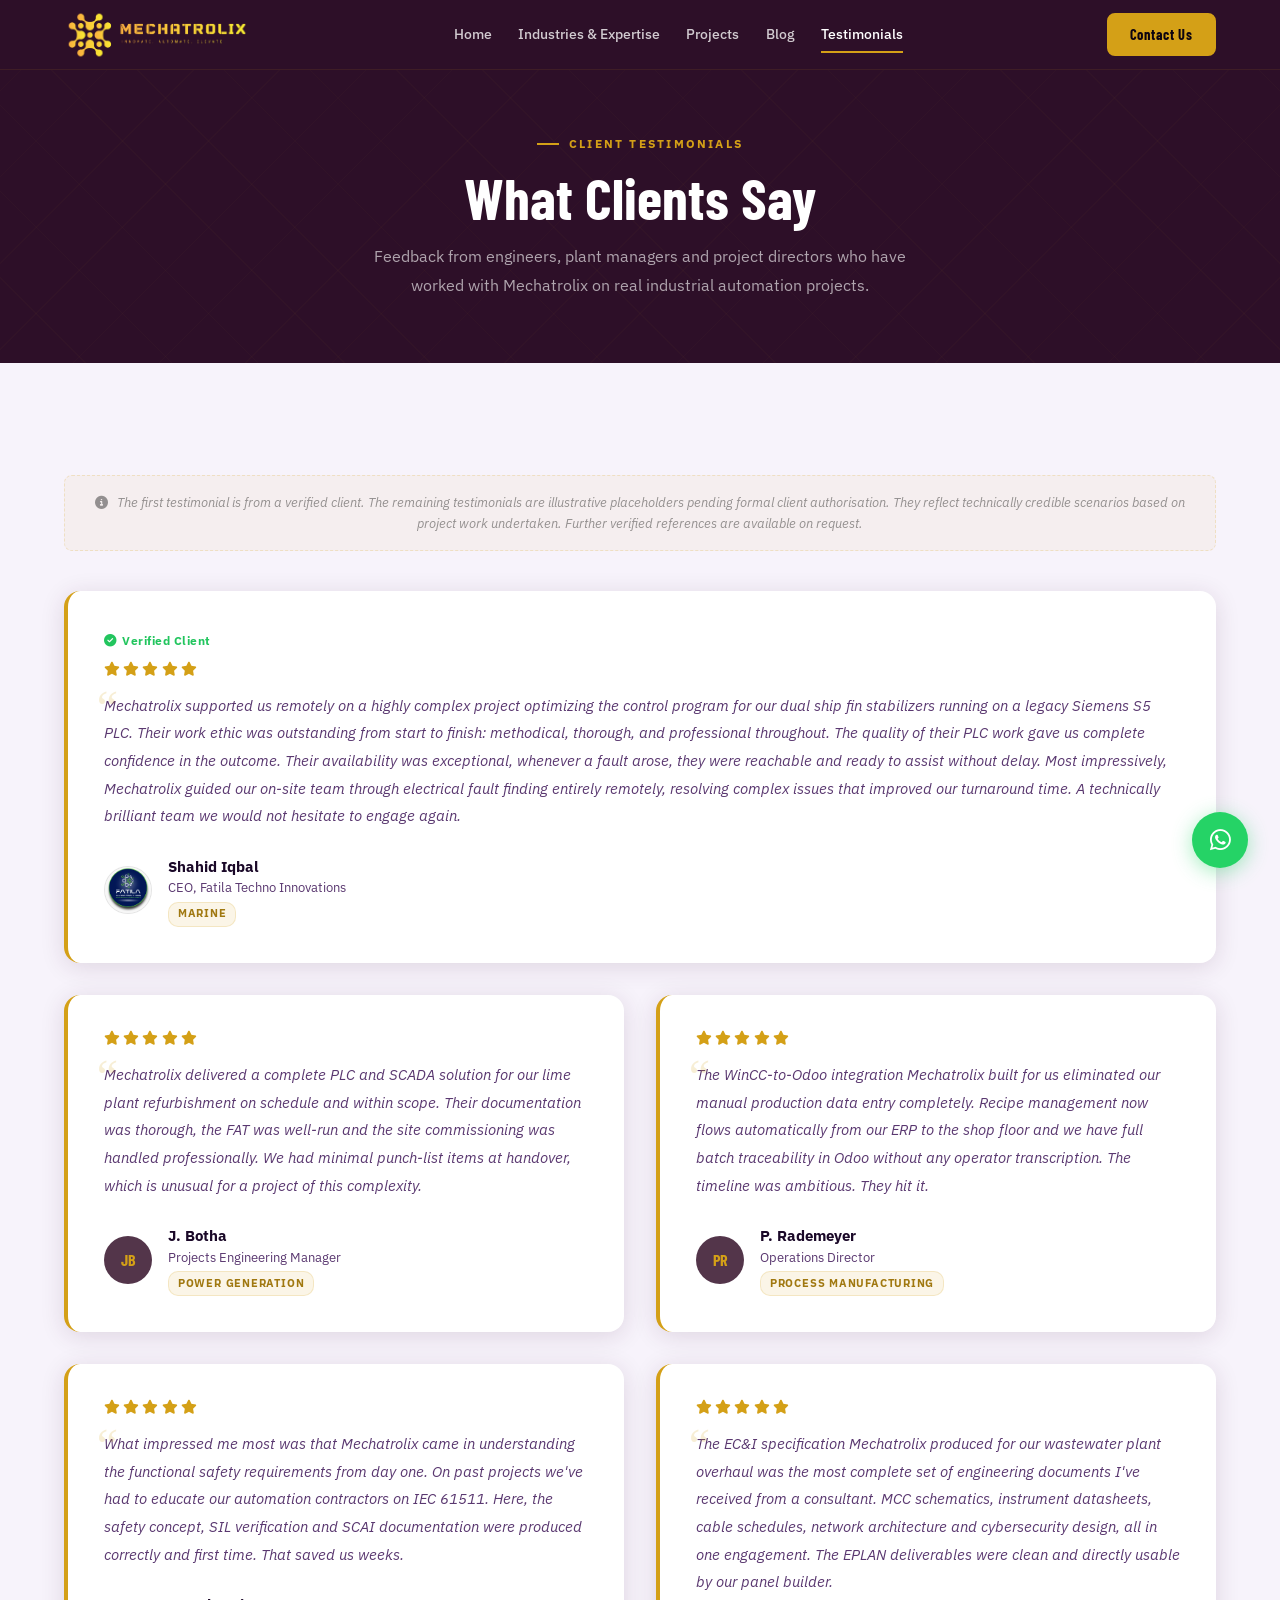
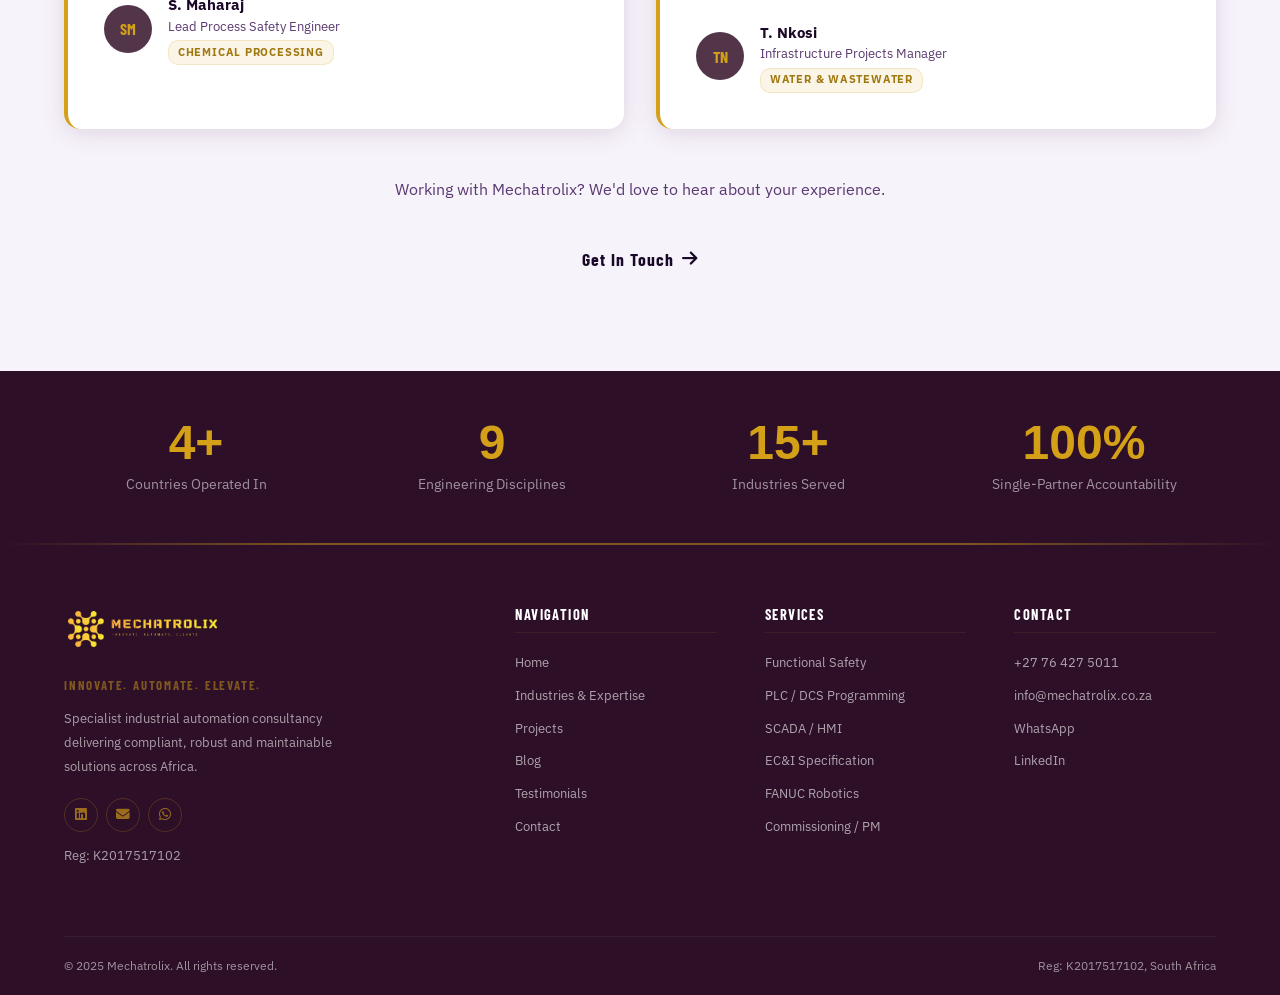
<file: testimonials.html>
<!DOCTYPE html>
<html lang="en">
<head>
  <meta charset="UTF-8">
  <meta name="viewport" content="width=device-width, initial-scale=1.0">
  <title>Testimonials | Mechatrolix</title>
  <meta name="description" content="Client testimonials for Mechatrolix, industrial automation consultancy delivering functional safety, PLC/SCADA and commissioning services across Africa.">
  <meta name="keywords" content="Mechatrolix testimonials, automation consultancy reviews, PLC SCADA client feedback, Africa automation">
  <meta property="og:title" content="Testimonials | Mechatrolix">
  <meta property="og:description" content="What clients say about working with Mechatrolix on industrial automation projects.">
  <meta property="og:type" content="website">
  <link rel="icon" type="image/png" href="images/favicon.png">
  <link rel="preconnect" href="https://fonts.googleapis.com">
  <link rel="preconnect" href="https://fonts.gstatic.com" crossorigin>
  <link href="https://fonts.googleapis.com/css2?family=Barlow+Condensed:wght@500;600;700&family=IBM+Plex+Mono:wght@500&family=IBM+Plex+Sans:wght@300;400;500;600;700&display=swap" rel="stylesheet">
  <link rel="stylesheet" href="https://cdnjs.cloudflare.com/ajax/libs/font-awesome/6.5.0/css/all.min.css">
  <link rel="stylesheet" href="css/style.css">
</head>
<body class="inner-page">

<header class="navbar" id="navbar">
  <div class="nav-inner">
    <a href="index.html" class="nav-logo">
      <img src="images/logo-color.png" alt="Mechatrolix" class="nav-logo-img">
    </a>
    <nav class="nav-links" id="navLinks">
      <a href="index.html"        class="nav-link" data-page="index.html">Home</a>
      <a href="industries.html"   class="nav-link" data-page="industries.html">Industries &amp; Expertise</a>
      <a href="projects.html"     class="nav-link" data-page="projects.html">Projects</a>
      <a href="blog.html"         class="nav-link" data-page="blog.html">Blog</a>
      <a href="testimonials.html" class="nav-link" data-page="testimonials.html">Testimonials</a>
      <a href="index.html#contact" class="btn btn-gold btn-sm nav-link-cta-mobile">Contact Us</a>
    </nav>
    <div class="nav-cta"><a href="index.html#contact" class="btn btn-gold btn-sm">Contact Us</a></div>
    <button class="hamburger" id="hamburger" aria-label="Toggle menu"><span></span><span></span><span></span></button>
  </div>
</header>

<a href="https://wa.me/27764275011" class="wa-float" target="_blank" rel="noopener" aria-label="Chat on WhatsApp">
  <i class="fa-brands fa-whatsapp"></i>
</a>

<main>

<!-- PAGE HERO -->
<div class="page-hero">
  <div class="container">
    <div class="section-eyebrow">Client Testimonials</div>
    <h1>What Clients Say</h1>
    <p>Feedback from engineers, plant managers and project directors who have worked with Mechatrolix on real industrial automation projects.</p>
  </div>
</div>

<!-- TESTIMONIALS -->
<section class="section section-alt">
  <div class="container">

    <div class="t-placeholder-notice fade-up" style="background:rgba(212,160,23,0.05); border:1px dashed rgba(212,160,23,0.2); color:rgba(0,0,0,0.4); margin-bottom:2.5rem;">
      <i class="fa-solid fa-info-circle" style="margin-right:0.4rem;"></i>
      The first testimonial is from a verified client. The remaining testimonials are illustrative placeholders pending formal client authorisation. They reflect technically credible scenarios based on project work undertaken. Further verified references are available on request.
    </div>

    <div class="testimonials-grid">

      <!-- VERIFIED TESTIMONIAL -->
      <div class="t-card t-card-full fade-up">
        <div class="t-verified-badge"><i class="fa-solid fa-circle-check"></i> Verified Client</div>
        <div class="t-stars">
          <i class="fa-solid fa-star"></i><i class="fa-solid fa-star"></i><i class="fa-solid fa-star"></i><i class="fa-solid fa-star"></i><i class="fa-solid fa-star"></i>
        </div>
        <p class="t-quote">Mechatrolix supported us remotely on a highly complex project optimizing the control program for our dual ship fin stabilizers running on a legacy Siemens S5 PLC. Their work ethic was outstanding from start to finish: methodical, thorough, and professional throughout. The quality of their PLC work gave us complete confidence in the outcome. Their availability was exceptional, whenever a fault arose, they were reachable and ready to assist without delay. Most impressively, Mechatrolix guided our on-site team through electrical fault finding entirely remotely, resolving complex issues that improved our turnaround time. A technically brilliant team we would not hesitate to engage again.</p>
        <div class="t-author">
          <div class="t-avatar t-avatar-logo">
            <img src="Fatila%20Logo.jpeg" alt="Fatila Techno Innovations">
          </div>
          <div>
            <div class="t-name">Shahid Iqbal</div>
            <div class="t-role">CEO, Fatila Techno Innovations</div>
            <span class="t-industry">Marine</span>
          </div>
        </div>
      </div>

      <div class="t-card fade-up">
        <div class="t-stars">
          <i class="fa-solid fa-star"></i><i class="fa-solid fa-star"></i><i class="fa-solid fa-star"></i><i class="fa-solid fa-star"></i><i class="fa-solid fa-star"></i>
        </div>
        <p class="t-quote">Mechatrolix delivered a complete PLC and SCADA solution for our lime plant refurbishment on schedule and within scope. Their documentation was thorough, the FAT was well-run and the site commissioning was handled professionally. We had minimal punch-list items at handover, which is unusual for a project of this complexity.</p>
        <div class="t-author">
          <div class="t-avatar">JB</div>
          <div>
            <div class="t-name">J. Botha</div>
            <div class="t-role">Projects Engineering Manager</div>
            <span class="t-industry">Power Generation</span>
          </div>
        </div>
      </div>

      <div class="t-card fade-up d1">
        <div class="t-stars">
          <i class="fa-solid fa-star"></i><i class="fa-solid fa-star"></i><i class="fa-solid fa-star"></i><i class="fa-solid fa-star"></i><i class="fa-solid fa-star"></i>
        </div>
        <p class="t-quote">The WinCC-to-Odoo integration Mechatrolix built for us eliminated our manual production data entry completely. Recipe management now flows automatically from our ERP to the shop floor and we have full batch traceability in Odoo without any operator transcription. The timeline was ambitious. They hit it.</p>
        <div class="t-author">
          <div class="t-avatar">PR</div>
          <div>
            <div class="t-name">P. Rademeyer</div>
            <div class="t-role">Operations Director</div>
            <span class="t-industry">Process Manufacturing</span>
          </div>
        </div>
      </div>

      <div class="t-card fade-up">
        <div class="t-stars">
          <i class="fa-solid fa-star"></i><i class="fa-solid fa-star"></i><i class="fa-solid fa-star"></i><i class="fa-solid fa-star"></i><i class="fa-solid fa-star"></i>
        </div>
        <p class="t-quote">What impressed me most was that Mechatrolix came in understanding the functional safety requirements from day one. On past projects we've had to educate our automation contractors on IEC 61511. Here, the safety concept, SIL verification and SCAI documentation were produced correctly and first time. That saved us weeks.</p>
        <div class="t-author">
          <div class="t-avatar">SM</div>
          <div>
            <div class="t-name">S. Maharaj</div>
            <div class="t-role">Lead Process Safety Engineer</div>
            <span class="t-industry">Chemical Processing</span>
          </div>
        </div>
      </div>

      <div class="t-card fade-up d1">
        <div class="t-stars">
          <i class="fa-solid fa-star"></i><i class="fa-solid fa-star"></i><i class="fa-solid fa-star"></i><i class="fa-solid fa-star"></i><i class="fa-solid fa-star"></i>
        </div>
        <p class="t-quote">The EC&amp;I specification Mechatrolix produced for our wastewater plant overhaul was the most complete set of engineering documents I've received from a consultant. MCC schematics, instrument datasheets, cable schedules, network architecture and cybersecurity design, all in one engagement. The EPLAN deliverables were clean and directly usable by our panel builder.</p>
        <div class="t-author">
          <div class="t-avatar">TN</div>
          <div>
            <div class="t-name">T. Nkosi</div>
            <div class="t-role">Infrastructure Projects Manager</div>
            <span class="t-industry">Water &amp; Wastewater</span>
          </div>
        </div>
      </div>

    </div>

    <!-- CTA -->
    <div style="text-align:center; margin-top:3rem;" class="fade-up">
      <p style="color:var(--text-mid); margin-bottom:1.5rem;">Working with Mechatrolix? We'd love to hear about your experience.</p>
      <a href="index.html#contact" class="btn btn-outline-dark btn-lg">Get In Touch <i class="fa-solid fa-arrow-right"></i></a>
    </div>

  </div>
</section>

<!-- Stats strip -->
<section class="section section-dark" style="padding:3rem 0;">
  <div class="container">
    <div style="display:grid; grid-template-columns:repeat(4,1fr); gap:2rem; text-align:center;">
      <div class="fade-up">
        <div style="font-family:'Rajdhani',sans-serif; font-size:3rem; font-weight:700; color:var(--accent); line-height:1;">4+</div>
        <p style="color:rgba(255,255,255,0.55); font-size:0.88rem; margin-top:0.4rem;">Countries Operated In</p>
      </div>
      <div class="fade-up d1">
        <div style="font-family:'Rajdhani',sans-serif; font-size:3rem; font-weight:700; color:var(--accent); line-height:1;">9</div>
        <p style="color:rgba(255,255,255,0.55); font-size:0.88rem; margin-top:0.4rem;">Engineering Disciplines</p>
      </div>
      <div class="fade-up d2">
        <div style="font-family:'Rajdhani',sans-serif; font-size:3rem; font-weight:700; color:var(--accent); line-height:1;">15+</div>
        <p style="color:rgba(255,255,255,0.55); font-size:0.88rem; margin-top:0.4rem;">Industries Served</p>
      </div>
      <div class="fade-up d3">
        <div style="font-family:'Rajdhani',sans-serif; font-size:3rem; font-weight:700; color:var(--accent); line-height:1;">100%</div>
        <p style="color:rgba(255,255,255,0.55); font-size:0.88rem; margin-top:0.4rem;">Single-Partner Accountability</p>
      </div>
    </div>
  </div>
</section>

</main>

<footer class="footer">
  <div class="container">
    <div class="footer-grid">
      <div class="footer-brand">
        <a href="index.html" class="nav-logo"><img src="images/logo-color.png" alt="Mechatrolix" class="nav-logo-img"></a>
        <div class="footer-tagline">Innovate. Automate. Elevate.</div>
        <p>Specialist industrial automation consultancy delivering compliant, robust and maintainable solutions across Africa.</p>
        <div class="footer-social">
          <a href="https://linkedin.com/company/mechatrolix" target="_blank" rel="noopener" aria-label="LinkedIn"><i class="fa-brands fa-linkedin"></i></a>
          <a href="mailto:info@mechatrolix.co.za" aria-label="Email"><i class="fa-solid fa-envelope"></i></a>
          <a href="https://wa.me/27764275011" target="_blank" rel="noopener" aria-label="WhatsApp"><i class="fa-brands fa-whatsapp"></i></a>
        </div>
        <p class="footer-reg">Reg: K2017517102</p>
      </div>
      <div class="footer-col">
        <h4>Navigation</h4>
        <ul>
          <li><a href="index.html">Home</a></li>
          <li><a href="industries.html">Industries &amp; Expertise</a></li>
          <li><a href="projects.html">Projects</a></li>
          <li><a href="blog.html">Blog</a></li>
          <li><a href="testimonials.html">Testimonials</a></li>
          <li><a href="index.html#contact">Contact</a></li>
        </ul>
      </div>
      <div class="footer-col">
        <h4>Services</h4>
        <ul>
          <li><a href="index.html#services">Functional Safety</a></li>
          <li><a href="index.html#services">PLC / DCS Programming</a></li>
          <li><a href="index.html#services">SCADA / HMI</a></li>
          <li><a href="index.html#services">EC&amp;I Specification</a></li>
          <li><a href="index.html#services">FANUC Robotics</a></li>
          <li><a href="index.html#services">Commissioning / PM</a></li>
        </ul>
      </div>
      <div class="footer-col">
        <h4>Contact</h4>
        <ul>
          <li><a href="tel:+27764275011">+27 76 427 5011</a></li>
          <li><a href="mailto:info@mechatrolix.co.za">info@mechatrolix.co.za</a></li>
          <li><a href="https://wa.me/27764275011" target="_blank" rel="noopener">WhatsApp</a></li>
          <li><a href="https://linkedin.com/company/mechatrolix" target="_blank" rel="noopener">LinkedIn</a></li>
        </ul>
      </div>
    </div>
    <div class="footer-bottom">
      <p>&copy; 2025 Mechatrolix. All rights reserved.</p>
      <p>Reg: K2017517102, South Africa</p>
    </div>
  </div>
</footer>

<script src="js/main.js"></script>
</body>
</html>
</file>
<file: css/style.css>
/* ============================================================
   MECHATROLIX — style.css
   ============================================================ */

:root {
  --primary:       #53354a;
  --primary-dark:  #2d0f28;
  --primary-light: #6b2860;
  --accent:        #d4a017;
  --accent-light:  #f0be40;
  --accent-dark:   #a07810;
  --dark:          #0d0410;
  --dark-2:        #160b1c;
  --white:         #ffffff;
  --off-white:     #f7f3fb;
  --text-dark:     #1a0828;
  --text-mid:      #5a3870;
  --text-light:    rgba(255,255,255,0.72);
  --border-gold:   rgba(212,160,23,0.2);
  --radius:        8px;
  --radius-lg:     16px;
  --shadow:        0 4px 24px rgba(74,25,66,0.14);
  --shadow-lg:     0 8px 40px rgba(74,25,66,0.24);
  --transition:    all 0.3s ease;
  --nav-h:         70px;
  --max-w:         1200px;
}

/* ---- Reset ---- */
*, *::before, *::after { box-sizing: border-box; margin: 0; padding: 0; }
html { scroll-behavior: smooth; font-size: 16px; }
body {
  font-family: 'IBM Plex Sans', sans-serif;
  color: var(--text-dark);
  background: var(--white);
  line-height: 1.6;
  overflow-x: hidden;
}
img { max-width: 100%; height: auto; display: block; }
a { text-decoration: none; color: inherit; transition: var(--transition); }
ul { list-style: none; }
button { cursor: pointer; border: none; font-family: inherit; background: none; }
input, select, textarea { font-family: inherit; }

/* ---- Typography ---- */
h1, h2, h3, h4, h5, h6 {
  font-family: 'Barlow Condensed', sans-serif;
  font-weight: 700;
  line-height: 1.15;
}
h1 { font-size: clamp(2rem, 5vw, 3.6rem); }
h2 { font-size: clamp(1.75rem, 3.5vw, 2.6rem); }
h3 { font-size: clamp(1.05rem, 2vw, 1.35rem); }

/* ---- Layout utilities ---- */
.container { max-width: var(--max-w); margin: 0 auto; padding: 0 1.5rem; }
.section { padding: 5rem 0; position: relative; }
.section-dark  { background: var(--primary-dark); }
.section-darker{ background: var(--dark-2); }
.section-alt   { background: var(--off-white); }
.rel           { position: relative; z-index: 2; }
.text-center   { text-align: center; }
.centered-section { text-align: center; }

.section-header { margin-bottom: 3rem; }
.section-header.centered { text-align: center; }

.section-eyebrow {
  display: inline-flex;
  align-items: center;
  gap: 0.6rem;
  font-size: 0.77rem;
  font-weight: 700;
  letter-spacing: 0.18em;
  text-transform: uppercase;
  color: var(--accent);
  margin-bottom: 0.65rem;
}
.section-eyebrow::before {
  content: '';
  display: block;
  width: 1.4rem;
  height: 2px;
  background: var(--accent);
  flex-shrink: 0;
}

.section-title       { color: var(--text-dark); margin-bottom: 0.9rem; }
.section-title.light { color: var(--white); }
.section-sub         { color: var(--text-mid); font-size: 1.02rem; max-width: 640px; line-height: 1.75; }
.section-sub.light   { color: var(--text-light); }
.section-header.centered .section-sub { margin: 0 auto; }

/* ---- Buttons ---- */
.btn {
  display: inline-flex;
  align-items: center;
  gap: 0.5rem;
  font-family: 'Barlow Condensed', sans-serif;
  font-weight: 700;
  font-size: 1rem;
  letter-spacing: 0.06em;
  padding: 0.8rem 2rem;
  border-radius: var(--radius);
  border: 2px solid transparent;
  transition: var(--transition);
  cursor: pointer;
  white-space: nowrap;
}
.btn-gold {
  background: var(--accent);
  color: var(--dark);
  border-color: var(--accent);
}
.btn-gold:hover {
  background: var(--accent-light);
  border-color: var(--accent-light);
  transform: translateY(-2px);
  box-shadow: 0 8px 24px rgba(212,160,23,0.38);
}
.btn-outline {
  background: transparent;
  color: var(--white);
  border-color: rgba(255,255,255,0.5);
}
.btn-outline:hover {
  border-color: var(--accent);
  color: var(--accent);
  transform: translateY(-2px);
}
.btn-sm  { padding: 0.5rem 1.3rem; font-size: 0.9rem; }
.btn-lg  { padding: 1rem 2.5rem; font-size: 1.1rem; }
.btn-full{ width: 100%; justify-content: center; }

.link-arrow {
  display: inline-flex;
  align-items: center;
  gap: 0.4rem;
  font-family: 'Barlow Condensed', sans-serif;
  font-weight: 700;
  font-size: 0.88rem;
  letter-spacing: 0.05em;
  color: var(--accent);
  transition: gap 0.25s ease;
}
.link-arrow:hover { gap: 0.7rem; }
.link-arrow i { font-size: 0.8rem; }

/* ============================================================
   NAVBAR
   ============================================================ */
.navbar {
  position: fixed;
  top: 0; left: 0; right: 0;
  height: var(--nav-h);
  background: var(--primary-dark);
  border-bottom: 1px solid rgba(212,160,23,0.1);
  z-index: 1000;
  transition: box-shadow 0.3s;
}
.navbar.scrolled { box-shadow: 0 2px 28px rgba(0,0,0,0.55); }

.nav-inner {
  max-width: var(--max-w);
  margin: 0 auto;
  padding: 0 1.5rem;
  height: 100%;
  display: flex;
  align-items: center;
  justify-content: space-between;
  gap: 1.5rem;
}

.nav-logo {
  display: flex;
  align-items: center;
  gap: 0.6rem;
  flex-shrink: 0;
}
.nav-logo-img {
  height: 52px;
  width: auto;
  display: block;
}

.nav-links {
  display: flex;
  align-items: center;
  gap: 0.15rem;
  flex: 1;
  justify-content: center;
}
.nav-link {
  font-size: 0.875rem;
  font-weight: 500;
  color: rgba(255,255,255,0.78);
  padding: 0.4rem 0.75rem;
  border-radius: var(--radius);
  position: relative;
  white-space: nowrap;
}
.nav-link::after {
  content: '';
  position: absolute;
  bottom: -1px; left: 0.75rem; right: 0.75rem;
  height: 2px;
  background: var(--accent);
  transform: scaleX(0);
  transition: transform 0.3s ease;
  transform-origin: left;
}
.nav-link:hover { color: var(--white); }
.nav-link:hover::after,
.nav-link.active::after { transform: scaleX(1); }
.nav-link.active { color: var(--white); }

.nav-cta { flex-shrink: 0; }

/* mobile: Contact Us inside menu */
.nav-link-cta-mobile { display: none; }

.hamburger {
  display: none;
  flex-direction: column;
  gap: 5px;
  padding: 6px;
}
.hamburger span {
  display: block;
  width: 24px; height: 2px;
  background: var(--white);
  border-radius: 2px;
  transition: var(--transition);
}
.hamburger.open span:nth-child(1) { transform: translateY(7px) rotate(45deg); }
.hamburger.open span:nth-child(2) { opacity: 0; }
.hamburger.open span:nth-child(3) { transform: translateY(-7px) rotate(-45deg); }

/* ============================================================
   HERO
   ============================================================ */
.hero {
  position: relative;
  min-height: 100vh;
  display: flex;
  align-items: center;
  justify-content: center;
  overflow: hidden;
  padding-top: var(--nav-h);
}
#heroCanvas {
  position: absolute;
  inset: 0;
  width: 100%;
  height: 100%;
  display: block;
}
.hero-overlay {
  position: absolute;
  inset: 0;
  background: linear-gradient(
    135deg,
    rgba(13,4,16,0.93) 0%,
    rgba(74,25,66,0.72) 50%,
    rgba(13,4,16,0.93) 100%
  );
}
.hero-content {
  position: relative;
  z-index: 2;
  max-width: 840px;
  padding: 0 1.5rem;
  text-align: center;
}
.hero-badge {
  display: inline-flex;
  align-items: center;
  gap: 0.5rem;
  background: rgba(212,160,23,0.1);
  border: 1px solid rgba(212,160,23,0.35);
  border-radius: 20px;
  padding: 0.35rem 1rem;
  font-size: 0.78rem;
  font-weight: 700;
  letter-spacing: 0.14em;
  text-transform: uppercase;
  color: var(--accent);
  margin-bottom: 1.5rem;
}
.hero h1 { color: var(--white); margin-bottom: 1.25rem; }
.hero h1 em { font-style: normal; color: var(--accent); }
.hero-sub {
  font-size: 1.02rem;
  color: rgba(255,255,255,0.68);
  max-width: 700px;
  margin: 0 auto 2.5rem;
  line-height: 1.8;
}
.hero-actions { display: flex; gap: 1rem; justify-content: center; flex-wrap: wrap; }

.hero-scroll {
  position: absolute;
  bottom: 2.5rem; left: 50%;
  transform: translateX(-50%);
  z-index: 2;
  display: flex;
  flex-direction: column;
  align-items: center;
  gap: 0.5rem;
  color: rgba(255,255,255,0.35);
  font-size: 0.68rem;
  letter-spacing: 0.12em;
  text-transform: uppercase;
}
.scroll-mouse {
  width: 22px; height: 36px;
  border: 1.5px solid rgba(255,255,255,0.28);
  border-radius: 11px;
  display: flex;
  justify-content: center;
  padding-top: 6px;
}
.scroll-wheel {
  width: 3px; height: 7px;
  background: var(--accent);
  border-radius: 2px;
  animation: scrollBounce 1.9s ease-in-out infinite;
}
@keyframes scrollBounce {
  0%   { opacity: 1; transform: translateY(0); }
  80%  { opacity: 0.3; }
  100% { opacity: 0; transform: translateY(12px); }
}

/* ============================================================
   ABOUT
   ============================================================ */
.about-grid {
  display: grid;
  grid-template-columns: 1fr 1fr;
  gap: 4rem;
  align-items: center;
}
/* ---- About Slideshow ---- */
.about-grid { align-items: stretch; }

.about-slideshow {
  position: relative;
  border-radius: var(--radius-lg);
  overflow: hidden;
  background: var(--primary-dark);
  border: 1px solid var(--border-gold);
  min-height: 420px;
}

.slideshow-track {
  position: absolute;
  inset: 0;
}

.slide {
  position: absolute;
  inset: 0;
  opacity: 0;
  transition: opacity 0.75s ease;
}
.slide.active { opacity: 1; }

.slide img {
  width: 100%;
  height: 100%;
  object-fit: cover;
  display: block;
}

.slide-label {
  position: absolute;
  bottom: 0; left: 0; right: 0;
  padding: 3rem 1.25rem 3.5rem;
  background: linear-gradient(to top, rgba(13,4,16,0.9) 0%, transparent 100%);
  font-family: 'Barlow Condensed', sans-serif;
  font-weight: 700;
  font-size: 0.95rem;
  letter-spacing: 0.1em;
  text-transform: uppercase;
  color: var(--accent);
  display: flex;
  align-items: center;
  gap: 0.5rem;
}
.slide-label i { font-size: 0.85rem; }

.slideshow-controls {
  position: absolute;
  bottom: 1rem; left: 0; right: 0;
  display: flex;
  align-items: center;
  justify-content: center;
  gap: 0.75rem;
  z-index: 10;
}

.ss-btn {
  width: 30px; height: 30px;
  border-radius: 50%;
  background: rgba(0,0,0,0.45);
  border: 1px solid rgba(212,160,23,0.35);
  color: var(--white);
  display: flex; align-items: center; justify-content: center;
  cursor: pointer;
  font-size: 0.7rem;
  transition: var(--transition);
  backdrop-filter: blur(4px);
}
.ss-btn:hover { background: var(--accent); color: var(--dark); border-color: var(--accent); }

.ss-dots { display: flex; gap: 0.35rem; align-items: center; }

.ss-dot {
  width: 7px; height: 7px;
  border-radius: 50%;
  background: rgba(255,255,255,0.3);
  border: none;
  cursor: pointer;
  transition: var(--transition);
  padding: 0;
}
.ss-dot.active {
  background: var(--accent);
  width: 20px;
  border-radius: 4px;
}

.about-text p { color: var(--text-mid); margin-bottom: 1rem; line-height: 1.8; }
.about-tags { display: flex; flex-wrap: wrap; gap: 0.4rem; margin-top: 1.5rem; }
.about-tag {
  font-size: 0.75rem;
  font-weight: 700;
  letter-spacing: 0.06em;
  text-transform: uppercase;
  color: var(--accent-dark);
  background: rgba(212,160,23,0.1);
  border: 1px solid rgba(212,160,23,0.2);
  padding: 0.28rem 0.75rem;
  border-radius: 20px;
}

/* ============================================================
   LEADERSHIP
   ============================================================ */
.leadership-card {
  max-width: 520px;
  margin: 0 auto;
  background: var(--white);
  border-radius: var(--radius-lg);
  padding: 2.5rem;
  box-shadow: var(--shadow-lg);
  border: 1px solid rgba(212,160,23,0.15);
  display: flex;
  align-items: flex-start;
  gap: 1.5rem;
}
.leader-avatar {
  width: 80px; height: 80px;
  border-radius: 50%;
  background: linear-gradient(135deg, var(--primary-dark), var(--primary));
  display: flex; align-items: center; justify-content: center;
  color: var(--accent);
  font-size: 1.8rem;
  flex-shrink: 0;
  border: 2px solid rgba(212,160,23,0.3);
  overflow: hidden;
}
.leader-photo {
  width: 100%; height: 100%;
  object-fit: cover;
  object-position: center top;
  display: block;
}
.leader-name {
  font-family: 'Barlow Condensed', sans-serif;
  font-size: 1.5rem; font-weight: 700;
  color: var(--text-dark);
  margin-bottom: 0.15rem;
}
.leader-title {
  font-weight: 600; font-size: 0.9rem;
  color: var(--accent-dark);
  margin-bottom: 1rem;
  letter-spacing: 0.04em;
}
.leader-creds { display: flex; flex-direction: column; gap: 0.4rem; }
.leader-cred {
  display: flex; align-items: center; gap: 0.5rem;
  font-size: 0.875rem; color: var(--text-mid);
}
.leader-cred i { color: var(--accent); font-size: 0.8rem; flex-shrink: 0; }

/* ============================================================
   SERVICES
   ============================================================ */
.services-grid {
  display: grid;
  grid-template-columns: repeat(3, 1fr);
  gap: 1.25rem;
}
.service-card {
  background: rgba(255,255,255,0.04);
  border: 1px solid var(--border-gold);
  border-radius: var(--radius-lg);
  padding: 2rem 1.75rem;
  transition: var(--transition);
  position: relative;
  overflow: hidden;
}
.service-card::after {
  content: '';
  position: absolute;
  inset: 0;
  background: linear-gradient(135deg, rgba(212,160,23,0.06) 0%, transparent 55%);
  opacity: 0;
  transition: opacity 0.3s;
}
.service-card:hover { border-color: rgba(212,160,23,0.45); transform: translateY(-4px); background: rgba(255,255,255,0.07); }
.service-card:hover::after { opacity: 1; }

.service-num {
  font-family: 'Barlow Condensed', sans-serif;
  font-size: 2.2rem; font-weight: 700;
  color: var(--accent);
  line-height: 1;
  margin-bottom: 0.5rem;
}
.service-icon {
  width: 46px; height: 46px;
  background: rgba(212,160,23,0.12);
  border-radius: var(--radius);
  display: flex; align-items: center; justify-content: center;
  color: var(--accent);
  font-size: 1.2rem;
  margin-bottom: 1rem;
}
.service-card h3 { color: var(--white); margin-bottom: 0.5rem; font-size: 1rem; line-height: 1.3; }
.service-card p { color: rgba(255,255,255,0.55); font-size: 0.82rem; line-height: 1.7; }

/* ============================================================
   WHY MECHATROLIX
   ============================================================ */
.why-grid {
  display: flex;
  flex-wrap: wrap;
  gap: 1.5rem;
  justify-content: center;
}
.why-card {
  flex: 0 1 calc(33.333% - 1rem);
  min-width: 280px;
  background: var(--white);
  border-radius: var(--radius-lg);
  padding: 2rem;
  box-shadow: var(--shadow);
  border-top: 3px solid var(--accent);
  transition: var(--transition);
}
.why-card:hover { transform: translateY(-4px); box-shadow: var(--shadow-lg); }
.why-icon {
  width: 52px; height: 52px;
  background: rgba(74,25,66,0.07);
  border-radius: var(--radius);
  display: flex; align-items: center; justify-content: center;
  color: var(--primary);
  font-size: 1.3rem;
  margin-bottom: 1rem;
}
.why-card h3 { color: var(--text-dark); margin-bottom: 0.45rem; font-size: 1.05rem; }
.why-card p { color: var(--text-mid); font-size: 0.875rem; line-height: 1.7; }

/* ============================================================
   STANDARDS
   ============================================================ */
.standards-grid { display: grid; grid-template-columns: 1fr 1fr; gap: 0.75rem; }
.standard-row {
  background: rgba(255,255,255,0.04);
  border: 1px solid var(--border-gold);
  border-radius: var(--radius);
  padding: 1.1rem 1.4rem;
  display: flex;
  gap: 1.25rem;
  align-items: flex-start;
}
.standard-label {
  font-family: 'Barlow Condensed', sans-serif;
  font-size: 0.75rem; font-weight: 700;
  letter-spacing: 0.1em; text-transform: uppercase;
  color: var(--accent);
  white-space: nowrap;
  min-width: 145px;
  padding-top: 0.1rem;
}
.standard-values { font-size: 0.82rem; color: rgba(255,255,255,0.62); line-height: 1.65; }

/* ============================================================
   INDUSTRIES PREVIEW (Home)
   ============================================================ */
.ind-preview-grid {
  display: grid;
  grid-template-columns: repeat(4, 1fr);
  gap: 1rem;
}
.ind-preview-card {
  background: rgba(255,255,255,0.04);
  border: 1px solid var(--border-gold);
  border-radius: var(--radius-lg);
  padding: 1.5rem 1rem;
  text-align: center;
  transition: var(--transition);
}
.ind-preview-card:hover { border-color: var(--accent); background: rgba(212,160,23,0.07); transform: translateY(-3px); }
.ind-preview-icon {
  width: 54px; height: 54px;
  margin: 0 auto 0.75rem;
  background: rgba(212,160,23,0.1);
  border-radius: 50%;
  display: flex; align-items: center; justify-content: center;
  color: var(--accent);
  font-size: 1.35rem;
  transition: var(--transition);
}
.ind-preview-card:hover .ind-preview-icon { background: var(--accent); color: var(--dark); }
.ind-preview-card h4 { color: var(--white); font-size: 0.88rem; font-weight: 600; }

/* ============================================================
   CONTACT STRIP
   ============================================================ */
.contact-strip { background: var(--accent); padding: 2rem 0; }
.contact-strip-inner {
  display: flex;
  align-items: center;
  justify-content: space-between;
  flex-wrap: wrap;
  gap: 1rem;
}
.strip-item { display: flex; align-items: center; gap: 0.75rem; color: var(--dark); }
.strip-item i { font-size: 1.1rem; }
.strip-item strong { font-weight: 700; font-size: 1rem; }
.btn-wa {
  display: inline-flex;
  align-items: center;
  gap: 0.5rem;
  background: #25D366;
  color: var(--white);
  font-family: 'Barlow Condensed', sans-serif;
  font-weight: 700;
  font-size: 0.95rem;
  padding: 0.65rem 1.4rem;
  border-radius: var(--radius);
  transition: var(--transition);
}
.btn-wa:hover { background: #1dbe5e; transform: translateY(-2px); }

/* ============================================================
   CONTACT FORM SECTION
   ============================================================ */
.contact-form-grid {
  display: grid;
  grid-template-columns: 1fr 1.9fr;
  gap: 4rem;
  align-items: start;
}
.cf-left h2 { color: var(--white); margin-bottom: 1rem; }
.cf-left p { color: var(--text-light); font-size: 0.95rem; margin-bottom: 2rem; line-height: 1.75; }

.cf-info-list { display: flex; flex-direction: column; gap: 1rem; }
.cf-info-item {
  display: flex; align-items: flex-start; gap: 0.75rem;
  color: rgba(255,255,255,0.65); font-size: 0.88rem;
}
.cf-icon {
  width: 34px; height: 34px;
  background: rgba(212,160,23,0.1);
  border-radius: var(--radius);
  display: flex; align-items: center; justify-content: center;
  color: var(--accent); font-size: 0.88rem;
  flex-shrink: 0;
}
.cf-info-item a { color: rgba(255,255,255,0.65); }
.cf-info-item a:hover { color: var(--accent); }

.contact-form-box {
  background: rgba(255,255,255,0.04);
  border: 1px solid var(--border-gold);
  border-radius: var(--radius-lg);
  padding: 2.5rem;
}
.form-row { display: grid; grid-template-columns: 1fr 1fr; gap: 1rem; }
.form-group { display: flex; flex-direction: column; gap: 0.38rem; margin-bottom: 1rem; }
.form-group label { font-size: 0.8rem; font-weight: 600; color: rgba(255,255,255,0.72); letter-spacing: 0.04em; }
.form-group input,
.form-group select,
.form-group textarea {
  background: rgba(255,255,255,0.06);
  border: 1px solid rgba(212,160,23,0.2);
  border-radius: var(--radius);
  padding: 0.72rem 1rem;
  color: var(--white);
  font-size: 0.88rem;
  outline: none;
  transition: border-color 0.3s;
  -webkit-appearance: none;
}
.form-group input::placeholder,
.form-group textarea::placeholder { color: rgba(255,255,255,0.28); }
.form-group input:focus,
.form-group select:focus,
.form-group textarea:focus { border-color: var(--accent); }
.form-group select option { background: var(--primary-dark); color: var(--white); }
.form-group textarea { resize: vertical; min-height: 110px; }
.form-note { font-size: 0.75rem; color: rgba(255,255,255,0.35); margin-top: 0.75rem; }
.input-error { border-color: #e05252 !important; }
input.vf-checking { border-color: rgba(212,160,23,0.6) !important; }
input.vf-verified { border-color: #5cb85c !important; }
.form-success {
  display: none;
  text-align: center;
  padding: 0.8rem;
  background: rgba(212,160,23,0.1);
  border: 1px solid rgba(212,160,23,0.2);
  border-radius: var(--radius);
  color: var(--accent-light);
  font-weight: 600;
  margin-top: 1rem;
  font-size: 0.9rem;
}

/* ============================================================
   FOOTER
   ============================================================ */
.footer {
  position: relative;
  background: linear-gradient(180deg, #241021 0%, #1a0b18 100%);
  padding: 4rem 0 0;
}
.footer::before {
  content: '';
  position: absolute;
  top: 0; left: 0; right: 0;
  height: 2px;
  background: linear-gradient(90deg, transparent, rgba(212,160,23,0.5) 25%, rgba(212,160,23,0.5) 75%, transparent);
}
.footer-grid {
  display: grid;
  grid-template-columns: 2fr 1fr 1fr 1fr;
  gap: 3rem;
  margin-bottom: 3rem;
}
.footer-brand .nav-logo { margin-bottom: 1rem; display: inline-block; }
.footer-brand .nav-logo-img { height: 44px; }
.footer-tagline {
  font-family: 'Barlow Condensed', sans-serif;
  font-size: 0.8rem; font-weight: 700;
  letter-spacing: 0.14em; text-transform: uppercase;
  color: rgba(212,160,23,0.5);
  margin-bottom: 0.75rem;
}
.footer-brand > p { color: rgba(255,255,255,0.6); font-size: 0.84rem; line-height: 1.75; margin-bottom: 1.25rem; max-width: 270px; }
.footer-social { display: flex; gap: 0.5rem; }
.footer-social a {
  width: 34px; height: 34px;
  border-radius: 50%;
  border: 1px solid rgba(212,160,23,0.22);
  display: flex; align-items: center; justify-content: center;
  color: rgba(212,160,23,0.65);
  font-size: 0.85rem;
  transition: var(--transition);
}
.footer-social a:hover { background: var(--accent); color: var(--dark); border-color: var(--accent); }

.footer-col h4 {
  font-family: 'Barlow Condensed', sans-serif;
  font-size: 0.9rem; font-weight: 700;
  letter-spacing: 0.1em; text-transform: uppercase;
  color: var(--white);
  margin-bottom: 1rem;
  padding-bottom: 0.5rem;
  border-bottom: 1px solid rgba(212,160,23,0.1);
}
.footer-col ul { display: flex; flex-direction: column; gap: 0.45rem; }
.footer-col ul li a { font-size: 0.84rem; color: rgba(255,255,255,0.62); }
.footer-col ul li a:hover { color: var(--accent); padding-left: 4px; }

.footer-reg { font-size: 0.75rem; color: rgba(255,255,255,0.5); margin-top: 0.75rem; }

.footer-bottom {
  border-top: 1px solid rgba(255,255,255,0.06);
  padding: 1.2rem 0;
  display: flex;
  justify-content: space-between;
  align-items: center;
  flex-wrap: wrap;
  gap: 0.5rem;
}
.footer-bottom p { font-size: 0.78rem; color: rgba(255,255,255,0.55); }

/* ============================================================
   WHATSAPP FLOAT BUTTON
   ============================================================ */
.wa-float {
  position: fixed;
  bottom: 2rem; right: 2rem;
  z-index: 999;
  width: 56px; height: 56px;
  border-radius: 50%;
  background: #25D366;
  color: var(--white);
  display: flex; align-items: center; justify-content: center;
  font-size: 1.5rem;
  box-shadow: 0 4px 20px rgba(37,211,102,0.42);
  transition: var(--transition);
  text-decoration: none;
}
.wa-float:hover { background: #1dbe5e; transform: scale(1.1); box-shadow: 0 6px 28px rgba(37,211,102,0.55); color: var(--white); }
.wa-float::before {
  content: 'Chat on WhatsApp';
  position: absolute;
  right: calc(100% + 0.75rem);
  background: var(--dark);
  color: var(--white);
  font-size: 0.78rem;
  font-weight: 600;
  white-space: nowrap;
  padding: 0.38rem 0.75rem;
  border-radius: var(--radius);
  opacity: 0;
  pointer-events: none;
  transition: opacity 0.3s;
}
.wa-float:hover::before { opacity: 1; }

/* ============================================================
   PAGE HERO (inner pages)
   ============================================================ */
.page-hero {
  padding: calc(var(--nav-h) + 4rem) 0 4rem;
  background: var(--primary-dark);
  text-align: center;
  position: relative;
  overflow: hidden;
}
.page-hero::before {
  content: '';
  position: absolute;
  inset: 0;
  background:
    repeating-linear-gradient(45deg, transparent, transparent 60px, rgba(212,160,23,0.025) 60px, rgba(212,160,23,0.025) 61px),
    repeating-linear-gradient(-45deg, transparent, transparent 60px, rgba(212,160,23,0.025) 60px, rgba(212,160,23,0.025) 61px);
}
.page-hero .section-eyebrow { display: flex; justify-content: center; }
.page-hero h1 { color: var(--white); position: relative; z-index: 1; margin-bottom: 0.75rem; }
.page-hero p { color: rgba(255,255,255,0.62); max-width: 580px; margin: 0 auto; position: relative; z-index: 1; font-size: 1.02rem; line-height: 1.75; }
.page-hero .section-eyebrow { position: relative; z-index: 1; }

/* ============================================================
   INDUSTRIES PAGE
   ============================================================ */
.ind-group { margin-bottom: 3.5rem; }
.ind-group-title {
  font-family: 'Barlow Condensed', sans-serif;
  font-size: 1rem; font-weight: 700;
  letter-spacing: 0.14em; text-transform: uppercase;
  color: var(--accent);
  margin-bottom: 1.25rem;
  padding-bottom: 0.6rem;
  border-bottom: 1px solid var(--border-gold);
  display: flex;
  align-items: center;
  gap: 0.6rem;
}
.ind-group-title::before { content: ''; width: 3px; height: 1em; background: var(--accent); display: block; border-radius: 2px; }

.ind-full-grid { display: grid; grid-template-columns: repeat(4, 1fr); gap: 1rem; }
.ind-card {
  background: rgba(255,255,255,0.04);
  border: 1px solid var(--border-gold);
  border-radius: var(--radius-lg);
  padding: 1.75rem 1.5rem;
  transition: var(--transition);
}
.ind-card:hover { border-color: var(--accent); background: rgba(212,160,23,0.07); transform: translateY(-3px); }
.ind-card .ind-icon {
  width: 50px; height: 50px;
  background: rgba(212,160,23,0.1);
  border-radius: var(--radius);
  display: flex; align-items: center; justify-content: center;
  color: var(--accent);
  font-size: 1.25rem;
  margin-bottom: 1rem;
  transition: var(--transition);
}
.ind-card:hover .ind-icon { background: var(--accent); color: var(--dark); }
.ind-card h3 { color: var(--white); font-size: 0.95rem; margin-bottom: 0.38rem; }
.ind-card p { color: rgba(255,255,255,0.52); font-size: 0.8rem; line-height: 1.6; }

/* ============================================================
   PROJECTS PAGE
   ============================================================ */
.filter-bar { display: flex; gap: 0.5rem; flex-wrap: wrap; margin-bottom: 2.5rem; }
.filter-btn {
  padding: 0.4rem 1.1rem;
  border-radius: 20px;
  font-size: 0.8rem; font-weight: 600;
  letter-spacing: 0.05em;
  color: rgba(255,255,255,0.62);
  border: 1px solid var(--border-gold);
  background: transparent;
  transition: var(--transition);
  cursor: pointer;
}
.filter-btn:hover,
.filter-btn.active { background: var(--accent); color: var(--dark); border-color: var(--accent); }

.projects-grid { display: grid; grid-template-columns: repeat(2, 1fr); gap: 2rem; }
.project-card {
  background: rgba(255,255,255,0.04);
  border: 1px solid var(--border-gold);
  border-radius: var(--radius-lg);
  overflow: hidden;
  cursor: pointer;
  transition: var(--transition);
}
.project-card:hover { border-color: rgba(212,160,23,0.5); transform: translateY(-4px); }
.project-thumb {
  height: 220px;
  background: var(--primary-dark);
  display: flex; align-items: center; justify-content: center;
  font-size: 4rem;
  color: rgba(212,160,23,0.18);
  position: relative; overflow: hidden;
}
.project-thumb::before {
  content: '';
  position: absolute; inset: 0;
  background:
    repeating-linear-gradient(45deg, transparent, transparent 18px, rgba(212,160,23,0.03) 18px, rgba(212,160,23,0.03) 19px);
}
.project-thumb i { position: relative; z-index: 1; }
.project-thumb-img {
  position: absolute; inset: 0;
  width: 100%; height: 100%;
  object-fit: cover;
  z-index: 1;
}
.project-body { padding: 1.75rem; }
.project-tags { display: flex; gap: 0.4rem; flex-wrap: wrap; margin-bottom: 0.7rem; }
.project-tag {
  font-size: 0.7rem; font-weight: 700;
  letter-spacing: 0.08em; text-transform: uppercase;
  padding: 0.2rem 0.6rem;
  border-radius: 12px;
  color: var(--accent-dark);
  background: rgba(212,160,23,0.12);
}
.project-card h3 { color: var(--white); font-size: 1.1rem; margin-bottom: 0.55rem; line-height: 1.3; }
.project-card p { color: rgba(255,255,255,0.58); font-size: 0.84rem; line-height: 1.7; margin-bottom: 1rem; }
.project-status-badge {
  display: inline-block;
  font-size: 0.68rem; font-weight: 700;
  letter-spacing: 0.07em; text-transform: uppercase;
  padding: 0.18rem 0.65rem;
  border-radius: 2rem;
  margin-bottom: 0.6rem;
}
.project-status-badge.complete {
  background: rgba(34,197,94,0.12);
  color: #4ade80;
  border: 1px solid rgba(34,197,94,0.3);
}
.project-status-badge.ongoing {
  background: rgba(96,165,250,0.12);
  color: #60a5fa;
  border: 1px solid rgba(96,165,250,0.3);
}

/* Modal */
.modal-overlay {
  position: fixed; inset: 0;
  background: rgba(0,0,0,0.88);
  z-index: 2000;
  display: flex; align-items: center; justify-content: center;
  padding: 1.5rem;
  opacity: 0; pointer-events: none;
  transition: opacity 0.3s;
}
.modal-overlay.open { opacity: 1; pointer-events: all; }
.modal {
  background: var(--dark-2);
  border: 1px solid rgba(212,160,23,0.2);
  border-radius: var(--radius-lg);
  max-width: 740px; width: 100%;
  max-height: 90vh; overflow-y: auto;
  padding: 2.5rem;
  position: relative;
  transform: scale(0.94);
  transition: transform 0.3s;
}
.modal-overlay.open .modal { transform: scale(1); }
.modal-close {
  position: absolute; top: 1.25rem; right: 1.25rem;
  width: 36px; height: 36px;
  border-radius: 50%;
  background: rgba(255,255,255,0.07);
  color: rgba(255,255,255,0.65);
  display: flex; align-items: center; justify-content: center;
  cursor: pointer; font-size: 0.95rem;
  transition: var(--transition); border: none;
}
.modal-close:hover { background: rgba(212,160,23,0.18); color: var(--accent); }
.modal-img {
  display: block;
  width: 100%;
  height: 260px;
  object-fit: cover;
  border-radius: var(--radius);
  margin-bottom: 1.5rem;
}
.modal h2 { color: var(--white); margin-bottom: 0.5rem; padding-right: 2.5rem; }
.modal-tags { display: flex; gap: 0.4rem; flex-wrap: wrap; margin-bottom: 1.5rem; }
.modal p { color: rgba(255,255,255,0.68); font-size: 0.9rem; line-height: 1.8; margin-bottom: 0.9rem; }
.modal h4 { color: var(--accent); font-size: 0.82rem; font-weight: 700; letter-spacing: 0.1em; text-transform: uppercase; margin: 1.25rem 0 0.5rem; }
.modal-tech { display: flex; flex-wrap: wrap; gap: 0.4rem; }
.tech-pill {
  font-size: 0.76rem; font-weight: 600;
  color: rgba(212,160,23,0.9);
  background: rgba(212,160,23,0.1);
  border: 1px solid rgba(212,160,23,0.2);
  padding: 0.22rem 0.65rem;
  border-radius: 4px;
}

/* ============================================================
   BLOG PAGE
   ============================================================ */
.blog-grid { display: grid; grid-template-columns: repeat(3, 1fr); gap: 2rem; }
.blog-card {
  background: rgba(255,255,255,0.04);
  border: 1px solid var(--border-gold);
  border-radius: var(--radius-lg);
  overflow: hidden;
  transition: var(--transition);
}
.blog-card:hover { border-color: rgba(212,160,23,0.38); transform: translateY(-4px); }
.blog-thumb {
  height: 200px;
  display: flex; align-items: center; justify-content: center;
  font-size: 3.5rem;
  position: relative; overflow: hidden;
}
.blog-thumb::before { content: ''; position: absolute; inset: 0; }
.blog-thumb i { position: relative; z-index: 1; }
.blog-thumb.t1 { background: linear-gradient(135deg, #1a0520 0%, #3d1060 100%); color: rgba(212,160,23,0.35); }
.blog-thumb.t2 { background: linear-gradient(135deg, #050e1a 0%, #102040 100%); color: rgba(100,160,212,0.35); }
.blog-thumb.t3 { background: linear-gradient(135deg, #0d1a05 0%, #1a4010 100%); color: rgba(120,212,100,0.35); }

.blog-body { padding: 1.5rem; }
.blog-meta-row { display: flex; align-items: center; gap: 0.75rem; flex-wrap: wrap; margin-bottom: 0.7rem; }
.blog-tag {
  font-size: 0.7rem; font-weight: 700;
  letter-spacing: 0.08em; text-transform: uppercase;
  color: var(--accent-dark);
  background: rgba(212,160,23,0.12);
  padding: 0.2rem 0.6rem;
  border-radius: 12px;
}
.blog-date, .blog-rt {
  font-size: 0.76rem;
  color: rgba(255,255,255,0.38);
  display: flex; align-items: center; gap: 0.3rem;
}
.blog-card h3 { color: var(--white); font-size: 1rem; margin-bottom: 0.55rem; line-height: 1.4; }
.blog-card p { color: rgba(255,255,255,0.58); font-size: 0.84rem; line-height: 1.7; margin-bottom: 1rem; }
.blog-footer {
  border-top: 1px solid var(--border-gold);
  padding-top: 1rem;
  display: flex;
  justify-content: space-between;
  align-items: center;
}
.blog-author { font-size: 0.78rem; color: rgba(255,255,255,0.45); }

/* ============================================================
   TESTIMONIALS PAGE
   ============================================================ */
.testimonials-grid { display: grid; grid-template-columns: repeat(2, 1fr); gap: 2rem; }
.t-card {
  background: var(--white);
  border-radius: var(--radius-lg);
  padding: 2.25rem;
  box-shadow: var(--shadow);
  border-left: 4px solid var(--accent);
  transition: var(--transition);
}
.t-card:hover { transform: translateY(-4px); box-shadow: var(--shadow-lg); }
.t-stars { display: flex; gap: 0.2rem; color: var(--accent); font-size: 0.88rem; margin-bottom: 1rem; }
.t-quote {
  font-size: 0.95rem;
  color: var(--text-mid);
  line-height: 1.82;
  font-style: italic;
  margin-bottom: 1.5rem;
  position: relative;
}
.t-quote::before { content: '\201C'; font-family: Georgia, serif; font-size: 3rem; color: rgba(212,160,23,0.18); position: absolute; top: -0.5rem; left: -0.75rem; line-height: 1; }
.t-author { display: flex; align-items: center; gap: 1rem; }
.t-avatar {
  width: 48px; height: 48px;
  border-radius: 50%;
  background: var(--primary);
  display: flex; align-items: center; justify-content: center;
  color: var(--accent);
  font-family: 'Barlow Condensed', sans-serif;
  font-weight: 700; font-size: 1rem;
  flex-shrink: 0;
}
.t-name { font-weight: 700; color: var(--text-dark); font-size: 0.95rem; }
.t-role { font-size: 0.8rem; color: var(--text-mid); }
.t-industry {
  display: inline-block;
  font-size: 0.7rem; font-weight: 700;
  letter-spacing: 0.07em; text-transform: uppercase;
  color: var(--accent-dark);
  background: rgba(212,160,23,0.1);
  border: 1px solid rgba(212,160,23,0.18);
  padding: 0.15rem 0.55rem;
  border-radius: 10px;
  margin-top: 0.2rem;
}

.t-card-full { grid-column: 1 / -1; }
.t-verified-badge {
  display: inline-flex; align-items: center; gap: 0.35rem;
  color: #22c55e; font-size: 0.78rem; font-weight: 700;
  letter-spacing: 0.04em; margin-bottom: 0.65rem;
}
.t-avatar-logo {
  background: #f8f8f8 !important;
  border: 1px solid rgba(0,0,0,0.08) !important;
  overflow: hidden;
}
.t-logo-img { width: 100%; height: 100%; object-fit: contain; }

.t-placeholder-notice {
  background: rgba(212,160,23,0.06);
  border: 1px dashed rgba(212,160,23,0.25);
  border-radius: var(--radius);
  padding: 1rem 1.5rem;
  text-align: center;
  color: rgba(255,255,255,0.4);
  font-size: 0.82rem;
  margin-top: 2rem;
  font-style: italic;
}

/* ============================================================
   B-BBEE CREDENTIALS
   ============================================================ */
.bbbee-grid {
  display: grid;
  grid-template-columns: 280px 1fr;
  gap: 4rem;
  align-items: center;
}
.bbbee-badge-wrap {
  display: flex;
  flex-direction: column;
  align-items: center;
  gap: 1rem;
}
.bbbee-badge {
  width: 230px;
  height: 230px;
  border-radius: 50%;
  background: conic-gradient(from 0deg, #a07810, #d4a017, #f0be40, #d4a017, #a07810);
  display: flex;
  align-items: center;
  justify-content: center;
  position: relative;
  box-shadow: 0 0 50px rgba(212,160,23,0.4), 0 0 100px rgba(212,160,23,0.14);
}
.bbbee-badge::before {
  content: '';
  position: absolute;
  inset: 7px;
  border-radius: 50%;
  background: var(--primary-dark);
}
.bbbee-badge-inner {
  position: relative;
  z-index: 1;
  display: flex;
  flex-direction: column;
  align-items: center;
  justify-content: center;
  text-align: center;
  gap: 0;
}
.bbbee-badge-abbr {
  font-family: 'Barlow Condensed', sans-serif;
  font-weight: 700;
  font-size: 0.8rem;
  letter-spacing: 0.18em;
  color: var(--accent);
  text-transform: uppercase;
}
.bbbee-badge-level-text {
  font-family: 'Barlow Condensed', sans-serif;
  font-weight: 500;
  font-size: 0.66rem;
  letter-spacing: 0.3em;
  color: rgba(212,160,23,0.6);
  text-transform: uppercase;
  margin-top: 0.1rem;
}
.bbbee-badge-number {
  font-family: 'Barlow Condensed', sans-serif;
  font-weight: 700;
  font-size: 5.5rem;
  line-height: 0.95;
  color: var(--white);
  margin: 0.05rem 0;
}
.bbbee-badge-contributor {
  font-family: 'Barlow Condensed', sans-serif;
  font-weight: 700;
  font-size: 0.68rem;
  letter-spacing: 0.24em;
  color: var(--accent);
  text-transform: uppercase;
}
.bbbee-badge-stars {
  display: flex;
  gap: 3px;
  margin-top: 0.4rem;
  color: var(--accent);
  font-size: 0.58rem;
}
.bbbee-cert-note {
  font-size: 0.75rem;
  color: rgba(255,255,255,0.32);
  text-align: center;
  font-style: italic;
  letter-spacing: 0.02em;
}
.bbbee-benefits {
  display: flex;
  flex-direction: column;
  gap: 1.25rem;
  margin-top: 1.5rem;
}
.bbbee-benefit {
  display: flex;
  gap: 1rem;
  align-items: flex-start;
}
.bbbee-benefit-icon {
  width: 38px;
  height: 38px;
  border-radius: 50%;
  background: rgba(212,160,23,0.12);
  border: 1px solid rgba(212,160,23,0.28);
  display: flex;
  align-items: center;
  justify-content: center;
  flex-shrink: 0;
  color: var(--accent);
  font-size: 0.85rem;
  margin-top: 0.1rem;
}
.bbbee-benefit strong {
  display: block;
  font-family: 'Barlow Condensed', sans-serif;
  font-weight: 700;
  font-size: 1.02rem;
  color: var(--white);
  margin-bottom: 0.2rem;
  letter-spacing: 0.02em;
}
.bbbee-benefit span {
  font-size: 0.875rem;
  color: var(--text-light);
  line-height: 1.65;
}

/* ============================================================
   FADE-UP ANIMATIONS
   ============================================================ */
.fade-up {
  opacity: 0;
  transform: translateY(32px);
  transition: opacity 0.85s cubic-bezier(0.22, 0.61, 0.36, 1),
              transform 0.85s cubic-bezier(0.22, 0.61, 0.36, 1);
  will-change: opacity, transform;
}
.fade-up.d1 { transition-delay: 0.1s; }
.fade-up.d2 { transition-delay: 0.2s; }
.fade-up.d3 { transition-delay: 0.3s; }
.fade-up.d4 { transition-delay: 0.4s; }
.fade-up.d5 { transition-delay: 0.5s; }
.fade-up.visible { opacity: 1; transform: translateY(0); }

/* ============================================================
   RESPONSIVE
   ============================================================ */
@media (max-width: 1024px) {
  .services-grid        { grid-template-columns: repeat(2, 1fr); }
  .standards-grid       { grid-template-columns: 1fr; }
  .bbbee-grid           { grid-template-columns: 1fr; gap: 2.5rem; }
  .bbbee-badge-wrap     { flex-direction: row; justify-content: center; align-items: center; gap: 2rem; flex-wrap: wrap; }
  .ind-preview-grid     { grid-template-columns: repeat(3, 1fr); }
  .ind-full-grid        { grid-template-columns: repeat(3, 1fr); }
  .footer-grid          { grid-template-columns: 1fr 1fr; gap: 2rem; }
  .about-grid           { grid-template-columns: 1fr; gap: 2.5rem; }
  .contact-form-grid    { grid-template-columns: 1fr; gap: 2.5rem; }
  .blog-grid            { grid-template-columns: repeat(2, 1fr); }
}

@media (max-width: 768px) {
  :root { --nav-h: 64px; }
  .section { padding: 3.5rem 0; }

  .nav-links {
    position: fixed;
    top: var(--nav-h); left: 0; right: 0;
    background: var(--primary-dark);
    flex-direction: column;
    align-items: flex-start;
    padding: 1.25rem 1.5rem;
    gap: 0.1rem;
    transform: translateY(-110%);
    opacity: 0;
    transition: transform 0.35s ease, opacity 0.35s ease;
    border-bottom: 1px solid rgba(212,160,23,0.12);
  }
  .nav-links.open { transform: translateY(0); opacity: 1; }
  .nav-link { padding: 0.65rem 0.75rem; font-size: 1rem; width: 100%; }
  .nav-link-cta-mobile { display: inline-flex; margin-top: 0.5rem; }
  .nav-cta { display: none; }
  .hamburger { display: flex; }

  .hero h1 { font-size: 1.9rem; }
  .hero-sub { font-size: 0.93rem; }
  .hero-actions { flex-direction: column; align-items: center; }

  .services-grid         { grid-template-columns: 1fr; }
  .why-card              { flex: 0 1 100%; }
  .ind-preview-grid      { grid-template-columns: repeat(2, 1fr); }
  .ind-full-grid         { grid-template-columns: repeat(2, 1fr); }
  .projects-grid         { grid-template-columns: 1fr; }
  .blog-grid             { grid-template-columns: 1fr; }
  .testimonials-grid     { grid-template-columns: 1fr; }
  .footer-grid           { grid-template-columns: 1fr; }
  .footer-bottom         { flex-direction: column; text-align: center; }
  .footer-brand > p      { max-width: 100%; }
  .form-row              { grid-template-columns: 1fr; }
  .contact-strip-inner   { flex-direction: column; align-items: flex-start; }
  .leadership-card       { flex-direction: column; }
}

@media (max-width: 480px) {
  .ind-preview-grid  { grid-template-columns: 1fr 1fr; }
  .ind-full-grid     { grid-template-columns: 1fr; }
  .filter-bar        { justify-content: center; }
  .hero h1           { font-size: 1.65rem; }
}

/* ============================================================
   INNER PAGES — LIGHTER CONTENT SECTIONS
   ============================================================ */
.inner-page .section-darker { background: var(--off-white); }

.inner-page .blog-card,
.inner-page .project-card {
  background: var(--white);
  border-color: rgba(0,0,0,0.09);
  box-shadow: var(--shadow);
}
.inner-page .blog-card:hover  { border-color: rgba(212,160,23,0.4); }
.inner-page .project-card:hover { border-color: rgba(212,160,23,0.4); }
.inner-page .blog-card h3,
.inner-page .project-card h3 { color: var(--text-dark); }
.inner-page .blog-card p,
.inner-page .project-card p  { color: var(--text-mid); }
.inner-page .blog-date,
.inner-page .blog-rt   { color: rgba(0,0,0,0.42); }
.inner-page .blog-author     { color: rgba(0,0,0,0.5); }
.inner-page .blog-footer     { border-color: rgba(0,0,0,0.09); }

.inner-page .ind-card {
  background: var(--white);
  border-color: rgba(0,0,0,0.09);
  box-shadow: var(--shadow);
}
.inner-page .ind-card:hover  { background: rgba(212,160,23,0.06); border-color: var(--accent); }
.inner-page .ind-card h3     { color: var(--text-dark); }
.inner-page .ind-card p      { color: var(--text-mid); }

.inner-page .filter-btn      { color: var(--text-mid); border-color: rgba(0,0,0,0.15); }
.inner-page .filter-btn.active,
.inner-page .filter-btn:hover { color: var(--accent-dark); border-color: var(--accent); background: rgba(212,160,23,0.07); }

.inner-page .footer { background: var(--primary-dark); }

/* ============================================================
   GLOBAL FOOTPRINT MAP
   ============================================================ */
.map-section {
  /* Deep brand-plum backdrop: soft central glow lifts the map, vignette deepens the edges */
  position: relative;
  isolation: isolate;
  background-color: #281430;
  background-image:
    radial-gradient(ellipse 66% 54% at 50% 44%, rgba(116,46,102,0.42) 0%, transparent 66%),
    radial-gradient(ellipse 130% 125% at 50% 48%, transparent 48%, rgba(8,3,14,0.7) 100%),
    linear-gradient(165deg, #3b2344 0%, #190b24 100%);
  text-align: center;
  overflow: hidden;
}
/* Ghost-continent texture — a large, soft copy of the world map behind everything */
.map-section::before {
  content: '';
  position: absolute;
  inset: -8%;
  z-index: 0;
  pointer-events: none;
  background: url("../images/map-bg.svg") center 46% / 170% auto no-repeat;
  opacity: 0.55;
  filter: blur(1.2px);
  mix-blend-mode: multiply;
}
/* Faint lat/long graticule */
.map-section::after {
  content: '';
  position: absolute;
  inset: 0;
  z-index: 0;
  pointer-events: none;
  background-image:
    repeating-linear-gradient(to right,  rgba(212,160,23,0.10) 0 1px, transparent 1px 12.5%),
    repeating-linear-gradient(to bottom, rgba(212,160,23,0.10) 0 1px, transparent 1px 20%);
}
.map-section > .container { position: relative; z-index: 1; }
.map-section .section-eyebrow { display: inline-flex; justify-content: center; }
.map-heading { color: var(--white); margin-bottom: 0.75rem; }
.map-subhead {
  color: var(--text-light);
  max-width: 640px;
  margin: 0 auto 2.75rem;
  font-size: 1.02rem;
  line-height: 1.7;
}
.map-wrap { position: relative; max-width: 980px; margin: 0 auto; }

.world-map-svg { width: 100%; height: auto; display: block; overflow: visible; }

/* Base countries — light lavender land with subtle borders */
.world-map-svg path {
  fill: #d6cee2;
  stroke: rgba(70,40,70,0.45);
  stroke-width: 0.5;
  transition: filter 0.25s ease;
}

/* Highlighted project countries — metallic brand gold */
#world-map #us,  #world-map #us path,
#world-map #tz,
#world-map #za,
#world-map #cd,
#world-map #ae {
  fill: var(--accent);
  stroke: var(--accent-dark);
  stroke-width: 0.5;
  cursor: pointer;
}
#world-map #us:hover path, #world-map #us path:hover,
#world-map #tz:hover,
#world-map #za:hover,
#world-map #cd:hover,
#world-map #ae:hover { fill: var(--accent-light); }

/* Tooltip */
.map-tooltip {
  position: absolute;
  z-index: 20;
  left: 0; top: 0;
  min-width: 190px;
  max-width: 290px;
  background: rgba(13,4,16,0.96);
  border: 1px solid var(--border-gold);
  border-radius: var(--radius);
  padding: 0.85rem 1rem;
  text-align: left;
  box-shadow: var(--shadow-lg);
  opacity: 0;
  visibility: hidden;
  transform: translateY(6px);
  transition: opacity 0.18s ease, transform 0.18s ease;
  pointer-events: none;
}
.map-tooltip.show { opacity: 1; visibility: visible; transform: translateY(0); }
.map-tooltip .mt-country {
  font-family: 'Barlow Condensed', sans-serif;
  font-weight: 700;
  font-size: 1.08rem;
  color: var(--accent-light);
  letter-spacing: 0.02em;
  margin-bottom: 0.1rem;
}
.map-tooltip .mt-client {
  font-size: 0.7rem;
  text-transform: uppercase;
  letter-spacing: 0.08em;
  color: rgba(255,255,255,0.55);
  margin-bottom: 0.5rem;
}
.map-tooltip .mt-scope {
  font-size: 0.82rem;
  color: rgba(255,255,255,0.82);
  line-height: 1.5;
}

/* Legend */
.map-legend {
  display: flex;
  gap: 1.75rem;
  justify-content: center;
  flex-wrap: wrap;
  margin-top: 2rem;
}
.map-legend-item {
  display: inline-flex;
  align-items: center;
  gap: 0.5rem;
  font-size: 0.82rem;
  color: var(--text-light);
}
.map-swatch { width: 14px; height: 14px; border-radius: 3px; display: inline-block; }
.map-swatch-active { background: var(--accent); }
.map-swatch-base   { background: #d6cee2; }
</file>
<file: css/home.css>
/* ============================================================
   MECHATROLIX — Homepage v2 (2026 redesign)
   Loaded after style.css on index.html only.
   ============================================================ */
:root {
  --ink: #160a15;
  --plum-900: #2d0f28;
  --plum: #53354a;
  --gold: #d4a017;
  --gold-hi: #f0be40;
  --gold-text: #8a6510;
  --paper: #f6f2ee;
  --line: #e4dbd6;
  --muted: #5b4a57;
  --muted-dark: #cfc1ca;
  --f-display: 'Barlow Condensed', sans-serif;
  --f-body: 'IBM Plex Sans', system-ui, sans-serif;
  --f-mono: 'IBM Plex Sans', system-ui, sans-serif; /* label/caption font (was IBM Plex Mono) */
}
body.home { background: var(--paper); font-family: var(--f-body); color: #1c1119; }
.home .h-wrap { max-width: 1280px; margin: 0 auto; padding: 0 40px; }
.home .h-eyebrow { display: inline-flex; align-items: center; gap: .6rem; font-family: var(--f-body); font-weight: 700; font-size: .77rem; letter-spacing: .18em; color: var(--gold); text-transform: uppercase; }
.home .h-eyebrow::before { content: ''; width: 1.4rem; height: 2px; background: currentColor; flex-shrink: 0; }
.home .h-dark .h-eyebrow { color: var(--gold-hi); }
.home .h-title { font-family: var(--f-display); font-weight: 700; font-size: clamp(38px, 4.6vw, 58px); line-height: 1.12; letter-spacing: 0; text-transform: none; margin: 14px 0 0; color: inherit; }
.home .h-section { padding: 120px 0; }
.home .h-dark { background: var(--ink); color: #fff; }
.home .h-plum { background: var(--plum-900); color: #fff; }
.home .h-arrow { width: 18px; height: 18px; flex-shrink: 0; }

/* Buttons */
.home .h-btn { display: inline-flex; align-items: center; gap: 10px; height: 56px; padding: 0 28px; border-radius: 2px; font-family: var(--f-display); font-weight: 700; font-size: 1.05rem; letter-spacing: .06em; transition: background .2s, color .2s, border-color .2s; }
.home .h-btn-gold { background: var(--gold); color: var(--ink); }
.home .h-btn-gold:hover { background: var(--gold-hi); color: var(--ink); }
.home .h-btn-ghost { border: 1px solid rgba(255,255,255,.5); color: #fff; }
.home .h-btn-ghost:hover { border-color: var(--gold); color: var(--gold-hi); }
.home .h-btn-line { height: 48px; padding: 0 22px; border: 1px solid var(--plum); color: var(--plum); font-size: 15px; }
.home .h-btn-line:hover { background: var(--plum); color: #fff; }
.home .h-link { display: inline-flex; align-items: center; gap: 8px; font-weight: 600; color: var(--gold-text); }
.home .h-link:hover { color: var(--plum); }
.home .h-dark .h-link { color: var(--gold-hi); }

/* ---------- HERO ---------- */
.h-hero { position: relative; min-height: 880px; padding-top: var(--nav-h); color: #fff; background: var(--ink); isolation: isolate; display: flex; flex-direction: column; overflow: hidden; }
/* Hero background slideshow (sits below the dark overlay pseudo-elements).
   Selector is scoped as a direct child to beat the `.h-hero > *` rule,
   which would otherwise force position:relative / z-index:1 and collapse it. */
.h-hero > .h-hero-slides { position: absolute; inset: 0; z-index: -1; }
.h-hero-slide { position: absolute; inset: 0; background-size: cover; background-position: center; opacity: 0; transition: opacity 1.5s ease-in-out; will-change: opacity; }
.h-hero-slide.is-active { opacity: 1; }
@media (prefers-reduced-motion: reduce) {
  .h-hero-slide { transition: none; }
}
.h-hero::before { content: ''; position: absolute; inset: 0; background: rgba(22,10,21,.34); }
.h-hero::after { content: ''; position: absolute; left: 0; top: 0; bottom: 0; width: 55%; background: transparent; }
.h-hero > * { position: relative; z-index: 1; }
.h-hero-body { flex: 1; display: flex; align-items: center; padding: 80px 0 64px; }
.h-hero-body > .h-wrap { width: 100%; }
.h-hero-copy { min-width: 0; }
.h-hero-copy { max-width: 960px; display: flex; flex-direction: column; gap: 28px; }
.h-hero-tag { display: flex; align-items: center; gap: 12px; font-family: var(--f-display); font-weight: 700; font-size: 17px; letter-spacing: .16em; color: var(--gold-hi); text-transform: uppercase; }
.h-hero-tag::before { content: ''; width: 32px; height: 2px; background: var(--gold); }
.h-hero h1 { margin: 0; font-family: var(--f-display); font-weight: 500; font-size: clamp(46px, 6.4vw, 88px); line-height: 1.05; letter-spacing: 0; text-transform: none; color: #fff; }
.h-hero p { max-width: 640px; font-size: 20px; line-height: 1.55; color: #e6dbe2; }
.h-hero-ctas { display: flex; flex-wrap: wrap; gap: 16px; padding-top: 8px; }
.h-pictured { position: absolute; right: 40px; bottom: 150px; z-index: 1; width: 300px; padding: 16px 18px; background: rgba(22,10,21,.82); border-left: 2px solid var(--gold); font-size: 13px; line-height: 1.5; color: #e6dbe2; }
.h-pictured span { display: block; font-family: var(--f-mono); font-size: 11px; letter-spacing: .12em; color: var(--gold-hi); padding-bottom: 6px; }
.h-trust { border-top: 1px solid rgba(255,255,255,.14); background: rgba(22,10,21,.6); }
.h-trust .h-wrap { display: grid; grid-template-columns: repeat(4, minmax(0, 1fr)); }
.h-trust-item { padding: 26px 24px 28px; border-right: 1px solid rgba(255,255,255,.14); }
.h-trust-item:first-child { padding-left: 0; }
.h-trust-item:last-child { border-right: 0; }
.h-trust-item small { display: block; font-family: var(--f-mono); font-size: 11px; letter-spacing: .12em; color: #b9a9b4; text-transform: uppercase; }
.h-trust-item strong { display: block; font-family: var(--f-display); font-weight: 700; font-size: 1.1rem; padding-top: 6px; line-height: 1.2; }

/* ---------- PLATFORMS STRIP ---------- */
.h-platforms { background: #fff; border-bottom: 1px solid var(--line); }
.h-platforms .h-wrap { display: flex; align-items: center; gap: 48px; min-height: 112px; }
.h-platforms small { width: 180px; flex-shrink: 0; font-family: var(--f-mono); font-size: 12px; letter-spacing: .12em; color: #6b5a66; }
.h-platforms ul { flex: 1; display: flex; flex-wrap: wrap; justify-content: space-between; gap: 12px 28px; font-family: var(--f-display); font-weight: 700; font-size: 26px; color: var(--plum); }

/* ---------- SECTION HEADERS ---------- */
.h-head { display: flex; justify-content: space-between; align-items: flex-end; gap: 48px 80px; margin-bottom: 68px; flex-wrap: wrap; }
.h-head .h-title { max-width: 720px; color: #1c1119; }
.h-head p { max-width: 440px; font-size: 18px; line-height: 1.6; color: var(--muted); }

/* ---------- SERVICES ---------- */
.h-grid-3 { display: grid; grid-template-columns: repeat(3, minmax(0, 1fr)); gap: 30px; }
.h-svc { display: flex; flex-direction: column; gap: 12px; padding: 28px 26px; background: #fff; border: 1px solid rgba(0,0,0,.09); border-radius: 16px; box-shadow: 0 4px 24px rgba(74,25,66,.14); transition: border-color .25s, transform .25s, background .25s, box-shadow .25s; }
.h-svc:hover { border-color: var(--gold); background: rgba(212,160,23,.06); transform: translateY(-3px); }
.h-svc-top { display: flex; justify-content: space-between; align-items: center; }
.h-svc-icon { width: 46px; height: 46px; display: flex; align-items: center; justify-content: center; background: rgba(212,160,23,.1); color: var(--gold); border-radius: 8px; transition: background .25s, color .25s; }
.h-svc:hover .h-svc-icon { background: var(--gold); color: var(--ink); }
.h-svc-icon svg { width: 22px; height: 22px; }
.h-svc-top span { display: none; }
.h-svc h3 { margin: 0; font-family: var(--f-display); font-weight: 700; font-size: 1.1rem; line-height: 1.2; color: #1c1119; }
.h-svc p { flex: 1; font-size: .86rem; line-height: 1.65; color: var(--muted); }
.h-svc-tech { padding-top: 14px; border-top: 1px solid #ece4df; font-family: var(--f-mono); font-weight: 500; font-size: 11.5px; letter-spacing: .01em; line-height: 1.6; color: var(--plum); }

/* ---------- STACK ---------- */
.h-stack .h-wrap { display: grid; grid-template-columns: 440px minmax(0, 1fr); gap: 80px; }
.h-stack-intro { display: flex; flex-direction: column; gap: 24px; }
.h-stack-intro p { font-size: 18px; line-height: 1.6; color: var(--muted-dark); }
.h-levels { display: flex; flex-direction: column; gap: 8px; }
.h-level { display: grid; grid-template-columns: 88px 220px minmax(0, 1fr); align-items: center; gap: 24px; padding: 24px 28px; border-left: 3px solid var(--gold); }
.h-level:nth-child(1) { background: #2d0f28; }
.h-level:nth-child(2) { background: #2a1426; }
.h-level:nth-child(3) { background: #261223; }
.h-level:nth-child(4) { background: #221020; }
.h-level:nth-child(5) { background: #1e0e1c; }
.h-level small { font-family: var(--f-mono); font-size: 14px; color: var(--gold-hi); }
.h-level strong { font-family: var(--f-display); font-weight: 700; font-size: 1.2rem; }
.h-level span { font-size: .86rem; line-height: 1.55; color: var(--muted-dark); }

/* ---------- PROJECTS ---------- */
.h-proj { display: flex; flex-direction: column; background: #fff; border: 1px solid rgba(0,0,0,.09); border-radius: 16px; box-shadow: 0 4px 24px rgba(74,25,66,.14); overflow: hidden; transition: transform .25s, border-color .25s, box-shadow .25s; }
.h-proj:hover { transform: translateY(-3px); border-color: var(--gold); }
.h-proj img { width: 100%; height: 280px; object-fit: cover; }
.h-proj-body { display: flex; flex-direction: column; gap: 11px; padding: 24px 24px 26px; flex: 1; }
.h-tags { display: flex; flex-wrap: wrap; gap: 8px; font-family: var(--f-mono); font-size: 11px; letter-spacing: .08em; color: var(--plum); }
.h-tags span { padding: 4px 8px; background: #f1e9ef; }
.h-proj h3 { margin: 0; font-family: var(--f-display); font-weight: 700; font-size: 1.25rem; line-height: 1.2; color: #1c1119; }
.h-proj p { flex: 1; font-size: .86rem; line-height: 1.65; color: var(--muted); }
.h-grid-2 { display: grid; grid-template-columns: repeat(2, minmax(0, 1fr)); gap: 24px; margin-top: 24px; }
.h-proj-row { display: flex; align-items: center; justify-content: space-between; gap: 24px; padding: 24px 28px; background: #fff; border: 1px solid rgba(0,0,0,.09); border-radius: 16px; box-shadow: 0 4px 24px rgba(74,25,66,.14); color: #1c1119; transition: border-color .25s, transform .25s; }
.h-proj-row:hover { transform: translateY(-3px); }
.h-proj-row:hover { border-color: var(--gold); color: #1c1119; }
.h-proj-row small { display: block; font-family: var(--f-mono); font-size: 11px; letter-spacing: .08em; color: #6b5a66; }
.h-proj-row strong { display: block; font-family: var(--f-display); font-weight: 700; font-size: 1.15rem; padding-top: 5px; }
.h-proj-row svg { color: var(--gold-text); width: 22px; height: 22px; flex-shrink: 0; }

/* ---------- WHY + BBBEE ---------- */
.h-why .h-wrap { display: grid; grid-template-columns: minmax(0, 1fr) 480px; gap: 80px; }
.h-why-list { display: grid; grid-template-columns: repeat(2, minmax(0, 1fr)); gap: 32px 48px; margin-top: 40px; }
.h-why-item { display: flex; flex-direction: column; gap: 8px; padding-top: 20px; border-top: 1px solid rgba(255,255,255,.18); }
.h-why-item small { font-family: var(--f-mono); font-size: 13px; color: var(--gold-hi); }
.h-why-item strong { font-family: var(--f-display); font-weight: 700; font-size: 1.2rem; }
.h-why-item span { font-size: .86rem; line-height: 1.6; color: #d8cad3; }
.h-bee { position: relative; display: flex; flex-direction: column; align-items: center; text-align: center; gap: 26px; padding: 48px 36px; background: radial-gradient(120% 90% at 50% 0, #341230 0%, var(--ink) 66%); border: 1px solid rgba(212,160,23,.35); border-radius: 18px; align-self: start; overflow: hidden; }
.h-bee::before { content: ''; position: absolute; top: -110px; left: 50%; transform: translateX(-50%); width: 320px; height: 320px; background: radial-gradient(circle, rgba(212,160,23,.15), transparent 70%); pointer-events: none; }
.h-bee > * { position: relative; }

/* Certified seal medallion */
.h-bee-seal { position: relative; width: 315px; height: 315px; }
.h-bee-seal-svg { width: 100%; height: 100%; display: block; overflow: visible; }
.h-bee-arc { font-family: var(--f-body); font-weight: 700; font-size: 12px; letter-spacing: .26em; fill: var(--gold-hi); text-anchor: middle; }
.h-bee-star { font-size: 15px; fill: var(--gold-hi); }
.h-bee-seal-core { position: absolute; inset: 0; display: flex; flex-direction: column; align-items: center; justify-content: center; }
.h-bee-seal-label { font-family: var(--f-body); font-weight: 700; font-size: 18px; letter-spacing: .42em; color: var(--gold-hi); padding-left: .42em; }
.h-bee-seal-num { font-family: var(--f-display); font-weight: 500; font-size: 162px; line-height: .78; color: #fff; }

/* Supporting copy */
.h-bee-note { max-width: 330px; font-size: .92rem; line-height: 1.65; color: #d8cad3; }
.h-bee-note b { color: var(--gold-hi); font-weight: 700; }
.h-bee .h-btn { justify-content: center; width: 100%; max-width: 330px; height: 48px; border: 1px solid var(--gold); color: var(--gold-hi); font-size: 1rem; }
.h-bee .h-btn:hover { background: var(--gold); color: var(--ink); }

/* ---------- ABOUT + INDUSTRIES ---------- */
.h-about .h-wrap { display: grid; grid-template-columns: 520px minmax(0, 1fr); gap: 80px; }
.h-about-col { display: flex; flex-direction: column; gap: 24px; }
.h-director { display: flex; gap: 24px; padding: 28px; background: #fff; border: 1px solid rgba(0,0,0,.09); border-radius: 16px; box-shadow: 0 4px 24px rgba(74,25,66,.14); }
.h-director img { width: 140px; height: 180px; object-fit: cover; border-radius: 2px; flex-shrink: 0; }
.h-director strong { display: block; font-family: var(--f-display); font-weight: 700; font-size: 1.35rem; line-height: 1.05; color: #1c1119; }
.h-director em { display: block; font-style: normal; font-size: 14px; font-weight: 600; color: var(--gold-text); padding: 10px 0; }
.h-director ul { display: flex; flex-direction: column; gap: 6px; font-size: 14px; line-height: 1.45; color: var(--muted); }
.h-about-col > p { font-size: 16px; line-height: 1.65; color: var(--muted); }
.h-about .h-title { font-size: clamp(36px, 4vw, 56px); color: #1c1119; margin: 0; }
.h-ind { display: grid; grid-template-columns: repeat(2, minmax(0, 1fr)); gap: 12px; padding-top: 8px; }
.h-ind a { display: flex; align-items: center; justify-content: space-between; min-height: 64px; padding: 0 20px; background: #fff; border: 1px solid var(--line); border-radius: 2px; color: #1c1119; font-weight: 500; font-size: 16px; }
.h-ind a::after { content: '→'; font-family: var(--f-mono); font-size: 13px; color: var(--gold-text); }
.h-ind a:hover { border-color: var(--gold); }

/* ---------- CONTACT ---------- */
.home .h-contact { background: linear-gradient(165deg, #5a3b52 0%, #3a1c34 55%, #2d0f28 100%); }
.h-contact .h-wrap { display: grid; grid-template-columns: minmax(0, 1fr) 640px; gap: 80px; }
.h-contact-info { display: flex; flex-direction: column; gap: 24px; }
.h-contact-info .h-title { font-size: clamp(44px, 5.2vw, 72px); line-height: .98; }
.h-contact-info > p { max-width: 480px; font-size: 18px; line-height: 1.6; color: var(--muted-dark); }
.h-channels { max-width: 480px; padding-top: 16px; }
.h-channels a { display: flex; justify-content: space-between; gap: 16px; padding: 18px 0; border-top: 1px solid rgba(255,255,255,.14); color: #fff; font-size: 16px; }
.h-channels a:last-child { border-bottom: 1px solid rgba(255,255,255,.14); }
.h-channels a:hover { color: var(--gold-hi); }
.h-channels small { font-family: var(--f-mono); font-size: 12px; letter-spacing: .1em; color: #b9a9b4; }
.h-contact .contact-form-box { background: #fff; color: #1c1119; border: 0; border-radius: 4px; padding: 40px; box-shadow: none; }
.h-contact .form-group label { color: #1c1119; font-size: 14px; letter-spacing: 0; }
.h-contact .form-group input, .h-contact .form-group select, .h-contact .form-group textarea { background: #fff; color: #1c1119; border: 1px solid #cdbfc8; border-radius: 2px; }
.h-contact .form-group input::placeholder, .h-contact .form-group textarea::placeholder { color: #9d8c98; }
.h-contact .form-group select option { background: #fff; color: #1c1119; }
.h-contact .form-note { color: #6b5a66; }
.h-contact .btn-gold { height: 56px; border-radius: 2px; font-family: var(--f-display); font-weight: 700; font-size: 1.05rem; letter-spacing: .06em; }

/* ---------- RESPONSIVE ---------- */
@media (max-width: 1100px) {
  .h-grid-3 { grid-template-columns: repeat(2, minmax(0, 1fr)); }
  .h-stack .h-wrap, .h-why .h-wrap, .h-about .h-wrap, .h-contact .h-wrap { grid-template-columns: minmax(0, 1fr); gap: 56px; }
  .h-trust .h-wrap { grid-template-columns: repeat(2, minmax(0, 1fr)); }
  .h-trust-item { padding-left: 0; border-right: 0; border-bottom: 1px solid rgba(255,255,255,.14); }
  .h-pictured { display: none; }
  .h-bee { max-width: 560px; }
}
@media (max-width: 720px) {
  .home .h-wrap { padding: 0 20px; }
  .home .h-section { padding: 80px 0; }
  .h-hero { min-height: auto; }
  .h-hero-body { padding: 56px 0 48px; }
  .h-hero p { font-size: 17px; }
  .h-hero-ctas .h-btn { width: 100%; justify-content: center; }
  .h-trust .h-wrap { grid-template-columns: 1fr; }
  .h-trust-item strong { font-size: 21px; }
  .h-hero-tag { font-size: 11px; letter-spacing: .06em; }
  .h-hero-tag::before { display: none; }
  .h-channels a { flex-direction: column; gap: 4px; }
  .h-channels span { overflow-wrap: anywhere; }
  .h-platforms .h-wrap { flex-direction: column; align-items: flex-start; gap: 16px; padding-top: 28px; padding-bottom: 28px; }
  .h-platforms ul { justify-content: flex-start; font-size: 22px; }
  .h-grid-3, .h-grid-2, .h-why-list, .h-ind { grid-template-columns: 1fr; }
  .h-level { grid-template-columns: 1fr; gap: 6px; padding: 20px; }
  .h-director { flex-direction: column; }
  .h-director img { width: 120px; height: 150px; }
  .h-contact .contact-form-box { padding: 24px; }
  .h-bee { padding: 34px 22px; }
  .h-bee-seal { width: 264px; height: 264px; }
  .h-bee-seal-num { font-size: 135px; }
}
.h-contact .form-group { min-width: 0; }
.h-contact .form-group select, .h-contact .form-group input, .h-contact .form-group textarea { width: 100%; min-width: 0; max-width: 100%; }
.h-pictured { right: 110px; }
.h-head > div { flex: 1 1 520px; }
@media (max-width: 720px) {
  .h-hero h1 { font-size: 44px; overflow-wrap: anywhere; }
  .home .h-title { overflow-wrap: anywhere; }
}

/* ============================================================
   HOMEPAGE v3 — WOW-FACTOR ENHANCEMENTS
   ============================================================ */

/* ---------- Hero: animated circuit canvas ---------- */
.h-hero-canvas { position: absolute; inset: 0; width: 100%; height: 100%; z-index: 1; opacity: .6; pointer-events: none; }

/* ---------- Hero: staggered entrance ---------- */
@keyframes hIn { from { opacity: 0; transform: translateY(26px); } to { opacity: 1; transform: none; } }
.h-in { opacity: 0; animation: hIn .85s cubic-bezier(.22,.61,.36,1) forwards; }
.h-hero-tag.h-in   { animation-delay: .10s; }
.h-hero h1.h-in    { animation-delay: .26s; }
.h-hero p.h-in     { animation-delay: .44s; }
.h-hero-ctas.h-in  { animation-delay: .60s; }

/* Gold gradient accent on headline */
.h-grad { background: linear-gradient(100deg, var(--gold-hi), var(--gold) 52%, #b98908); -webkit-background-clip: text; background-clip: text; -webkit-text-fill-color: transparent; color: transparent; }

/* ---------- Hero: scroll cue ---------- */
.h-scroll-cue { position: absolute; left: 50%; bottom: 112px; transform: translateX(-50%); z-index: 1; display: flex; flex-direction: column; align-items: center; gap: 10px; font-family: var(--f-mono); font-size: 11px; letter-spacing: .2em; color: rgba(255,255,255,.66); }
.h-scroll-cue:hover { color: var(--gold-hi); }
.h-scroll-cue i { display: block; width: 1px; height: 46px; background: rgba(255,255,255,.22); position: relative; overflow: hidden; }
.h-scroll-cue i::after { content: ''; position: absolute; left: 0; top: -45%; width: 100%; height: 45%; background: var(--gold-hi); animation: cueRun 1.9s ease-in-out infinite; }
@keyframes cueRun { 0% { top: -45%; } 100% { top: 100%; } }

/* ---------- Platforms: infinite marquee ---------- */
.h-platforms { padding: 30px 0 36px; }
.h-platforms .h-platforms-head { display: block; min-height: 0; padding: 0 40px 20px; }
.h-platforms-head small { width: auto; font-family: var(--f-mono); font-size: 12px; letter-spacing: .14em; color: #6b5a66; }
.h-marquee { position: relative; overflow: hidden; -webkit-mask-image: linear-gradient(90deg, transparent, #000 7%, #000 93%, transparent); mask-image: linear-gradient(90deg, transparent, #000 7%, #000 93%, transparent); }
.h-marquee-track { display: flex; gap: 56px; width: max-content; padding-left: 56px; animation: marquee 36s linear infinite; }
.h-marquee:hover .h-marquee-track { animation-play-state: paused; }
.h-marquee-track span { font-family: var(--f-display); font-weight: 700; font-size: 28px; color: var(--plum); white-space: nowrap; }
@keyframes marquee { from { transform: translateX(0); } to { transform: translateX(-50%); } }

/* ---------- Metrics band ---------- */
.h-metrics { background: #fff; border-top: 1px solid var(--line); border-bottom: 1px solid var(--line); }
.h-metrics .h-wrap { display: grid; grid-template-columns: repeat(5, minmax(0,1fr)); }
.h-metric { padding: 48px 20px; text-align: center; border-right: 1px solid var(--line); }
.h-metric:last-child { border-right: 0; }
.h-metric strong { display: block; font-family: var(--f-display); font-weight: 700; font-size: clamp(38px, 4.4vw, 58px); line-height: 1; color: var(--plum-900); }
.h-metric strong em { font-style: normal; font-family: var(--f-mono); font-weight: 500; font-size: .34em; letter-spacing: .04em; color: var(--gold-text); margin-left: 6px; vertical-align: middle; }
.h-metric small { display: block; margin-top: 14px; font-family: var(--f-mono); font-size: 12px; letter-spacing: .1em; color: var(--muted); text-transform: uppercase; }

/* ---------- Dark section head readability ---------- */
.h-dark .h-head .h-title { color: #fff; }
.h-dark .h-head p { color: var(--muted-dark); }

/* ---------- Digital / Industry 4.0 ---------- */
.h-caps { display: grid; grid-template-columns: repeat(4, minmax(0,1fr)); gap: 26px; }
.h-cap { position: relative; overflow: hidden; padding: 26px 24px; background: #fff; border: 1px solid rgba(0,0,0,.09); border-radius: 16px; box-shadow: 0 4px 24px rgba(74,25,66,.14); transition: transform .25s, background .25s, box-shadow .25s, border-color .25s; }
.h-cap::before { content: ''; position: absolute; inset: 0; background: radial-gradient(160px 140px at 82% -10%, rgba(212,160,23,.16), transparent 70%); opacity: 0; transition: opacity .3s; pointer-events: none; }
.h-cap:hover { transform: translateY(-3px); border-color: var(--gold); background: rgba(212,160,23,.06); }
.h-cap:hover::before { opacity: 0; }
.h-cap-ico { position: relative; width: 46px; height: 46px; display: flex; align-items: center; justify-content: center; background: rgba(212,160,23,.1); color: var(--gold); border-radius: 8px; margin-bottom: 16px; transition: transform .3s, background .25s, color .25s; }
.h-cap:hover .h-cap-ico { transform: translateY(-2px) scale(1.07); background: var(--gold); color: var(--ink); }
.h-cap-ico svg { width: 22px; height: 22px; }
.h-cap h3 { position: relative; margin: 0 0 7px; font-family: var(--f-display); font-weight: 700; font-size: 1.1rem; line-height: 1.2; color: #1c1119; }
.h-cap p { position: relative; font-size: .86rem; line-height: 1.65; color: var(--muted); }

/* ---------- Support & SLA ---------- */
.h-tiers { display: grid; grid-template-columns: repeat(3, minmax(0,1fr)); gap: 20px; }
.h-tier { position: relative; display: flex; flex-direction: column; gap: 14px; padding: 30px 28px; background: #fff; border: 1px solid rgba(0,0,0,.09); border-radius: 16px; box-shadow: 0 4px 24px rgba(74,25,66,.14); transition: transform .25s, border-color .25s, background .25s, box-shadow .25s; }
.h-tier:hover { transform: translateY(-3px); border-color: var(--gold); background: rgba(212,160,23,.06); }
.h-tier-head span { font-family: var(--f-mono); font-size: 12px; letter-spacing: .14em; color: var(--gold-text); }
.h-tier-head h3 { margin: 9px 0 0; font-family: var(--f-display); font-weight: 700; font-size: 1.25rem; color: #1c1119; }
.h-tier > p { font-size: .86rem; line-height: 1.65; color: var(--muted); }
.h-tier ul { display: flex; flex-direction: column; gap: 11px; margin-top: auto; }
.h-tier li { position: relative; padding-left: 26px; font-size: .84rem; line-height: 1.5; color: var(--muted); }
.h-tier li::before { content: ''; position: absolute; left: 2px; top: 3px; width: 13px; height: 7px; border-left: 2px solid var(--gold); border-bottom: 2px solid var(--gold); transform: rotate(-45deg); }
.h-tier-feature { background: linear-gradient(180deg, rgba(212,160,23,.10), #fff 60%); border-color: rgba(212,160,23,.5); }
.h-tier-flag { position: absolute; top: -12px; left: 30px; padding: 5px 12px; background: var(--gold); color: var(--ink); font-family: var(--f-mono); font-size: 11px; letter-spacing: .12em; border-radius: 2px; }
.h-support-cta { display: flex; align-items: center; justify-content: space-between; gap: 24px 48px; flex-wrap: wrap; margin-top: 44px; padding-top: 34px; border-top: 1px solid var(--line); }
.h-support-cta span { font-family: var(--f-display); font-weight: 500; font-size: 22px; line-height: 1.2; color: #1c1119; max-width: 560px; }

/* ---------- Staggered card reveals ---------- */
.h-caps .h-cap:nth-child(4n+2) { transition-delay: .07s; }
.h-caps .h-cap:nth-child(4n+3) { transition-delay: .14s; }
.h-caps .h-cap:nth-child(4n+4) { transition-delay: .21s; }
.h-tiers .h-tier:nth-child(2) { transition-delay: .08s; }
.h-tiers .h-tier:nth-child(3) { transition-delay: .16s; }
.h-metrics .h-metric:nth-child(2) { transition-delay: .06s; }
.h-metrics .h-metric:nth-child(3) { transition-delay: .12s; }
.h-metrics .h-metric:nth-child(4) { transition-delay: .18s; }
.h-metrics .h-metric:nth-child(5) { transition-delay: .24s; }

/* ---------- Responsive ---------- */
@media (max-width: 1100px) {
  .h-caps { grid-template-columns: repeat(2, minmax(0,1fr)); }
  .h-tiers { grid-template-columns: minmax(0,1fr); }
  .h-metrics .h-wrap { grid-template-columns: repeat(3, minmax(0,1fr)); }
  .h-metric:nth-child(3) { border-right: 0; }
  .h-metric:nth-child(n+4) { border-top: 1px solid var(--line); }
}
@media (max-width: 720px) {
  .h-scroll-cue { display: none; }
  .h-marquee-track span { font-size: 22px; }
  .h-caps { grid-template-columns: 1fr; }
  .h-metrics .h-wrap { grid-template-columns: repeat(2, minmax(0,1fr)); }
  .h-metric { padding: 30px 14px; }
  .h-metric:nth-child(odd) { border-right: 1px solid var(--line); }
  .h-metric:nth-child(even) { border-right: 0; }
  .h-metric:nth-child(n+3) { border-top: 1px solid var(--line); }
  .h-metric:nth-child(5) { border-right: 0; }
  .h-support-cta span { font-size: 19px; }
}

/* ---------- Reduced motion ---------- */
@media (prefers-reduced-motion: reduce) {
  .h-in { animation: none; opacity: 1; }
  .h-marquee-track { animation: none; }
  .h-scroll-cue i::after { animation: none; }
  .h-hero-canvas { display: none; }
  .h-logos-track { animation: none; flex-wrap: wrap; justify-content: center; }
}

/* ---------- TECHNOLOGIES / LOGO WALL ---------- */
.h-tech { background: #fff; border-top: 1px solid var(--line); border-bottom: 1px solid var(--line); padding: 64px 0 72px; }
.h-tech-head { text-align: center; margin-bottom: 46px; }
.h-tech-head small { font-family: var(--f-mono); font-size: 12px; letter-spacing: .16em; color: #6b5a66; text-transform: uppercase; }
.h-logos { position: relative; overflow: hidden; -webkit-mask-image: linear-gradient(90deg, transparent, #000 6%, #000 94%, transparent); mask-image: linear-gradient(90deg, transparent, #000 6%, #000 94%, transparent); }
.h-logos-track { display: flex; align-items: center; gap: 72px; width: max-content; padding-left: 72px; animation: logoscroll 64s linear infinite; }
.h-logos:hover .h-logos-track { animation-play-state: paused; }
.h-logos-track img { height: 40px; width: auto; max-width: 168px; object-fit: contain; filter: grayscale(1); opacity: .58; transition: filter .3s ease, opacity .3s ease, transform .3s ease; }
.h-logos-track img:hover { filter: grayscale(0); opacity: 1; transform: scale(1.08); }
@keyframes logoscroll { from { transform: translateX(0); } to { transform: translateX(-50%); } }
@media (max-width: 720px) {
  .h-tech { padding: 48px 0 54px; }
  .h-logos-track { gap: 48px; padding-left: 48px; }
  .h-logos-track img { height: 32px; max-width: 132px; }
}

/* ---------- Soft rounded section panels (organic transitions) ---------- */
.h-stack, .h-why { border-radius: 48px; overflow: hidden; }
.home .h-contact { border-radius: 48px 48px 0 0; }
@media (max-width: 720px) {
  .h-stack, .h-why { border-radius: 30px; }
  .home .h-contact { border-radius: 30px 30px 0 0; }
}
</file>
